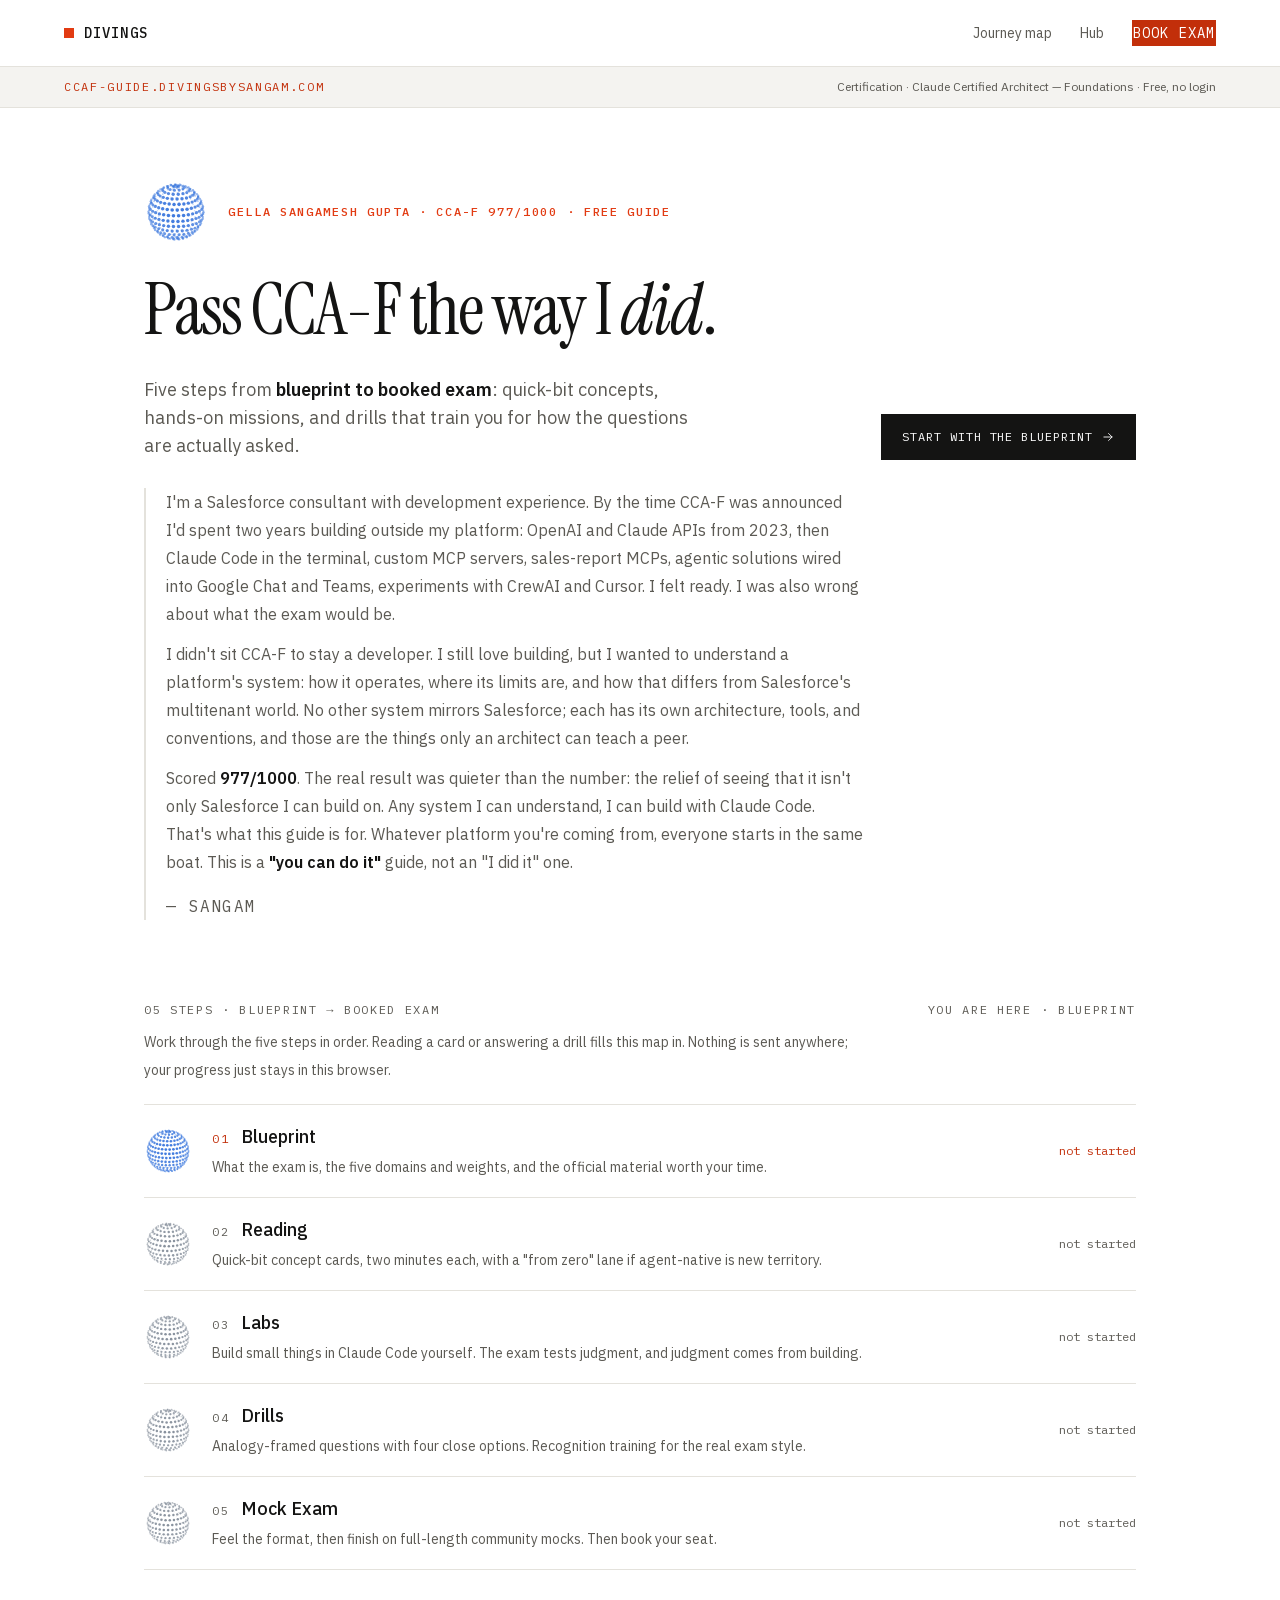
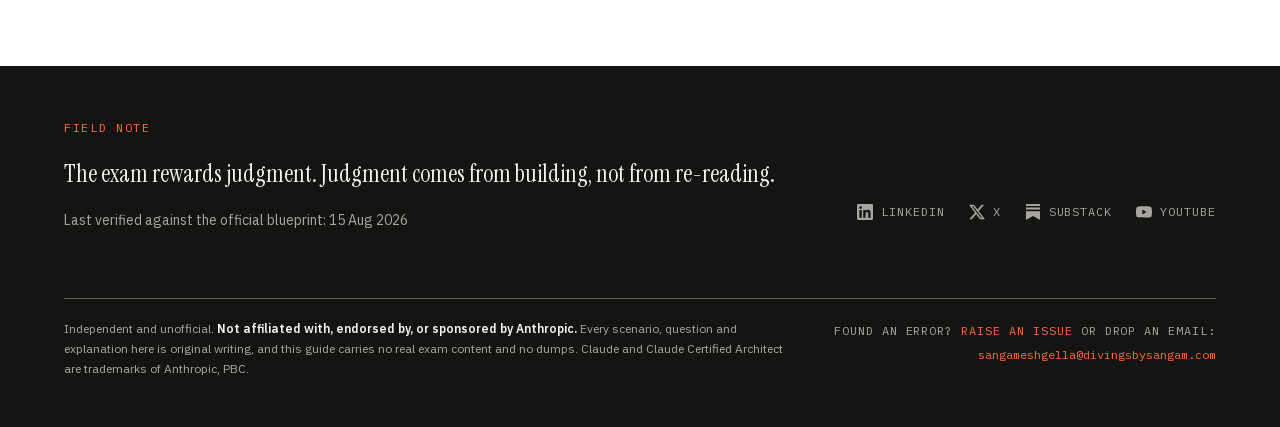
<file: index.html>
<!doctype html>
<html lang="en">
<head>
<meta charset="utf-8">
<meta name="viewport" content="width=device-width, initial-scale=1">
<title>CCA-F Interactive Guide · Divings by Sangam</title>
<meta name="description" content="A free, interactive five-step study guide for the Claude Certified Architect – Foundations exam, built from a 977/1000 pass.">
<meta name="theme-color" content="#ffffff">

<link rel="icon" href="assets/mark.svg" type="image/svg+xml">
<link rel="icon" href="assets/favicon-32.png" sizes="32x32" type="image/png">
<link rel="icon" href="assets/favicon-16.png" sizes="16x16" type="image/png">
<link rel="apple-touch-icon" href="assets/apple-touch-icon.png">

<meta property="og:type" content="website">
<meta property="og:site_name" content="Divings by Sangam">
<meta property="og:title" content="CCA-F Interactive Guide">
<meta property="og:description" content="Five steps from blueprint to booked exam: quick-bit concepts, hands-on missions, and drills that train you for how the questions are actually asked. Built from a 977/1000 pass. Free, no login.">
<meta property="og:url" content="https://ccaf-guide.divingsbysangam.com/">
<meta property="og:image" content="https://ccaf-guide.divingsbysangam.com/assets/og-image.png">
<meta property="og:image:width" content="1200">
<meta property="og:image:height" content="630">
<meta name="twitter:card" content="summary_large_image">
<meta name="twitter:title" content="CCA-F Interactive Guide">
<meta name="twitter:description" content="Five steps from blueprint to booked exam. Built from a 977/1000 pass. Free, no login.">
<meta name="twitter:image" content="https://ccaf-guide.divingsbysangam.com/assets/og-image.png">

<link rel="preload" href="assets/fonts/ibm-plex-sans-var.woff2" as="font" type="font/woff2" crossorigin>
<link rel="preload" href="assets/fonts/instrument-serif-400.woff2" as="font" type="font/woff2" crossorigin>
<link rel="stylesheet" href="css/main.css">
</head>
<body>

<a class="skip-link" href="#view">Skip to content</a>

<!-- Field System chrome: nav (template T01) -->
<header class="site-nav">
  <a class="brand" href="https://divingsbysangam.com" rel="noopener">
    <span class="brand-mark" aria-hidden="true"></span>
    <span class="brand-word">Divings</span>
  </a>
  <nav class="nav-links" aria-label="Site">
    <a href="#/">Journey map</a>
    <a href="https://divingsbysangam.com" rel="noopener">Hub</a>
    <a class="btn signal" href="https://anthropic-partners.skilljar.com/claude-certified-architect-foundations-certification" target="_blank" rel="noopener">Book exam</a>
  </nav>
</header>

<!-- Field System chrome: subdomain bar (template T02) -->
<div class="subdomain-bar">
  <span class="host">ccaf-guide.divingsbysangam.com</span>
  <span class="desc">Certification · Claude Certified Architect — Foundations · Free, no login</span>
</div>

<div class="wrap">
  <header class="hero" id="hero">
    <div class="hero-top">
      <canvas class="orb hero-orb" data-state="current" data-size="64" aria-hidden="true"></canvas>
      <p class="kicker">Gella Sangamesh Gupta · CCA-F 977/1000 · Free guide</p>
    </div>
    <h1>Pass CCA-F the way I <em>did</em>.</h1>
    <div class="hero-row">
      <p class="sub">
        Five steps from <strong>blueprint to booked exam</strong>: quick-bit concepts, hands-on
        missions, and drills that train you for how the questions are <em>actually</em> asked.
      </p>
      <p class="hero-cta" id="hero-cta"></p>
    </div>
    <div class="story" id="story">
      <!-- filled from CCAF_STORY.hero by app.js -->
    </div>
  </header>

  <main id="view" tabindex="-1">
    <!-- Journey Map or a step page renders here -->
  </main>
  <p class="sr-only" id="route-announce" role="status" aria-live="polite"></p>
</div>

<!-- Field System chrome: inverse insight band (template T01) -->
<footer class="site-foot">
  <div class="foot-main">
    <p class="foot-kicker">Field note</p>
    <p class="foot-line">The exam rewards judgment. Judgment comes from building, not from re-reading.</p>
    <p class="foot-meta">Last verified against the official blueprint: <time id="last-verified"></time></p>
  </div>
  <nav class="foot-social" id="foot-social" aria-label="Sangam elsewhere">
    <!-- filled from CCAF_SOCIALS by app.js -->
  </nav>

  <div class="foot-fine">
    <p class="foot-disclaimer">
      Independent and unofficial. <strong>Not affiliated with, endorsed by, or sponsored by Anthropic.</strong>
      Every scenario, question and explanation here is original writing, and this guide carries no
      real exam content and no dumps. Claude and Claude Certified Architect are trademarks of Anthropic, PBC.
    </p>
    <p class="foot-feedback"><span class="nb">Found an error?</span>
      <span class="nb"><a href="https://github.com/divingsbysangam/ccaf-interactive-guide/issues/new" target="_blank" rel="noopener">Raise an issue<span class="sr-only"> (opens in new tab)</span></a></span>
      <span class="nb">or drop an email:</span>
      <a href="mailto:sangameshgella@divingsbysangam.com?subject=CCA-F%20Interactive%20Guide%20feedback"><span class="addr">sangameshgella@divingsbysangam.com</span></a>
    </p>
  </div>
</footer>

<script src="js/orb.js"></script>
<script src="js/icons.js"></script>
<script src="js/content.js"></script>
<script src="js/app.js"></script>
</body>
</html>
</file>
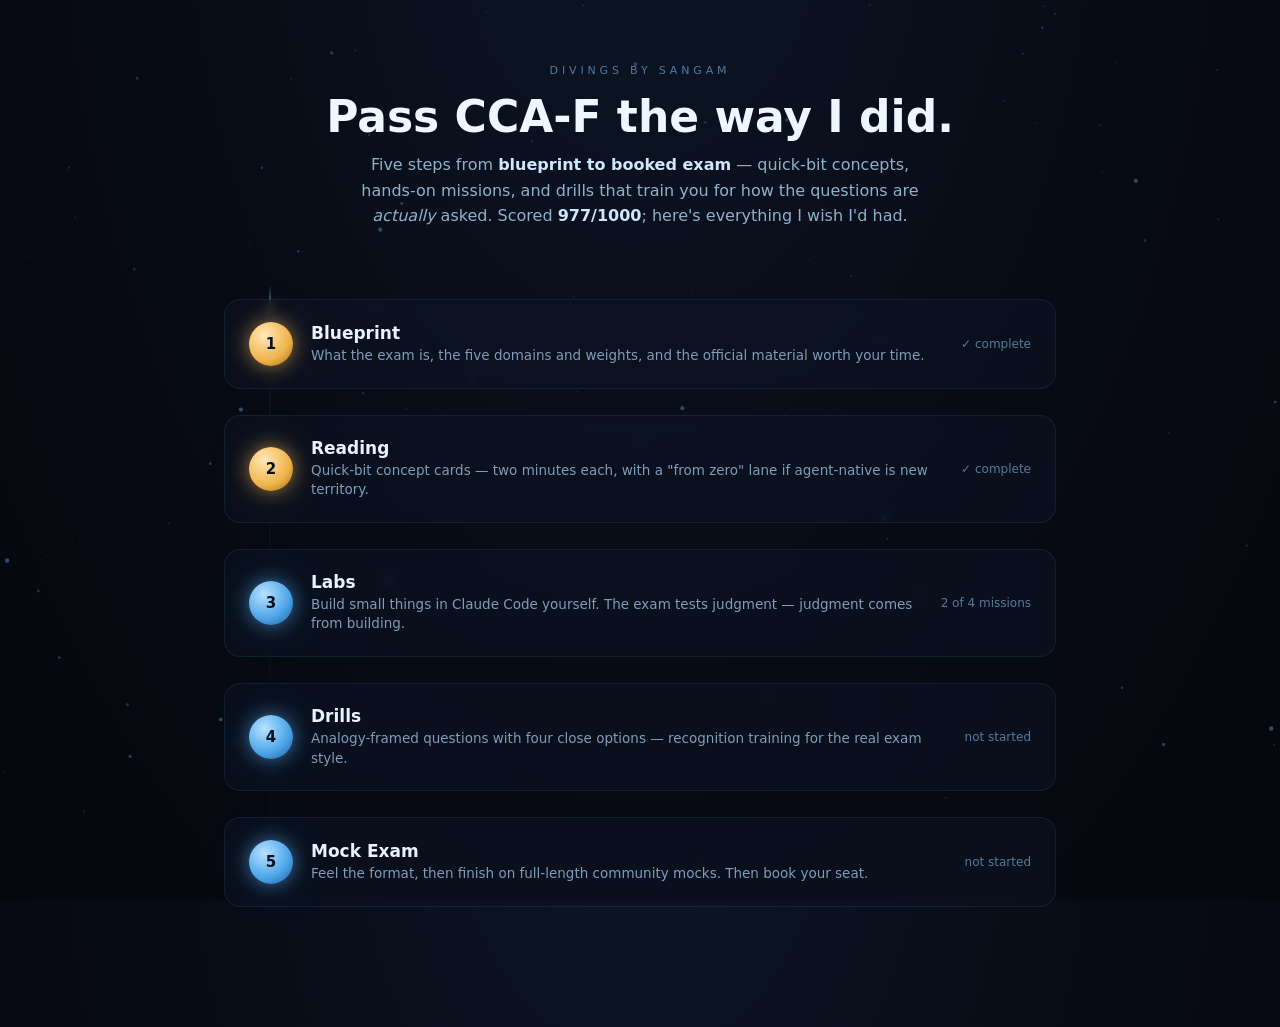
<file: demos/guide-particles-preview.html>
<!doctype html>
<html>
<head>
<meta charset="utf-8">
<title>CCA-F Guide — particle ambience preview</title>
<style>
  * { box-sizing:border-box; margin:0; padding:0; }
  html, body { height:100%; }
  body {
    background:radial-gradient(ellipse at 50% -20%, #0d1526 0%, #070b14 55%, #05070d 100%);
    color:#dce8f5; font-family:-apple-system,system-ui,'Segoe UI',sans-serif;
    overflow-x:hidden; min-height:100%;
  }
  #stars { position:fixed; inset:0; z-index:0; pointer-events:none; }
  .wrap { position:relative; z-index:1; max-width:880px; margin:0 auto; padding:64px 24px 120px; }
  .kicker { text-align:center; letter-spacing:.35em; text-transform:uppercase; font-size:11px; color:#4d7ba6; }
  h1 { text-align:center; font-size:clamp(28px,5vw,44px); font-weight:650; margin:14px 0 10px; color:#eef6ff; }
  .sub { text-align:center; color:#8fb0cc; font-size:16px; max-width:560px; margin:0 auto 70px; line-height:1.6; }
  .sub b { color:#cfe6ff; font-weight:600; }
  .map { position:relative; display:flex; flex-direction:column; gap:26px; }
  .step {
    position:relative; display:flex; gap:18px; align-items:center;
    background:rgba(13,21,38,.55); border:1px solid rgba(80,140,200,.14);
    border-radius:16px; padding:22px 24px; backdrop-filter:blur(4px);
    transition:border-color .3s, transform .3s; cursor:pointer;
  }
  .step:hover { border-color:rgba(120,190,255,.45); transform:translateY(-2px); }
  .node {
    width:44px; height:44px; border-radius:50%; flex:0 0 44px;
    display:flex; align-items:center; justify-content:center; font-weight:700; font-size:15px;
    color:#06121f; background:radial-gradient(circle at 35% 30%, #b8e2ff, #4aa3e8 60%, #1d5a94);
    box-shadow:0 0 18px rgba(90,180,255,.55), 0 0 46px rgba(90,180,255,.18);
  }
  .step.done .node { background:radial-gradient(circle at 35% 30%, #ffe9b8, #f0b34a 60%, #a06614); box-shadow:0 0 18px rgba(255,190,90,.55), 0 0 46px rgba(255,190,90,.18); }
  .step h3 { font-size:17px; color:#e8f3ff; font-weight:600; }
  .step p { color:#7f9cba; font-size:13.5px; margin-top:3px; line-height:1.45; }
  .prog { margin-left:auto; font-size:12px; color:#557a9e; white-space:nowrap; }
</style>
</head>
<body>
<canvas id="stars"></canvas>
<div class="wrap">
  <div class="kicker">Divings by Sangam</div>
  <h1>Pass CCA-F the way I did.</h1>
  <p class="sub">Five steps from <b>blueprint to booked exam</b> — quick-bit concepts, hands-on missions, and drills that train you for how the questions are <i>actually</i> asked. Scored <b>977/1000</b>; here's everything I wish I'd had.</p>

  <div class="map" id="map">
    <div class="step done" data-i="0">
      <div class="node">1</div>
      <div><h3>Blueprint</h3><p>What the exam is, the five domains and weights, and the official material worth your time.</p></div>
      <div class="prog">✓ complete</div>
    </div>
    <div class="step done" data-i="1">
      <div class="node">2</div>
      <div><h3>Reading</h3><p>Quick-bit concept cards — two minutes each, with a "from zero" lane if agent-native is new territory.</p></div>
      <div class="prog">✓ complete</div>
    </div>
    <div class="step" data-i="2">
      <div class="node">3</div>
      <div><h3>Labs</h3><p>Build small things in Claude Code yourself. The exam tests judgment — judgment comes from building.</p></div>
      <div class="prog">2 of 4 missions</div>
    </div>
    <div class="step" data-i="3">
      <div class="node">4</div>
      <div><h3>Drills</h3><p>Analogy-framed questions with four close options — recognition training for the real exam style.</p></div>
      <div class="prog">not started</div>
    </div>
    <div class="step" data-i="4">
      <div class="node">5</div>
      <div><h3>Mock Exam</h3><p>Feel the format, then finish on full-length community mocks. Then book your seat.</p></div>
      <div class="prog">not started</div>
    </div>
  </div>
</div>

<script>
const cv = document.getElementById('stars');
const ctx = cv.getContext('2d');
let W, H, DPR = Math.min(devicePixelRatio, 2);
function resize(){
  W = cv.width = innerWidth * DPR; H = cv.height = innerHeight * DPR;
  cv.style.width = innerWidth + 'px'; cv.style.height = innerHeight + 'px';
}
resize(); addEventListener('resize', resize);

// ambient field: 3 depth layers of slow drifting particles
const layers = [
  { n: 90, speed: 0.02, size: 1.0, alpha: 0.35 },
  { n: 60, speed: 0.045, size: 1.6, alpha: 0.5 },
  { n: 30, speed: 0.08, size: 2.2, alpha: 0.7 },
];
const dots = [];
for (const L of layers) for (let i = 0; i < L.n; i++) {
  dots.push({
    x: Math.random(), y: Math.random(),
    a: Math.random() * Math.PI * 2, // drift direction
    tw: Math.random() * Math.PI * 2, // twinkle phase
    L
  });
}

// flowing sparks that travel down the journey path (alongside the step cards)
const sparks = [];
function pathX(){ // x position of the path line in canvas px
  const wrap = document.querySelector('.map');
  const r = wrap.getBoundingClientRect();
  return (r.left + 46) * DPR; // through the node centers
}
function spawnSpark(){
  const map = document.querySelector('.map').getBoundingClientRect();
  sparks.push({ y: (map.top + scrollY - 10) * DPR, life: 1, v: (0.6 + Math.random()*0.8) * DPR });
  if (sparks.length > 14) sparks.shift();
}
setInterval(spawnSpark, 700);

let mouse = { x: -1e5, y: -1e5 };
addEventListener('mousemove', e => { mouse.x = e.clientX * DPR; mouse.y = e.clientY * DPR; });

function draw(t){
  requestAnimationFrame(draw);
  ctx.clearRect(0, 0, W, H);
  const time = t / 1000;

  // ambient dots
  for (const d of dots) {
    d.x += Math.cos(d.a) * d.L.speed / 1000;
    d.y += Math.sin(d.a) * d.L.speed / 1000;
    d.a += Math.sin(time * 0.1 + d.tw) * 0.002; // slow wander
    if (d.x < 0) d.x = 1; if (d.x > 1) d.x = 0;
    if (d.y < 0) d.y = 1; if (d.y > 1) d.y = 0;
    let px = d.x * W, py = d.y * H;
    // gentle repel near cursor: particles lean away, feels alive but calm
    const dx = px - mouse.x, dy = py - mouse.y;
    const dist2 = dx*dx + dy*dy, R = 120 * DPR;
    if (dist2 < R*R) {
      const f = (1 - Math.sqrt(dist2)/R) * 14 * DPR;
      px += (dx / (Math.sqrt(dist2)+1)) * f; py += (dy / (Math.sqrt(dist2)+1)) * f;
    }
    const tw = 0.6 + 0.4 * Math.sin(time * 0.8 + d.tw);
    ctx.beginPath();
    ctx.fillStyle = `rgba(140,195,255,${d.L.alpha * tw * 0.5})`;
    ctx.arc(px, py, d.L.size * DPR * tw, 0, Math.PI * 2);
    ctx.fill();
  }

  // path sparks: little comets sliding down the journey line
  const px = pathX();
  const mapR = document.querySelector('.map').getBoundingClientRect();
  const yTop = (mapR.top) * DPR, yBot = (mapR.bottom) * DPR;
  // faint path line
  const grad = ctx.createLinearGradient(0, yTop, 0, yBot);
  grad.addColorStop(0, 'rgba(120,190,255,0.10)');
  grad.addColorStop(1, 'rgba(120,190,255,0.03)');
  ctx.strokeStyle = grad; ctx.lineWidth = 1 * DPR;
  ctx.beginPath(); ctx.moveTo(px, yTop); ctx.lineTo(px, yBot); ctx.stroke();

  for (let i = sparks.length - 1; i >= 0; i--) {
    const s = sparks[i];
    s.y += s.v;
    const yv = s.y - scrollY * DPR;
    if (yv > yBot) { sparks.splice(i, 1); continue; }
    if (yv < yTop) continue;
    const tail = 26 * DPR;
    const g = ctx.createLinearGradient(px, yv - tail, px, yv);
    g.addColorStop(0, 'rgba(120,200,255,0)');
    g.addColorStop(1, 'rgba(160,215,255,0.8)');
    ctx.strokeStyle = g; ctx.lineWidth = 1.6 * DPR;
    ctx.beginPath(); ctx.moveTo(px, yv - tail); ctx.lineTo(px, yv); ctx.stroke();
    ctx.beginPath();
    ctx.fillStyle = 'rgba(200,235,255,0.9)';
    ctx.arc(px, yv, 1.8 * DPR, 0, Math.PI * 2);
    ctx.fill();
  }
}
requestAnimationFrame(draw);

// completing a step: gentle particle burst from its node (click to preview)
document.querySelectorAll('.step').forEach(el => el.addEventListener('click', () => {
  const node = el.querySelector('.node').getBoundingClientRect();
  const cx = (node.left + node.width/2) * DPR, cy = (node.top + node.height/2) * DPR;
  for (let i = 0; i < 26; i++) {
    const a = Math.random() * Math.PI * 2, sp = (0.4 + Math.random()) * 1.2;
    const d = dots[(Math.random() * dots.length) | 0];
    d.x = cx / W; d.y = cy / H; d.a = a; // recycle ambient dots as burst
  }
  el.classList.add('done');
}));
</script>
</body>
</html>
</file>
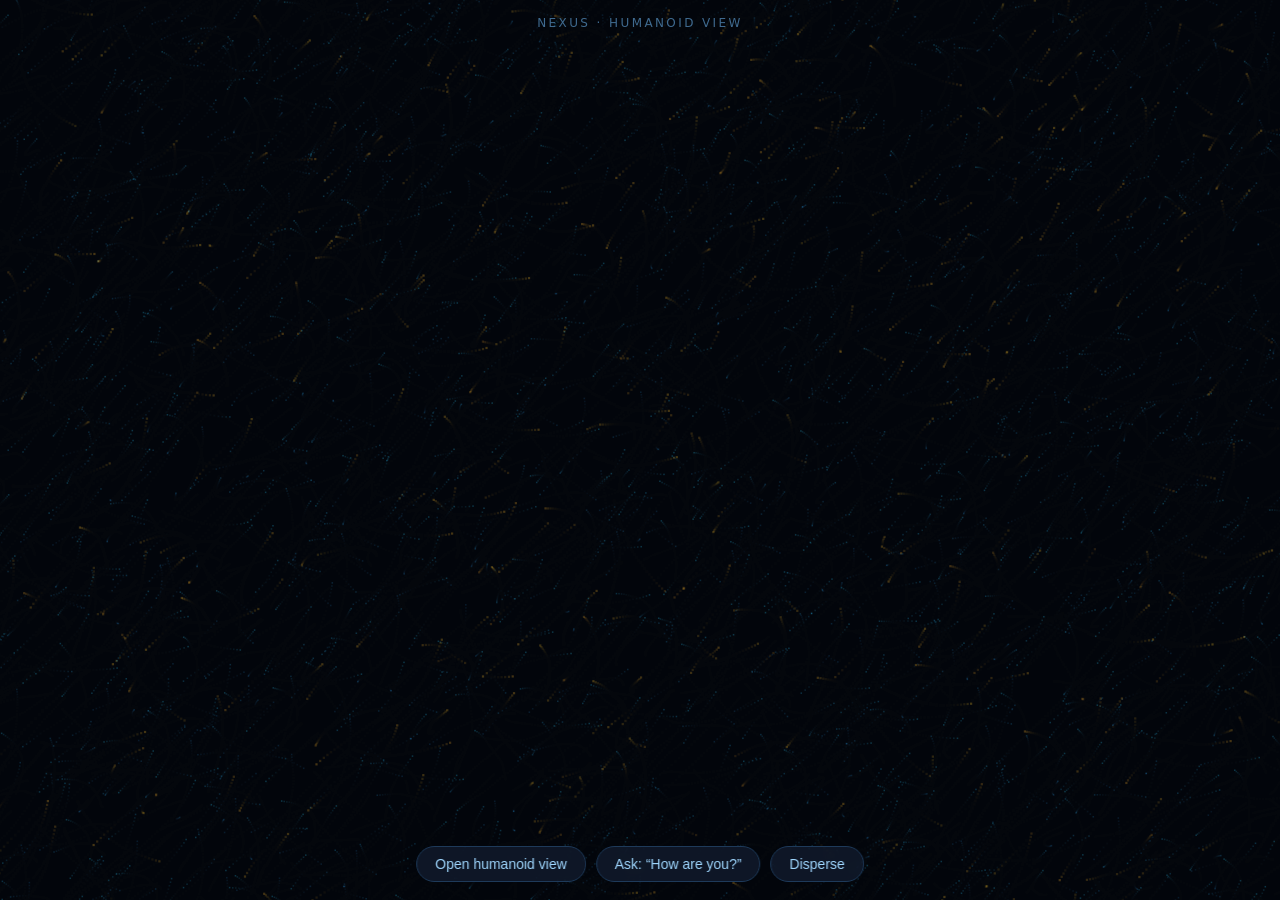
<file: demos/humanoid-avatar-demo.html>
<!doctype html>
<html>
<head>
<meta charset="utf-8">
<title>Humanoid Avatar — particle demo</title>
<style>
  html, body { margin:0; height:100%; background:#05070c; overflow:hidden; font-family:-apple-system,system-ui,sans-serif; }
  canvas { display:block; }
  .hud { position:fixed; bottom:18px; left:50%; transform:translateX(-50%); display:flex; gap:10px; z-index:2; }
  button {
    background:rgba(20,30,50,.7); color:#9fd7ff; border:1px solid #1e3a5a; border-radius:999px;
    padding:9px 18px; font-size:14px; cursor:pointer; backdrop-filter:blur(6px);
  }
  button:hover { background:rgba(30,50,80,.9); }
  .tag { position:fixed; top:16px; left:50%; transform:translateX(-50%); color:#3f6a8f; font-size:12px; letter-spacing:.2em; text-transform:uppercase; z-index:2; }
  .caption { position:fixed; bottom:70px; left:50%; transform:translateX(-50%); color:#e8f4ff; font-size:16px; z-index:2; text-shadow:0 2px 8px #000; opacity:0; transition:opacity .3s; }
</style>
</head>
<body>
<div class="tag">NEXUS · HUMANOID VIEW</div>
<div class="caption" id="caption"></div>
<canvas id="c"></canvas>
<div class="hud">
  <button onclick="assemble()">Open humanoid view</button>
  <button onclick="ask()">Ask: “How are you?”</button>
  <button onclick="disperse()">Disperse</button>
</div>
<script>
const canvas = document.getElementById('c');
const ctx = canvas.getContext('2d');
let W, H, cx, cy, scale;
function resize() {
  W = canvas.width = innerWidth * devicePixelRatio;
  H = canvas.height = innerHeight * devicePixelRatio;
  canvas.style.width = innerWidth + 'px';
  canvas.style.height = innerHeight + 'px';
  cx = W/2; cy = H*0.46; scale = Math.min(W, H) / 900;
}
resize(); addEventListener('resize', resize);

// --- Build silhouette targets by sampling an offscreen drawing ---
function silhouettePoints(n) {
  const off = document.createElement('canvas');
  const s = 400; off.width = s; off.height = s;
  const o = off.getContext('2d');
  o.fillStyle = '#fff';
  // head
  o.beginPath(); o.ellipse(s/2, s*0.30, s*0.115, s*0.15, 0, 0, Math.PI*2); o.fill();
  // neck
  o.fillRect(s*0.455, s*0.42, s*0.09, s*0.09);
  // shoulders / torso dome
  o.beginPath();
  o.moveTo(s*0.13, s*0.95);
  o.bezierCurveTo(s*0.14, s*0.62, s*0.32, s*0.50, s*0.5, s*0.50);
  o.bezierCurveTo(s*0.68, s*0.50, s*0.86, s*0.62, s*0.87, s*0.95);
  o.closePath(); o.fill();
  const img = o.getImageData(0, 0, s, s).data;
  const pts = [];
  let guard = 0;
  while (pts.length < n && guard++ < n*300) {
    const x = Math.random()*s, y = Math.random()*s;
    const a = img[(((y|0)*s) + (x|0))*4 + 3];
    if (a > 128) {
      // bias toward contour-band look: keep rows in stripes
      if (((y*0.5)|0) % 2 === 0 || Math.random() < 0.25) {
        pts.push({ x:(x - s/2)/s, y:(y - s*0.55)/s });
      }
    }
  }
  return pts;
}

const N = 4200;
const targets = silhouettePoints(N);
const parts = targets.map(t => ({
  tx:t.x, ty:t.y,
  x:(Math.random()-0.5)*2.4, y:(Math.random()-0.5)*2.4,
  vx:0, vy:0,
  seed:Math.random()*Math.PI*2,
  faceDist:Math.hypot(t.x, t.y+0.25)  // distance from face center
}));

let mode = 'dispersed';       // dispersed | assembling | idle | speaking
let speakEnv = 0;             // 0..1 amplitude envelope while speaking
let rings = [];               // ripple rings
const bootTime = Date.now();

function assemble(){ mode = 'assembling'; showCaption('Opening the humanoid view'); }
function disperse(){ mode = 'dispersed'; showCaption(''); }

function showCaption(text){
  const el = document.getElementById('caption');
  el.textContent = text; el.style.opacity = text ? 1 : 0;
  if (text) setTimeout(() => { if (el.textContent === text) el.style.opacity = 0; }, 3500);
}

function ask(){
  if (mode === 'dispersed') assemble();
  const upMin = Math.floor((Date.now() - bootTime)/60000);
  const upSec = Math.floor((Date.now() - bootTime)/1000) % 60;
  const line = `I'm running. Up ${upMin} minutes ${upSec} seconds since deploy.`;
  showCaption(line);
  const u = new SpeechSynthesisUtterance(line);
  u.rate = 0.95; u.pitch = 0.8;
  u.onstart = () => { mode = 'speaking'; };
  u.onend = () => { mode = 'idle'; speakEnv = 0; };
  speechSynthesis.cancel(); speechSynthesis.speak(u);
}

function draw(){
  requestAnimationFrame(draw);
  const t = performance.now()/1000;
  ctx.fillStyle = 'rgba(5,7,12,0.35)';
  ctx.fillRect(0, 0, W, H);
  ctx.globalCompositeOperation = 'lighter';

  // speech envelope: pseudo-random voice amplitude
  if (mode === 'speaking') {
    speakEnv += ((0.4 + 0.6*Math.abs(Math.sin(t*7.3) * Math.sin(t*3.1))) - speakEnv) * 0.2;
    if (Math.random() < 0.06) rings.push({ r: 60*scale, a: 0.5 });
  } else {
    speakEnv *= 0.94;
  }

  // ripple rings around the head
  const headY = cy - 210*scale*0.55*2*0.55; // approximate head center
  for (let i = rings.length-1; i >= 0; i--) {
    const g = rings[i];
    g.r += 2.4*scale + speakEnv*2*scale; g.a *= 0.965;
    if (g.a < 0.02) { rings.splice(i,1); continue; }
    ctx.beginPath();
    ctx.strokeStyle = `rgba(90,190,255,${g.a})`;
    ctx.lineWidth = 1.2*scale;
    ctx.arc(cx, cy - 150*scale, g.r, 0, Math.PI*2);
    ctx.stroke();
  }

  const S = 560*scale; // figure scale
  for (const p of parts) {
    let ax = 0, ay = 0;
    if (mode === 'dispersed') {
      ax = (Math.sin(p.seed + t*0.7))*0.0006 + (Math.random()-0.5)*0.0008;
      ay = (Math.cos(p.seed*1.3 + t*0.6))*0.0006 + (Math.random()-0.5)*0.0008;
    } else {
      // spring toward target with per-particle flow wobble
      const wob = 0.006*Math.sin(t*1.6 + p.seed*4) * (mode==='speaking' ? 1 + speakEnv*2.5 : 1);
      const dx = (p.tx + wob*Math.sin(p.seed)) - p.x;
      const dy = (p.ty + wob*Math.cos(p.seed)) - p.y;
      ax = dx * 0.012; ay = dy * 0.012;
    }
    p.vx = (p.vx + ax) * 0.92;
    p.vy = (p.vy + ay) * 0.92;
    p.x += p.vx; p.y += p.vy;

    const px = cx + p.x * S;
    const py = cy + p.y * S + 40*scale;

    // face glows orange, body cyan-blue; brightness pulses on speech
    const face = Math.max(0, 1 - p.faceDist*3.2);
    const pulse = 0.65 + 0.35*Math.sin(t*2 + p.seed*6) + speakEnv*0.5;
    let r, g, b;
    if (face > 0.4) { r = 255; g = 140 + face*60; b = 30; }
    else { r = 40; g = 150 + 60*pulse; b = 255; }
    const alpha = (0.25 + 0.5*pulse) * (mode==='dispersed' ? 0.35 : 1) * Math.min(1, face>0.4 ? face*1.6 : 0.9);
    ctx.fillStyle = `rgba(${r|0},${g|0},${b|0},${alpha})`;
    const size = (face > 0.4 ? 2.2 : 1.5) * scale * (1 + speakEnv*0.4);
    ctx.fillRect(px, py, size, size);
  }
  ctx.globalCompositeOperation = 'source-over';
}
draw();
</script>
</body>
</html>
</file>
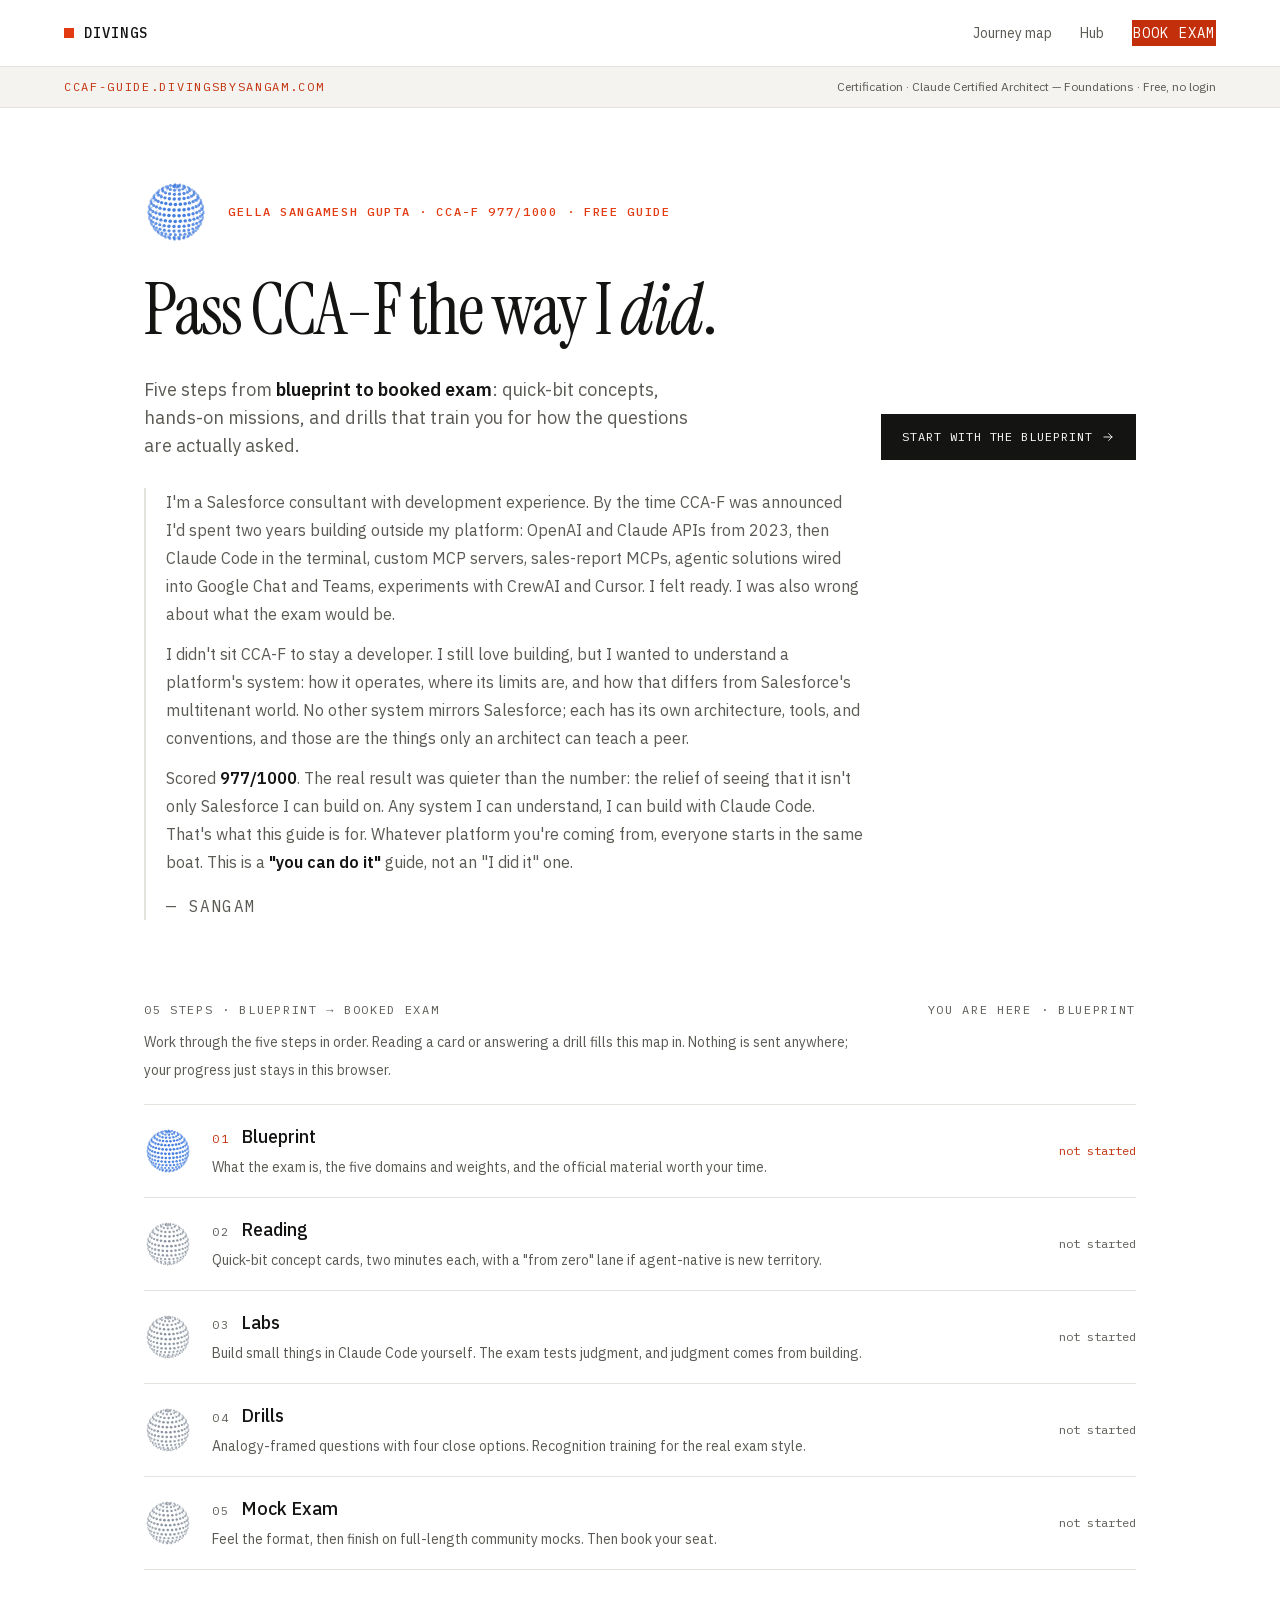
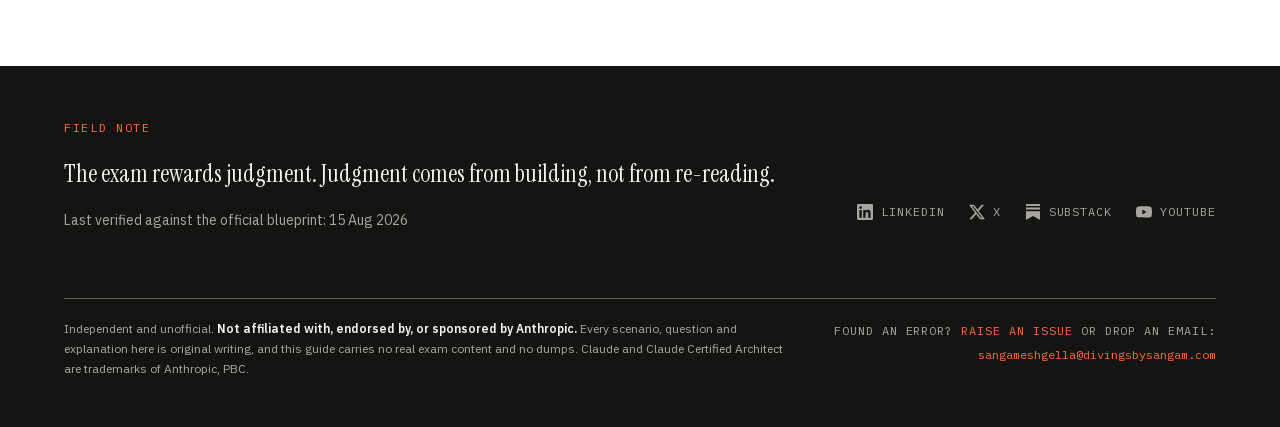
<file: demos/scaffold-preview.html>
<!doctype html>
<html lang="en">
<head>
<meta charset="utf-8">
<meta name="viewport" content="width=device-width, initial-scale=1">
<!-- GENERATED preview bundle: do not edit; run `node scripts/build-preview.js` -->
<title>[Preview] CCA-F Interactive Guide · Divings by Sangam</title>
<meta name="description" content="A free, interactive five-step study guide for the Claude Certified Architect – Foundations exam, built from a 977/1000 pass.">
<meta name="theme-color" content="#ffffff">

<link rel="icon" href="assets/mark.svg" type="image/svg+xml">
<link rel="icon" href="assets/favicon-32.png" sizes="32x32" type="image/png">
<link rel="icon" href="assets/favicon-16.png" sizes="16x16" type="image/png">
<link rel="apple-touch-icon" href="assets/apple-touch-icon.png">

<meta property="og:type" content="website">
<meta property="og:site_name" content="Divings by Sangam">
<meta property="og:title" content="CCA-F Interactive Guide">
<meta property="og:description" content="Five steps from blueprint to booked exam: quick-bit concepts, hands-on missions, and drills that train you for how the questions are actually asked. Built from a 977/1000 pass. Free, no login.">
<meta property="og:url" content="https://ccaf-guide.divingsbysangam.com/">
<meta property="og:image" content="https://ccaf-guide.divingsbysangam.com/assets/og-image.png">
<meta property="og:image:width" content="1200">
<meta property="og:image:height" content="630">
<meta name="twitter:card" content="summary_large_image">
<meta name="twitter:title" content="CCA-F Interactive Guide">
<meta name="twitter:description" content="Five steps from blueprint to booked exam. Built from a 977/1000 pass. Free, no login.">
<meta name="twitter:image" content="https://ccaf-guide.divingsbysangam.com/assets/og-image.png">


<style>
/* CCA-F Interactive Guide — Divings Field System v1.0 (DIV-49)
   ---------------------------------------------------------------------------
   Source of truth: the "Divings Design System" Paper file (Foundations —
   Field System, 02 Templates). Token names and values are copied verbatim from
   that file's token set; the chrome (nav, subdomain bar, rule-separated rows,
   inverse insight band) is copied from templates T01/T02.

   Field System rules this file obeys:
     01 STRUCTURE FIRST  — grid, type and rules before decoration
     02 ONE HOT SIGNAL   — safety orange is the only loud colour; action, not wallpaper
     03 WRITER + BUILDER — serif for thought, sans for product, mono for coordinates
     04 INHERIT, THEN FLEX — a subdomain may change density, not identity

   Deviations, all deliberate and documented:
     * --color-primary-ink / --color-primary-on-inverse: darkened / lightened
       safety orange used ONLY for small text on chalk and on the inverse band,
       where raw #E23B12 measures 4.28:1 and 3.92:1. WCAG 2.2 AA is a hard
       project requirement (see docs/ACCESSIBILITY-AUDIT-2026-08.md), so text
       roles get an AA-safe sibling; every fill, rule and large display use
       keeps the exact --color-primary.
     * --color-warning is a fill/rule colour only (2.42:1 on white).
     * The dot-lattice orbs keep their approved grey / blue / gold palette
       (js/orb.js) — carried over unchanged from demos/wireframe-orbs.html.
   --------------------------------------------------------------------------- */

/* ---------- fonts: self-hosted (OFL), so file:// and offline both work ---------- */
@font-face {
  font-family: 'Instrument Serif';
  font-style: normal; font-weight: 400; font-display: swap;
  src: url('[data-uri]') format('woff2');
}
@font-face {
  font-family: 'Instrument Serif';
  font-style: italic; font-weight: 400; font-display: swap;
  src: url('[data-uri]') format('woff2');
}
@font-face {
  font-family: 'IBM Plex Sans';
  font-style: normal; font-weight: 100 700; font-display: swap;
  src: url('[data-uri]') format('woff2');
}
@font-face {
  font-family: 'IBM Plex Mono';
  font-style: normal; font-weight: 400; font-display: swap;
  src: url('[data-uri]') format('woff2');
}
@font-face {
  font-family: 'IBM Plex Mono';
  font-style: normal; font-weight: 500; font-display: swap;
  src: url('[data-uri]') format('woff2');
}

/* ---------- tokens (verbatim from the Paper file) ---------- */
:root {
  /* colour — semantic */
  --color-background: #FFFFFF;
  --color-foreground: #141413;
  --color-muted: #5C5A54;
  --color-border: #E4E2DC;
  --color-surface: #F4F3F0;
  --color-primary: #E23B12;
  --color-primary-foreground: #FFFFFF;
  --color-inverse: #141413;
  --color-inverse-foreground: #F4F3F0;
  --color-inverse-muted: #A8A59C;
  --color-success: #2F6B3A;
  --color-warning: #C9A227;
  --color-danger: #C81E1E;

  /* colour — scene names (same values, kept for readability) */
  --color-white: #FFFFFF;
  --color-concrete: #EDECEA;
  --color-formwork: #5C5A54;
  --color-steel: #141413;
  --color-safety: #E23B12;
  --color-ink: #141413;
  --color-chalk: #F4F3F0;

  /* AA-safe text siblings of the hot signal (see header note) */
  --color-primary-ink: #C22F0A;         /* safety as small text, and as the fill behind white
                                           button labels: #FFF on raw #E23B12 is only 4.31:1 */
  --color-primary-on-inverse: #FF6A3D;  /* safety on steel — 6.48:1 */
  --color-warning-ink: #7A6112;         /* warning as text on white/chalk */
  --color-success-soft: #EFF4EF;
  --color-danger-soft: #FBEFEE;
  --color-primary-soft: #FCEEE9;

  /* type */
  --font-sans: 'IBM Plex Sans', ui-sans-serif, system-ui, -apple-system, 'Segoe UI', sans-serif;
  --font-serif: 'Instrument Serif', ui-serif, Georgia, 'Times New Roman', serif;
  --font-mono: 'IBM Plex Mono', ui-monospace, SFMono-Regular, Menlo, Consolas, monospace;

  --text-xs: 12px;  --text-sm: 14px;  --text-base: 16px; --text-lg: 18px;
  --text-xl: 20px;  --text-2xl: 24px; --text-3xl: 32px;  --text-4xl: 40px;
  --text-5xl: 56px; --text-6xl: 72px; --text-display: 88px;

  --font-weight-light: 300; --font-weight-regular: 400; --font-weight-medium: 500;
  --font-weight-semibold: 600; --font-weight-bold: 700;

  --tracking-tighter: -0.04em; --tracking-tight: -0.02em; --tracking-normal: 0em;
  --tracking-wide: 0.08em; --tracking-wider: 0.14em;

  --leading-tight: 20px; --leading-snug: 24px; --leading-normal: 28px;
  --leading-relaxed: 32px; --leading-display: 88px;

  /* layout */
  --breakpoint-sm: 640px; --breakpoint-md: 768px; --breakpoint-lg: 1024px;
  --breakpoint-xl: 1280px; --breakpoint-2xl: 1440px;
  --container-prose: 720px; --container-md: 960px; --container-lg: 1120px; --container-xl: 1280px;

  --spacing-0: 0px; --spacing-1: 4px;  --spacing-2: 8px;  --spacing-3: 12px;
  --spacing-4: 16px; --spacing-5: 20px; --spacing-6: 24px; --spacing-8: 32px;
  --spacing-10: 40px; --spacing-12: 48px; --spacing-16: 64px; --spacing-20: 80px;
  --spacing-24: 96px; --spacing-32: 128px;

  --radius-none: 0px; --radius-sm: 2px; --radius-md: 4px; --radius-lg: 8px; --radius-full: 9999px;

  /* guide-local: the page gutter, one value so every band lines up */
  --gutter: var(--spacing-16);
}

/* ---------- reset + base ---------- */
* { box-sizing: border-box; margin: 0; padding: 0; }
html { scroll-behavior: smooth; -webkit-text-size-adjust: 100%; }
html, body { min-height: 100%; }

body {
  background: var(--color-background);
  color: var(--color-foreground);
  font-family: var(--font-sans);
  font-size: var(--text-base);
  line-height: var(--leading-normal);
  font-synthesis: none;
  -webkit-font-smoothing: antialiased;
  display: flex; flex-direction: column; min-height: 100vh;
}

h1, h2, h3, h4 { font-family: var(--font-serif); font-weight: var(--font-weight-regular); }

a { color: var(--color-foreground); }

/* mono "coordinates": eyebrows, meta, labels, buttons */
.mono, .eyebrow, .coord {
  font-family: var(--font-mono);
  font-size: var(--text-xs);
  letter-spacing: var(--tracking-wider);
  text-transform: uppercase;
  line-height: var(--leading-tight);
}
.eyebrow { color: var(--color-primary); font-weight: var(--font-weight-medium); }
.coord { color: var(--color-muted); }

.sr-only {
  position: absolute; width: 1px; height: 1px; padding: 0; margin: -1px;
  overflow: hidden; clip: rect(0 0 0 0); white-space: nowrap; border: 0;
}

/* ---------- chrome: nav (template T01/T02) ---------- */
.site-nav {
  display: flex; align-items: center; justify-content: space-between;
  padding: var(--spacing-5) var(--gutter);
  border-bottom: 1px solid var(--color-border);
  gap: var(--spacing-4);
}
.brand { display: flex; align-items: center; gap: 10px; text-decoration: none; }
.brand-mark { width: 10px; height: 10px; flex: 0 0 10px; background: var(--color-primary); }
.brand-word {
  font-family: var(--font-mono); font-size: var(--text-sm);
  letter-spacing: var(--tracking-wide); text-transform: uppercase;
  font-weight: var(--font-weight-medium); line-height: 18px; color: var(--color-foreground);
}
.nav-links { display: flex; align-items: center; gap: 28px; }
.nav-links a {
  font-size: var(--text-sm); line-height: 18px; color: var(--color-muted);
  text-decoration: none; padding: 3px 0;
}
.nav-links a:hover { color: var(--color-foreground); }
.nav-links a[aria-current] { color: var(--color-foreground); }

/* ---------- chrome: subdomain bar (template T02) ---------- */
.subdomain-bar {
  display: flex; align-items: center; justify-content: space-between; gap: var(--spacing-4);
  padding: 10px var(--gutter);
  background: var(--color-surface);
  border-bottom: 1px solid var(--color-border);
}
.subdomain-bar .host {
  font-family: var(--font-mono); font-size: var(--text-xs);
  letter-spacing: var(--tracking-wider); text-transform: uppercase;
  line-height: var(--leading-tight); color: var(--color-primary-ink);
}
.subdomain-bar .desc { font-size: var(--text-xs); line-height: var(--leading-tight); color: var(--color-muted); }

/* ---------- shell ---------- */
.wrap {
  flex: 1 0 auto;
  width: 100%; max-width: var(--container-lg);
  margin: 0 auto; padding: 0 var(--gutter) var(--spacing-24);
}

.skip-link {
  position: absolute; left: var(--spacing-4); top: -60px; z-index: 50;
  background: var(--color-foreground); color: var(--color-background);
  font-family: var(--font-mono); font-size: var(--text-xs);
  letter-spacing: var(--tracking-wide); text-transform: uppercase;
  padding: var(--spacing-3) var(--spacing-4); text-decoration: none;
  transition: top .15s;
}
.skip-link:focus { top: var(--spacing-4); }

/* ---------- hero (template T01) ---------- */
.hero { display: flex; flex-direction: column; gap: 28px; padding: 72px 0 var(--spacing-12); }
.hero-top { display: flex; align-items: center; gap: var(--spacing-5); }
.hero-orb { display: block; flex: 0 0 auto; }
.kicker {
  font-family: var(--font-mono); font-size: var(--text-xs);
  letter-spacing: var(--tracking-wider); text-transform: uppercase;
  font-weight: var(--font-weight-medium); line-height: var(--leading-tight);
  color: var(--color-primary);
}
.hero h1 {
  font-family: var(--font-serif);
  font-size: clamp(40px, 7vw, var(--text-6xl));
  letter-spacing: -0.03em; line-height: 1.05;
  max-width: 1100px; color: var(--color-foreground);
}
.hero h1 em { font-style: italic; }
.hero-row { display: flex; align-items: flex-end; justify-content: space-between; gap: var(--spacing-8); flex-wrap: wrap; }
.hero .sub {
  font-size: var(--text-lg); line-height: var(--leading-normal);
  color: var(--color-muted); max-width: 560px;
}
.hero .sub strong { color: var(--color-foreground); font-weight: var(--font-weight-semibold); }
.hero-cta { display: flex; gap: var(--spacing-3); flex-wrap: wrap; }
.hero.compact { display: none; }          /* step routes show the deck, not the story */

/* hero story (DIV-25) — prose on the surface, not in a box */
.story { max-width: var(--container-prose); border-left: 2px solid var(--color-border); padding-left: var(--spacing-5); }
.story p { color: var(--color-muted); font-size: var(--text-base); line-height: var(--leading-normal); }
.story p + p { margin-top: var(--spacing-3); }
.story strong { color: var(--color-foreground); font-weight: var(--font-weight-semibold); }
.story em { font-style: italic; }
.story-sign {
  font-family: var(--font-mono); font-size: var(--text-xs);
  letter-spacing: var(--tracking-wide); text-transform: uppercase;
  color: var(--color-muted); margin-top: var(--spacing-4) !important;
}
.story-more {
  margin-top: var(--spacing-3); background: none; border: 0; cursor: pointer;
  font-family: var(--font-mono); font-size: var(--text-xs);
  letter-spacing: var(--tracking-wide); text-transform: uppercase;
  color: var(--color-primary-ink); padding: var(--spacing-2) 0;
}
.story-more:hover { color: var(--color-foreground); }

/* ---------- buttons (template T01: square, mono, no shadow) ---------- */
.btn {
  display: inline-flex; align-items: center; gap: var(--spacing-2);
  padding: var(--spacing-3) var(--spacing-5);
  font-family: var(--font-mono); font-size: var(--text-xs);
  letter-spacing: var(--tracking-wide); text-transform: uppercase;
  line-height: var(--leading-tight);
  border: 1px solid var(--color-foreground);
  background: var(--color-foreground); color: var(--color-background);
  text-decoration: none; cursor: pointer; border-radius: var(--radius-none);
  transition: background .15s, color .15s, border-color .15s;
}
.btn:hover { background: var(--color-primary-ink); border-color: var(--color-primary-ink); color: var(--color-primary-foreground); }
.btn[disabled], .btn[aria-disabled="true"] {
  border-color: var(--color-border); background: var(--color-surface);
  color: var(--color-muted); cursor: default; pointer-events: none;
}
.btn.ghost { background: none; color: var(--color-foreground); }
.btn.ghost:hover { background: var(--color-foreground); color: var(--color-background); }
.btn.signal { background: var(--color-primary-ink); border-color: var(--color-primary-ink); color: var(--color-primary-foreground); }
.btn.signal:hover { background: var(--color-foreground); border-color: var(--color-foreground); }
.btn .ico { width: 14px; height: 14px; }

/* ---------- icons: 1.5px hairline outline set (unchanged, per wireframe-components) ---------- */
.ico { width: 20px; height: 20px; fill: none; stroke: currentColor; stroke-width: 1.5; stroke-linecap: round; stroke-linejoin: round; flex: 0 0 auto; }

/* ---------- focus (DIV-47): in-palette, never lost ----------
   Scoped to operable controls. Headings and #view take focus programmatically
   on route / card changes (DIV-50, DIV-52 B3) so a screen reader lands in the
   right place — those must not paint a ring around a title. */
a:focus-visible, button:focus-visible, summary:focus-visible,
[role="tab"]:focus-visible, input:focus-visible, select:focus-visible, textarea:focus-visible {
  outline: 2px solid var(--color-primary);
  outline-offset: 2px;
}
.btn:focus-visible { outline-offset: 3px; }
[tabindex="-1"]:focus, [tabindex="-1"]:focus-visible { outline: none; }

/* ---------- journey map: rule-separated rows (template T01 "Ecosystem") ---------- */
.map-head {
  display: flex; align-items: baseline; justify-content: space-between; gap: var(--spacing-4);
  margin-top: var(--spacing-8);
}
.map-hint { font-size: var(--text-sm); color: var(--color-muted); max-width: var(--container-prose); margin-top: var(--spacing-2); }
.map { display: flex; flex-direction: column; margin-top: var(--spacing-5); }

.step {
  display: flex; align-items: center; gap: var(--spacing-5);
  padding: var(--spacing-5) 0;
  border-top: 1px solid var(--color-border);
  color: inherit; text-decoration: none;
  transition: background .15s;
}
.map .step:last-child { border-bottom: 1px solid var(--color-border); }
.step:hover { background: var(--color-surface); }
.step-title-row { display: flex; align-items: baseline; gap: var(--spacing-3); }
.step-n {
  font-family: var(--font-mono); font-size: var(--text-xs);
  letter-spacing: var(--tracking-wider); text-transform: uppercase;
  color: var(--color-muted); flex: 0 0 auto; white-space: nowrap;
}
.step.current .step-n, .step.done .step-n { color: var(--color-primary-ink); }
.node { display: flex; flex: 0 0 48px; width: 48px; height: 48px; align-items: center; justify-content: center; }
.node canvas { display: block; }
.step-body { flex: 1 1 auto; min-width: 0; }
.step h3 { font-family: var(--font-sans); font-size: var(--text-lg); font-weight: var(--font-weight-medium); line-height: 22px; color: var(--color-foreground); }
.step p { font-size: var(--text-sm); line-height: var(--leading-tight); color: var(--color-muted); margin-top: var(--spacing-1); }
.prog {
  font-family: var(--font-mono); font-size: var(--text-xs); line-height: var(--leading-tight);
  color: var(--color-muted); white-space: nowrap; flex: 0 0 auto; padding-left: var(--spacing-4);
}
.step.done .prog { color: var(--color-primary-ink); }
.step.current .prog { color: var(--color-primary-ink); }

/* ---------- step page ---------- */
.step-page { padding-top: var(--spacing-10); }
.crumb { margin-bottom: var(--spacing-6); }
.crumb a {
  display: inline-flex; align-items: center; gap: var(--spacing-2);
  font-family: var(--font-mono); font-size: var(--text-xs);
  letter-spacing: var(--tracking-wide); text-transform: uppercase;
  color: var(--color-muted); text-decoration: none;
  padding: var(--spacing-2) 0; min-height: 24px;   /* C3 target size */
}
.crumb a:hover { color: var(--color-primary-ink); }

.step-head { display: flex; align-items: center; gap: var(--spacing-4); }
.step-head .node { flex: 0 0 22px; width: 22px; height: 22px; }
.step-head h2 {
  font-family: var(--font-serif); font-size: clamp(28px, 5vw, var(--text-4xl));
  letter-spacing: var(--tracking-tight); line-height: 1.1; color: var(--color-foreground);
}
.step-prog { margin-left: auto; font-family: var(--font-mono); font-size: var(--text-xs); color: var(--color-muted); white-space: nowrap; }
.step-page .lede { margin-top: var(--spacing-4); color: var(--color-muted); font-size: var(--text-lg); max-width: var(--container-prose); }

.step-nav { display: flex; justify-content: space-between; gap: var(--spacing-3); margin-top: var(--spacing-12); border-top: 1px solid var(--color-border); padding-top: var(--spacing-5); }

.placeholder {
  margin-top: var(--spacing-8); border: 1px solid var(--color-border);
  padding: var(--spacing-8); color: var(--color-muted); font-size: var(--text-sm);
  background: var(--color-surface);
}
.placeholder b { color: var(--color-foreground); font-weight: var(--font-weight-semibold); }

/* blocker waypoints (DIV-25 / DIV-41) */
.waypoint {
  margin: var(--spacing-8) 0 0; padding: var(--spacing-5) 0 var(--spacing-5) var(--spacing-5);
  border-left: 2px solid var(--color-primary);
  max-width: var(--container-prose);
}
.wp-kicker {
  font-family: var(--font-mono); font-size: var(--text-xs);
  letter-spacing: var(--tracking-wider); text-transform: uppercase; color: var(--color-primary-ink);
}
.waypoint h3 { font-family: var(--font-sans); font-size: var(--text-base); font-weight: var(--font-weight-semibold); margin-top: var(--spacing-2); color: var(--color-foreground); }
.waypoint p:not(.wp-kicker) { margin-top: var(--spacing-2); color: var(--color-muted); font-size: var(--text-sm); line-height: var(--leading-snug); }
.waypoint strong { color: var(--color-foreground); }
.waypoint em { font-style: italic; }

/* ---------- deck (DIV-50) ---------- */
.deck { margin-top: var(--spacing-8); }
.deck-head { border-top: 1px solid var(--color-border); padding-top: var(--spacing-4); }
.deck-meta {
  display: flex; align-items: baseline; justify-content: space-between; gap: var(--spacing-4);
  font-family: var(--font-mono); font-size: var(--text-xs);
  letter-spacing: var(--tracking-wide); text-transform: uppercase; color: var(--color-muted);
}
.deck-domain { font-family: var(--font-serif); font-size: var(--text-2xl); line-height: var(--leading-relaxed); margin-top: var(--spacing-2); color: var(--color-foreground); }

.tabs { display: flex; flex-wrap: wrap; gap: 0; margin-top: var(--spacing-4); border-top: 1px solid var(--color-border); }
.tab {
  background: none; border: 0; border-top: 2px solid transparent; margin-top: -1px;
  padding: var(--spacing-3) var(--spacing-4) var(--spacing-3) 0;
  font-family: var(--font-mono); font-size: var(--text-xs);
  letter-spacing: var(--tracking-wide); text-transform: uppercase;
  color: var(--color-muted); cursor: pointer; white-space: nowrap;
}
.tab:hover { color: var(--color-foreground); }
.tab[aria-selected="true"] { color: var(--color-foreground); border-top-color: var(--color-primary); }
.tab.complete { color: var(--color-primary-ink); }
.tab .tab-count { color: var(--color-muted); }

.dots { display: flex; align-items: center; gap: 6px; margin-top: var(--spacing-4); }
.dot-i { width: 8px; height: 8px; flex: 0 0 8px; background: var(--color-border); }
.dot-i.read { background: var(--color-primary); }
.dot-i.right { background: var(--color-success); }
.dot-i.wrong { background: var(--color-danger); }
.dot-i.current { width: 22px; flex-basis: 22px; background: var(--color-foreground); }
.dots-count { font-family: var(--font-mono); font-size: var(--text-xs); color: var(--color-muted); margin-left: var(--spacing-3); }

.stage { position: relative; margin-top: var(--spacing-5); }
.stage::after {                                  /* the "peek" of the next card */
  content: ''; position: absolute; left: 8px; right: 8px; bottom: -8px; height: 8px;
  border: 1px solid var(--color-border); border-top: 0; background: var(--color-surface);
}
.stage.last::after { display: none; }

.deck-controls { display: flex; align-items: center; justify-content: space-between; gap: var(--spacing-3); margin-top: var(--spacing-6); }
.deck-controls .spacer { flex: 1 1 auto; }
.deck-list-link {
  font-family: var(--font-mono); font-size: var(--text-xs);
  letter-spacing: var(--tracking-wide); text-transform: uppercase;
  color: var(--color-muted); background: none; border: 0; cursor: pointer; padding: var(--spacing-2) 0;
}
.deck-list-link:hover { color: var(--color-primary-ink); }
.kbd-hint { font-family: var(--font-mono); font-size: var(--text-xs); color: var(--color-muted); margin-top: var(--spacing-4); }

/* ---------- cards ---------- */
.cards { display: flex; flex-direction: column; gap: var(--spacing-5); margin-top: var(--spacing-6); }

.card {
  background: var(--color-background);
  border: 1px solid var(--color-border);
  border-radius: var(--radius-none);
  padding: var(--spacing-6);
  max-width: none;
}
.card.read { border-left: 2px solid var(--color-primary); }

.card-head { display: flex; align-items: baseline; justify-content: space-between; gap: var(--spacing-4); flex-wrap: wrap; }
.card-head .title-row { display: flex; align-items: baseline; gap: var(--spacing-3); flex-wrap: wrap; min-width: 0; }
.card-head h3 { font-family: var(--font-serif); font-size: var(--text-2xl); line-height: var(--leading-relaxed); color: var(--color-foreground); }
.card-head .mins { font-family: var(--font-mono); font-size: var(--text-xs); color: var(--color-muted); white-space: nowrap; }

.mark {
  flex: 0 0 auto; white-space: nowrap; cursor: pointer;
  font-family: var(--font-mono); font-size: var(--text-xs);
  letter-spacing: var(--tracking-wide); text-transform: uppercase;
  color: var(--color-foreground); background: none;
  border: 1px solid var(--color-border); border-radius: var(--radius-none);
  padding: var(--spacing-2) var(--spacing-3);
  transition: border-color .15s, color .15s;
}
.mark:hover { border-color: var(--color-foreground); }
.mark[aria-pressed="true"] { color: var(--color-primary-ink); border-color: var(--color-primary); }

.card .quick { margin-top: var(--spacing-3); color: var(--color-foreground); font-size: var(--text-base); line-height: var(--leading-normal); max-width: var(--container-prose); }
.card .quick p + p { margin-top: var(--spacing-3); }
.card .quick strong { font-weight: var(--font-weight-semibold); }

.card ul { margin: var(--spacing-3) 0 0 var(--spacing-5); }
.card li + li { margin-top: var(--spacing-2); }
.card a { color: var(--color-primary-ink); text-decoration: underline; text-underline-offset: 2px; }
.card a:hover { color: var(--color-foreground); }

.lane { margin-top: var(--spacing-4); border-top: 1px solid var(--color-border); padding-top: var(--spacing-3); }
.lane summary {
  cursor: pointer; list-style: none;
  font-family: var(--font-mono); font-size: var(--text-xs);
  letter-spacing: var(--tracking-wide); text-transform: uppercase;
  color: var(--color-muted); padding: var(--spacing-1) 0;
}
.lane summary::-webkit-details-marker { display: none; }
.lane summary::before { content: '+ '; color: var(--color-primary); }
.lane[open] summary::before { content: '– '; }
.lane summary:hover { color: var(--color-foreground); }

.lane-body { margin-top: var(--spacing-3); color: var(--color-muted); font-size: var(--text-sm); line-height: var(--leading-snug); max-width: var(--container-prose); }
.lane-body p + p { margin-top: var(--spacing-3); }

/* ---------- drills ---------- */
.quiz .scenario { color: var(--color-foreground); font-size: var(--text-base); line-height: var(--leading-normal); max-width: var(--container-prose); }
.qnum {
  display: inline-block; margin-right: var(--spacing-3);
  font-family: var(--font-mono); font-size: var(--text-xs);
  letter-spacing: var(--tracking-wide); text-transform: uppercase; color: var(--color-primary-ink);
}
.opts { display: flex; flex-direction: column; gap: var(--spacing-2); margin-top: var(--spacing-5); }
.opt {
  display: flex; gap: var(--spacing-3); align-items: flex-start; text-align: left; width: 100%;
  cursor: pointer; font-size: var(--text-sm); line-height: var(--leading-snug); color: var(--color-foreground);
  font-family: var(--font-sans);
  background: var(--color-background); border: 1px solid var(--color-border);
  border-radius: var(--radius-none); padding: var(--spacing-3) var(--spacing-4);
  transition: border-color .15s, background .15s;
}
.opt:hover:not([disabled]) { border-color: var(--color-foreground); background: var(--color-surface); }
.opt[disabled] { cursor: default; }
.opt .letter {
  flex: 0 0 20px; width: 20px;
  font-family: var(--font-mono); font-size: var(--text-xs); font-weight: var(--font-weight-medium);
  color: var(--color-muted); line-height: var(--leading-snug);
}
.opt .opt-text { flex: 1 1 auto; }
.opt .badge {
  flex: 0 0 auto; margin-left: auto; align-self: center;
  font-family: var(--font-mono); font-size: var(--text-xs);
  letter-spacing: var(--tracking-wide); text-transform: uppercase; white-space: nowrap;
}
.opt.right { border-color: var(--color-success); background: var(--color-success-soft); }
.opt.right .letter, .opt.right .badge { color: var(--color-success); }
.opt.chosen-wrong { border-color: var(--color-danger); background: var(--color-danger-soft); }
.opt.chosen-wrong .letter, .opt.chosen-wrong .badge { color: var(--color-danger); }
.opt.faded { color: var(--color-muted); }

.explain { margin-top: var(--spacing-5); border-top: 1px solid var(--color-border); padding-top: var(--spacing-4); max-width: var(--container-prose); }
.explain h4 {
  font-family: var(--font-mono); font-size: var(--text-xs);
  letter-spacing: var(--tracking-wider); text-transform: uppercase; color: var(--color-muted);
}
.explain p { font-size: var(--text-sm); line-height: var(--leading-snug); color: var(--color-muted); margin-top: var(--spacing-2); }
.explain p b { color: var(--color-foreground); font-weight: var(--font-weight-semibold); }
.explain .exp-right { color: var(--color-foreground); }

.drill-foot { margin-top: var(--spacing-10); display: flex; gap: var(--spacing-3); align-items: center; }

/* ---------- mock: external panel + booking CTA ---------- */
.ext-panel { display: flex; flex-direction: column; margin-top: var(--spacing-4); }
.ext-mock {
  display: flex; align-items: center; gap: var(--spacing-5);
  text-decoration: none; color: inherit;
  border-top: 1px solid var(--color-border); padding: var(--spacing-4) 0;
  transition: background .15s;
}
.ext-panel .ext-mock:last-child { border-bottom: 1px solid var(--color-border); }
.ext-mock:hover { background: var(--color-surface); }
.ext-name { font-size: var(--text-lg); line-height: 22px; color: var(--color-foreground); width: 280px; flex: 0 0 280px; }
.ext-note { font-size: var(--text-sm); line-height: var(--leading-tight); color: var(--color-muted); flex: 1 1 auto; }
.ext-arrow { font-family: var(--font-mono); font-size: var(--text-xs); color: var(--color-primary-ink); flex: 0 0 auto; white-space: nowrap; }

.book-cta {
  margin-top: var(--spacing-12); padding: var(--spacing-8);
  background: var(--color-surface); border-left: 2px solid var(--color-primary);
}
.book-cta p { color: var(--color-foreground); font-size: var(--text-lg); margin-bottom: var(--spacing-4); max-width: var(--container-prose); }

/* ---------- footer: inverse insight band (template T01) ---------- */
.site-foot {
  flex: 0 0 auto;
  display: flex; align-items: flex-end; justify-content: space-between; gap: var(--spacing-8);
  padding: var(--spacing-12) var(--gutter);
  background: var(--color-inverse); flex-wrap: wrap;
}
.foot-main { display: flex; flex-direction: column; gap: var(--spacing-4); max-width: 880px; }
.foot-kicker {
  font-family: var(--font-mono); font-size: var(--text-xs);
  letter-spacing: var(--tracking-wider); text-transform: uppercase;
  color: var(--color-primary-on-inverse);
}
.foot-line { font-family: var(--font-serif); font-size: var(--text-2xl); line-height: var(--leading-relaxed); color: var(--color-inverse-foreground); }
.foot-meta { font-size: var(--text-sm); color: var(--color-inverse-muted); }
.site-foot time.stale { color: var(--color-warning); border-bottom: 1px dotted var(--color-warning); cursor: help; }

/* Sangam elsewhere. Brand marks are the one filled exception to the hairline
   icon language — a logo is a fixed shape and outlining it stops reading at
   16px — so each one is paired with a mono label and never carries the meaning
   alone. One accent still: hover goes to the on-inverse hot signal. */
.foot-social { display: flex; align-items: center; gap: var(--spacing-6); flex-wrap: wrap; }
.foot-social .soc {
  display: inline-flex; align-items: center; gap: var(--spacing-2);
  font-family: var(--font-mono); font-size: var(--text-xs);
  letter-spacing: var(--tracking-wide); text-transform: uppercase;
  color: var(--color-inverse-muted); text-decoration: none;
  padding: var(--spacing-2) 0; min-height: 24px;      /* C3 target size */
  transition: color .15s;
}
.foot-social .soc:hover { color: var(--color-primary-on-inverse); }

/* Fine print: the legal line and the one feedback route. Full width under the
   band's two columns, separated by a hairline in formwork so it reads as a
   footnote rather than as another column. */
.foot-fine {
  flex: 1 0 100%;
  display: flex; align-items: flex-start; justify-content: space-between;
  gap: var(--spacing-8); flex-wrap: wrap;
  margin-top: var(--spacing-8); padding-top: var(--spacing-5);
  border-top: 1px solid var(--color-formwork);
}
.foot-disclaimer {
  font-size: var(--text-xs); line-height: var(--leading-tight);
  color: var(--color-inverse-muted); max-width: 720px;
}
.foot-disclaimer strong { color: var(--color-inverse-foreground); font-weight: var(--font-weight-semibold); }
/* Two routes, one line: an issue for people who read code, an address for
   everyone else. The address is shown rather than hidden in the href, because
   plenty of readers have no working mailto: handler (webmail, or a browser
   registered for the scheme) and a link that silently does nothing is not a
   feedback route. Visible text can still be read and copied. */
.foot-feedback {
  font-family: var(--font-mono); font-size: var(--text-xs);
  letter-spacing: var(--tracking-wide); text-transform: uppercase;
  line-height: var(--leading-snug); color: var(--color-inverse-muted);
  max-width: 400px; text-align: right;
}
.foot-feedback a {
  color: var(--color-primary-on-inverse); text-decoration: none;
  padding: var(--spacing-1) 0;                 /* C3: keeps the hit area >= 24px */
}
.foot-feedback a:hover { color: var(--color-inverse-foreground); text-decoration: underline; text-underline-offset: 3px; }
.foot-feedback .addr { text-transform: none; letter-spacing: 0; }
/* Break between phrases, never inside one. Without this the line split at
   "or drop an / email:", which reads like a typo. */
.foot-feedback .nb { white-space: nowrap; }
.ico-brand { width: 16px; height: 16px; flex: 0 0 16px; fill: currentColor; stroke: none; }
.site-foot a:focus-visible { outline-color: var(--color-primary-on-inverse); }

/* ---------- responsive ---------- */
@media (max-width: 900px) {
  :root { --gutter: var(--spacing-6); }
  .hero { padding-top: var(--spacing-12); }
  .ext-name { width: auto; flex: 1 1 auto; }
  .ext-mock { flex-wrap: wrap; gap: var(--spacing-2); }
}
@media (max-width: 640px) {
  .nav-links { gap: var(--spacing-4); }
  .nav-links a:not(.btn) { display: none; }
  .subdomain-bar .desc { display: none; }
  .step { flex-wrap: wrap; gap: var(--spacing-3); }
  .step-n { width: auto; flex: 0 0 auto; }
  .prog { padding-left: 0; width: 100%; }
  .card { padding: var(--spacing-5) 0; border-left: 0; border-right: 0; }
  .card.read { border-left: 2px solid var(--color-primary); padding-left: var(--spacing-4); }
  .foot-line { font-size: var(--text-xl); line-height: var(--leading-normal); }
  .foot-feedback { text-align: left; max-width: none; }
  .deck-meta { flex-direction: column; align-items: flex-start; gap: var(--spacing-1); }
  .step-title-row { flex-wrap: wrap; }
  /* the two mono coordinates collided into each other on a phone */
  .map-head { flex-direction: column; align-items: flex-start; gap: var(--spacing-1); }
  .foot-fine { gap: var(--spacing-4); }
}

/* ---------- reduced motion ---------- */
@media (prefers-reduced-motion: reduce) {
  html { scroll-behavior: auto; }
  *, *::before, *::after { transition: none !important; animation: none !important; }
}

</style>
</head>
<body>

<a class="skip-link" href="#view">Skip to content</a>

<!-- Field System chrome: nav (template T01) -->
<header class="site-nav">
  <a class="brand" href="https://divingsbysangam.com" rel="noopener">
    <span class="brand-mark" aria-hidden="true"></span>
    <span class="brand-word">Divings</span>
  </a>
  <nav class="nav-links" aria-label="Site">
    <a href="#/">Journey map</a>
    <a href="https://divingsbysangam.com" rel="noopener">Hub</a>
    <a class="btn signal" href="https://anthropic-partners.skilljar.com/claude-certified-architect-foundations-certification" target="_blank" rel="noopener">Book exam</a>
  </nav>
</header>

<!-- Field System chrome: subdomain bar (template T02) -->
<div class="subdomain-bar">
  <span class="host">ccaf-guide.divingsbysangam.com</span>
  <span class="desc">Certification · Claude Certified Architect — Foundations · Free, no login</span>
</div>

<div class="wrap">
  <header class="hero" id="hero">
    <div class="hero-top">
      <canvas class="orb hero-orb" data-state="current" data-size="64" aria-hidden="true"></canvas>
      <p class="kicker">Gella Sangamesh Gupta · CCA-F 977/1000 · Free guide</p>
    </div>
    <h1>Pass CCA-F the way I <em>did</em>.</h1>
    <div class="hero-row">
      <p class="sub">
        Five steps from <strong>blueprint to booked exam</strong>: quick-bit concepts, hands-on
        missions, and drills that train you for how the questions are <em>actually</em> asked.
      </p>
      <p class="hero-cta" id="hero-cta"></p>
    </div>
    <div class="story" id="story">
      <!-- filled from CCAF_STORY.hero by app.js -->
    </div>
  </header>

  <main id="view" tabindex="-1">
    <!-- Journey Map or a step page renders here -->
  </main>
  <p class="sr-only" id="route-announce" role="status" aria-live="polite"></p>
</div>

<!-- Field System chrome: inverse insight band (template T01) -->
<footer class="site-foot">
  <div class="foot-main">
    <p class="foot-kicker">Field note</p>
    <p class="foot-line">The exam rewards judgment. Judgment comes from building, not from re-reading.</p>
    <p class="foot-meta">Last verified against the official blueprint: <time id="last-verified"></time></p>
  </div>
  <nav class="foot-social" id="foot-social" aria-label="Sangam elsewhere">
    <!-- filled from CCAF_SOCIALS by app.js -->
  </nav>

  <div class="foot-fine">
    <p class="foot-disclaimer">
      Independent and unofficial. <strong>Not affiliated with, endorsed by, or sponsored by Anthropic.</strong>
      Every scenario, question and explanation here is original writing, and this guide carries no
      real exam content and no dumps. Claude and Claude Certified Architect are trademarks of Anthropic, PBC.
    </p>
    <p class="foot-feedback"><span class="nb">Found an error?</span>
      <span class="nb"><a href="https://github.com/divingsbysangam/ccaf-interactive-guide/issues/new" target="_blank" rel="noopener">Raise an issue<span class="sr-only"> (opens in new tab)</span></a></span>
      <span class="nb">or drop an email:</span>
      <a href="mailto:sangameshgella@divingsbysangam.com?subject=CCA-F%20Interactive%20Guide%20feedback"><span class="addr">sangameshgella@divingsbysangam.com</span></a>
    </p>
  </div>
</footer>

<script>
/* CCA-F Interactive Guide — dot-lattice orbs (DIV-49)
   ---------------------------------------------------------------------------
   Ported VERBATIM from demos/wireframe-orbs.html (approved 2026-08-19). The
   lattice maths, the three state palettes, the rotation speed, the depth fade
   and the reduced-motion behaviour are unchanged — only the mounting API is
   new, so app.js can create orbs as it renders.

   In the spirit of Jakub Antalik's MIT "thinking orbs"; reimplemented from
   scratch in vanilla 2D canvas (no React, no deps). Credited in the README.

   These orbs are the site's ENTIRE motion budget: journey-map nodes, one tiny
   "you are here" in deck headers, one beside the brand in the hero.

   Palette note: grey / blue / gold are intentionally NOT Field System tokens.
   The orbs are a carried-over approved asset and stay exactly as designed.
   --------------------------------------------------------------------------- */
(function () {
  'use strict';

  const reduced = typeof matchMedia === 'function' && matchMedia('(prefers-reduced-motion: reduce)').matches;
  const DPR = Math.min((typeof devicePixelRatio === 'number' && devicePixelRatio) || 1, 2);

  /* Denser globe (closer to Antalik's dotted globe): points sit on latitude rings,
     so meridians and parallels read as structure rather than an even scatter.
     `rings` = number of latitude bands; dots per ring scale with the ring's radius. */
  const COLORS = {
    ahead:   { rgb: [125, 135, 148], rings: 13, perEq: 30, rot: 0,    dense: 1 },
    current: { rgb: [47, 111, 219],  rings: 15, perEq: 34, rot: 0.22, dense: 1.05 },
    done:    { rgb: [200, 144, 26],  rings: 15, perEq: 36, rot: 0,    dense: 1.15 },
  };

  function globe(rings, perEq) {
    const pts = [];
    for (let i = 0; i < rings; i++) {
      const lat = -Math.PI / 2 + (Math.PI * (i + 0.5)) / rings; // avoid exact poles
      const y = Math.sin(lat), r = Math.cos(lat);
      const n = Math.max(6, Math.round(perEq * r));
      const off = (i % 2) * (Math.PI / n);                      // stagger alternate rings
      for (let j = 0; j < n; j++) {
        const t = off + (j / n) * Math.PI * 2;
        pts.push([Math.cos(t) * r, y, Math.sin(t) * r]);
      }
    }
    return pts;
  }

  function draw(o, t) {
    const { ctx, size, cfg } = o, R = (size * DPR) / 2, rad = R * 0.86;
    const ang = o.a + t * cfg.rot, ca = Math.cos(ang), sa = Math.sin(ang);
    const tilt = -0.35, ct = Math.cos(tilt), st = Math.sin(tilt);
    ctx.clearRect(0, 0, size * DPR, size * DPR);
    const [r, g, b] = cfg.rgb;
    for (const [x0, y0, z0] of o.pts) {
      // rotate around Y, then tilt around X
      let x = x0 * ca + z0 * sa, z = -x0 * sa + z0 * ca, y = y0;
      const y2 = y * ct - z * st, z2 = y * st + z * ct;
      const depth = (z2 + 1) / 2;                 // 0 back … 1 front
      const alpha = 0.14 + depth * 0.78;          // back face fades further, front reads solid
      const dot = (0.5 + depth * 1.0) * (size / 56) * DPR * cfg.dense;
      ctx.beginPath();
      ctx.fillStyle = `rgba(${r},${g},${b},${alpha})`;
      ctx.arc(R + x * rad, R + y2 * rad, dot, 0, Math.PI * 2);
      ctx.fill();
    }
  }

  /* Live orbs are held weakly-ish: mount() prunes canvases that left the DOM,
     so re-rendering a route never leaks animation work. */
  let live = [];
  let looping = false;

  function loop(ts) {
    const t = ts / 1000;
    live = live.filter((o) => o.c.isConnected !== false);
    for (const o of live) if (o.cfg.rot || !o.drawn) { draw(o, t); o.drawn = true; }
    if (live.length) requestAnimationFrame(loop);
    else looping = false;
  }

  const CCAF_ORB = {
    /* mount(canvas, state, size) — state: 'ahead' | 'current' | 'done' */
    mount(canvas, state, size) {
      if (!canvas || typeof canvas.getContext !== 'function') return null;
      const cfg = COLORS[state] || COLORS.ahead;
      canvas.width = size * DPR; canvas.height = size * DPR;
      canvas.style.width = size + 'px'; canvas.style.height = size + 'px';
      canvas.setAttribute('role', 'img');
      canvas.setAttribute('aria-hidden', 'true');   // the row's text carries the state
      const o = {
        c: canvas, ctx: canvas.getContext('2d'), size, cfg,
        pts: globe(cfg.rings, cfg.perEq), a: Math.random() * 6,   // same random start phase as the wireframe
      };
      if (reduced || !cfg.rot) { draw(o, 0); o.drawn = true; if (reduced) return o; }
      live.push(o);
      if (!looping && typeof requestAnimationFrame === 'function') { looping = true; requestAnimationFrame(loop); }
      return o;
    },
    /* mountAll(root) — picks up every <canvas class="orb" data-state data-size> */
    mountAll(root) {
      const scope = root || document;
      if (!scope.querySelectorAll) return;
      scope.querySelectorAll('canvas.orb').forEach((c) => {
        if (c.dataset.mounted === '1') return;
        c.dataset.mounted = '1';
        CCAF_ORB.mount(c, c.dataset.state, +c.dataset.size || 48);
      });
    },
    reduced,
  };

  if (typeof window !== 'undefined') window.CCAF_ORB = CCAF_ORB;
})();

</script>
<script>
/* CCA-F Interactive Guide — hairline icon set (DIV-49)
   ---------------------------------------------------------------------------
   The twelve icons approved in demos/wireframe-components.html, carried over
   UNCHANGED: same path data, 1.5px stroke, rounded caps and joins, 24-unit
   box, drawn inline (no icon font, no library). Colour comes from
   `currentColor`, so an icon is ink by default and only takes the hot signal
   when the icon *is* a state.
   --------------------------------------------------------------------------- */
(function () {
  'use strict';

  const PATHS = {
    blueprint: '<path d="M4 19V5a2 2 0 0 1 2-2h12v18H6a2 2 0 0 1-2-2zm0 0a2 2 0 0 1 2-2h12"/>',
    reading:   '<path d="M4 6h16M4 12h16M4 18h10"/>',
    labs:      '<path d="M9 3h6l1 4h3v4l-2 1v6a2 2 0 0 1-2 2H9a2 2 0 0 1-2-2v-6l-2-1V7h3z"/>',
    drills:    '<circle cx="12" cy="12" r="9"/><path d="M12 8v4l3 2"/>',
    mock:      '<path d="M6 4h12v16l-6-3-6 3z"/>',
    next:      '<path d="M5 12h14M13 6l6 6-6 6"/>',
    prev:      '<path d="M19 12H5M11 18l-6-6 6-6"/>',
    done:      '<path d="M5 12l5 5L20 7"/>',
    external:  '<path d="M7 17L17 7M9 7h8v8"/>',
    expand:    '<path d="M12 5v14M5 12h14"/>',
    verified:  '<rect x="4" y="5" width="16" height="14" rx="2"/><path d="M8 3v4M16 3v4M4 11h16"/>',
    sangam:    '<path d="M12 3l2.6 5.3 5.9.9-4.3 4.1 1 5.8L12 16.4 6.8 19.1l1-5.8L3.5 9.2l5.9-.9z"/>',
    keyboard:  '<rect x="3" y="7" width="18" height="12" rx="2"/><path d="M7 11h.01M11 11h.01M15 11h.01M7 15h10"/>',
  };

  /* Brand marks. These are the one exception to the 1.5px hairline language:
     a logo is a fixed shape, and outlining it makes it unrecognisable at 16px.
     They are drawn filled from currentColor, kept small, and always paired with
     a mono text label — so the glyph never carries the meaning on its own. */
  const BRANDS = {
    linkedin: 'M20.447 20.452h-3.554v-5.569c0-1.328-.027-3.037-1.852-3.037-1.853 0-2.136 1.445-2.136 2.939v5.667H9.351V9h3.414v1.561h.046c.477-.9 1.637-1.85 3.37-1.85 3.601 0 4.267 2.37 4.267 5.455v6.286zM5.337 7.433a2.062 2.062 0 1 1 0-4.125 2.062 2.062 0 0 1 0 4.125zm1.782 13.019H3.555V9h3.564v11.452zM22.225 0H1.771C.792 0 0 .774 0 1.729v20.542C0 23.227.792 24 1.771 24h20.451C23.2 24 24 23.227 24 22.271V1.729C24 .774 23.2 0 22.222 0h.003z',
    x: 'M18.901 1.153h3.68l-8.04 9.19L24 22.846h-7.406l-5.8-7.584-6.638 7.584H.474l8.6-9.83L0 1.154h7.594l5.243 6.932zM17.61 20.644h2.039L6.486 3.24H4.298z',
    substack: 'M22.539 8.242H1.46V5.406h21.08v2.836zM1.46 10.812V24L12 18.11 22.54 24V10.812H1.46zM22.54 0H1.46v2.836h21.08V0z',
    youtube: 'M23.498 6.186a3.016 3.016 0 0 0-2.122-2.136C19.505 3.545 12 3.545 12 3.545s-7.505 0-9.377.505A3.017 3.017 0 0 0 .502 6.186C0 8.07 0 12 0 12s0 3.93.502 5.814a3.016 3.016 0 0 0 2.122 2.136c1.871.505 9.376.505 9.376.505s7.505 0 9.377-.505a3.015 3.015 0 0 0 2.122-2.136C24 15.93 24 12 24 12s0-3.93-.502-5.814zM9.545 15.568V8.432L15.818 12l-6.273 3.568z',
  };

  /* brand(name) — always decorative; the link's own text label is the name. */
  function brand(name) {
    const d = BRANDS[name];
    return d ? `<svg class="ico-brand" viewBox="0 0 24 24" aria-hidden="true" focusable="false"><path d="${d}"/></svg>` : '';
  }

  /* icon(name) — decorative by default; pass a label only when the glyph is
     the sole carrier of meaning (it never is on this site). */
  function icon(name, label) {
    const d = PATHS[name];
    if (!d) return '';
    const a11y = label ? `role="img" aria-label="${label}"` : 'aria-hidden="true" focusable="false"';
    return `<svg class="ico" viewBox="0 0 24 24" ${a11y}>${d}</svg>`;
  }

  const CCAF_ICONS = { icon, brand, names: Object.keys(PATHS), brands: Object.keys(BRANDS) };
  if (typeof window !== 'undefined') window.CCAF_ICONS = CCAF_ICONS;
})();

</script>
<script>
/* ===== LAST VERIFIED =====================================================
   Bump this date whenever the quarterly refresh pass completes
   (see docs/QUARTERLY-REFRESH.md). It renders in the site footer.
   ISO format. The plan (R15) says it should never be older than ~4 months. */
window.CCAF_LAST_VERIFIED = '2026-08-15';

/* Card content registry. Content tickets (DIV-26..30) fill this per step;
   the two Reading cards below are SAMPLES proving the card system (DIV-24)
   and will be replaced during the DIV-27 content pass.
   Shape: { stepId: [{ id, title, minutes, quick, fromZero, examTwist }] }
   All strings are first-party authored HTML — no user or third-party input. */

window.CCAF_CARDS = {
  blueprint: [
    {
      id: 'exam-at-a-glance',
      title: 'The exam at a glance',
      minutes: 2,
      quick: `
        <p>CCA-F is a <strong>proctored, 60-question multiple-choice exam</strong> taken in
        <strong>120 minutes</strong> for <strong>$125</strong>, delivered through Pearson VUE, either
        online with a webcam proctor or at a test center. Results are reported on a scaled
        score out of 1000, and <strong>720 is the pass mark</strong>. The certification is
        <strong>valid for 12 months</strong>, so diary the recert a year out. The questions are
        scenario-based: they describe a situation and ask for the best architectural judgment,
        not a definition. One right answer each; nothing asks you to select all that apply.</p>`,
      fromZero: `
        <p>Never taken a proctored cert? "Proctored" means a live invigilator checks your ID and
        watches via webcam: clear desk, no second monitor, no phone. Book through the official
        certification page (below); online slots are usually available within days. If your
        home setup is unreliable, a Pearson VUE test center removes all the tech risk.</p>`,
      examTwist: `
        <p>120 minutes for 60 questions sounds generous. It isn't, because every question is a
        paragraph-long scenario. Budget <strong>~90 seconds a question</strong>, flag anything
        that drags, and bank the saved time for the ones you flagged. Finishing the first pass
        with 20 minutes left to review beats agonizing over each question in order.</p>`,
    },
    {
      id: 'five-domains',
      title: 'The five domains and their weights',
      minutes: 2,
      quick: `
        <p>Everything on the exam maps to five weighted domains:</p>
        <ul>
          <li><strong>Agentic Architecture &amp; Orchestration: 27%</strong></li>
          <li><strong>Claude Code Configuration &amp; Workflows: 20%</strong></li>
          <li><strong>Prompt Engineering &amp; Structured Output: 20%</strong></li>
          <li><strong>Tool Design &amp; MCP Integration: 18%</strong></li>
          <li><strong>Context Management &amp; Reliability: 15%</strong></li>
        </ul>`,
      fromZero: `
        <p>In one line each: <em>agentic architecture</em> = when to use one agent, many agents,
        or none at all; <em>Claude Code</em> = configuring the CLI/agent harness (CLAUDE.md,
        hooks, skills, permissions); <em>prompt engineering</em> = getting reliable, structured
        answers; <em>tool design/MCP</em> = giving Claude well-shaped tools and integrations;
        <em>context management</em> = living within the context window without losing the plot.</p>`,
      examTwist: `
        <p>Weights are your study budget: the heaviest domain (27%) supplies roughly one in four
        questions, so a shaky day on agent orchestration costs you more than a shaky day on
        context management. Read the blueprint's task statements literally; each one is the
        seed of a scenario you'll recognize on exam day.</p>`,
    },
    {
      id: 'official-sources',
      title: 'Official material worth your time',
      minutes: 2,
      quick: `
        <p>Start from the source before any community content:</p>
        <ul>
          <li><a href="https://anthropic-partners.skilljar.com/claude-certified-architect-foundations-certification" target="_blank" rel="noopener">Official certification page</a>: registration ($125), the exam guide and blueprint PDF, and the exam policies. The blueprint's domain/task breakdown is what this whole guide is organized around.</li>
          <li><a href="https://platform.claude.com/docs" target="_blank" rel="noopener">Claude platform docs</a>. The API, tool use, MCP, structured outputs and context management all live here, and this is the primary material the exam draws on.</li>
          <li><a href="https://code.claude.com/docs" target="_blank" rel="noopener">Claude Code docs</a>: configuration, CLAUDE.md, hooks, skills and workflows. Second-heaviest domain on the exam.</li>
          <li><a href="https://www.freecodecamp.org/news/claude-certified-architect-foundations-prep-for-anthropic-s-new-certification-exam/" target="_blank" rel="noopener">freeCodeCamp prep course</a>, a free full-length video course if you'd rather have a lecture format running alongside this guide.</li>
        </ul>`,
      fromZero: `
        <p>Suggested order: skim the official exam guide PDF once, without studying it, just to
        learn the map. Then come back here and work the five steps. The PDF's task statements will
        feel abstract now and obvious by the time you finish the Drills step.</p>`,
      examTwist: `
        <p>When two study sources disagree, <strong>the blueprint wins</strong>. Community
        guides (this one included) lag behind blueprint revisions, so check the "last verified"
        date in the footer; and if the official PDF changed recently, trust it over any
        summary.</p>`,
    },
  ],
  reading: [
    {
      id: 'workflow-or-agent',
      domain: 'agentic',
      title: 'Workflow or agent? The first fork',
      minutes: 2,
      quick: `
        <p>The first architectural question is never "which model". It's <strong>how much
        autonomy the problem needs</strong>. If the steps are known in advance (classify, then
        extract, then format), build a <em>workflow</em>: fixed steps with LLM calls inside.
        If the model has to decide its own path (which tools, how many
        steps, when it's finished), that's an <em>agent</em>. Workflows are cheaper, faster, and easier to debug; agents
        buy flexibility at the cost of predictability.</p>`,
      fromZero: `
        <p>Salesforce lens: a workflow is a <em>Flow</em>, every branch drawn in advance. An agent
        is closer to handing a case to a senior rep, where you set the goal and the tools they
        may use and they pick the path. You'd never hire a rep to do what a Flow already does
        reliably for free. Same rule here.</p>`,
      examTwist: `
        <p>Scenarios describing a <strong>repeatable, well-defined pipeline</strong> are bait
        for over-engineering: the "build an autonomous agent" option sounds impressive and is
        wrong. Pick the fixed workflow or chained-calls answer whenever the steps are knowable in
        advance. The reverse trap is there too: truly open-ended tasks where a rigid pipeline
        falls over.</p>`,
    },
    {
      id: 'single-vs-multi',
      domain: 'agentic',
      title: 'One agent beats five, until it doesn\'t',
      minutes: 2,
      quick: `
        <p>Default to <strong>one agent with good tools</strong>. Add more agents only when a
        real constraint forces it: context that won't fit one window, truly parallel workstreams,
        or subtasks that need different instructions or permissions. Every agent you add brings
        coordination cost, because handoffs lose information and failures multiply.</p>`,
      fromZero: `
        <p>Think of one admin with the right permission sets versus a committee. The committee
        wins only when the work truly splits into separate territories and separate skills.
        Otherwise the meetings, which here are agent handoffs, eat every gain you hoped for.</p>`,
      examTwist: `
        <p>Multi-agent options glitter on the exam. The correct answer is usually the
        <strong>simplest architecture that satisfies the stated constraint</strong>, and the
        constraint is sitting in the scenario's wording. "Research spans dozens of documents in
        parallel" justifies subagents. "Handle a support ticket" doesn't.</p>`,
    },
    {
      id: 'orchestrator-workers',
      domain: 'agentic',
      title: 'Orchestrator and subagents',
      minutes: 2,
      quick: `
        <p>The workhorse multi-agent pattern: a <strong>lead agent decomposes the task</strong>
        and dispatches scoped subagents, each with its <em>own clean context window</em> and a
        narrow brief. Subagents return summaries rather than transcripts, so the orchestrator keeps
        the big picture and integrates what comes back. Use it for parallel research, wide codebase sweeps,
        or specialist review passes.</p>`,
      fromZero: `
        <p>It's case swarming: a triage lead breaks a messy escalation into work items and
        routes each to a specialist queue. No specialist reads the whole case history; each one gets
        exactly the slice they need, and the lead assembles the resolution.</p>`,
      examTwist: `
        <p>Cue phrases that point here: "context window fills up," "independent
        investigations," "parallel exploration," "specialist reviewers." When the scenario
        stresses <strong>isolation of contexts</strong> or <strong>fan-out</strong>, reach for the
        orchestrator and subagents. One bigger prompt won't do it, and neither will
        fine-tuning.</p>`,
    },
    {
      id: 'api-sdk-code',
      domain: 'agentic',
      title: 'Messages API, Agent SDK, or Claude Code?',
      minutes: 2,
      quick: `
        <p>Three ways to build, in rising order of built-in machinery: the <strong>Messages
        API</strong> gives you raw model access, which means you own the loop, the tool execution
        and the state. The
        <strong>Agent SDK</strong> ships the agentic harness (tool loop, file access, subagents,
        hooks) as a library for production apps. <strong>Claude Code</strong> is the same
        harness as an interactive developer tool. Rule of thumb: API for custom control,
        SDK for shipping agents, Claude Code for building software with an agent.</p>`,
      fromZero: `
        <p>Rough analogy: the Messages API is raw Apex, total control, you write everything. The
        Agent SDK is closer to the platform's standard objects and automation, proven machinery
        you configure instead of rebuild. Claude Code is the setup UI sitting on top of it all.
        Choose by how much of the machine you actually want to own.</p>`,
      examTwist: `
        <p>Scenario says "team needs a production agent with tool use and file access,
        <em>minimal harness code</em>" → Agent SDK. "Fine-grained control over every token and
        a custom execution loop" → Messages API. "Developers automating their own workflow" →
        Claude Code. The wrong options are those same three names shuffled, so match on the
        <strong>ownership level</strong> rather than the buzzword.</p>`,
    },
    {
      id: 'autonomy-brakes',
      domain: 'agentic',
      title: 'Autonomy needs brakes',
      minutes: 2,
      quick: `
        <p>Agent safety is an <strong>architecture property, not a prompt property</strong>.
        Instructions steer probabilistically, so for anything irreversible or expensive (deletes,
        payments, sending messages) you gate with mechanisms: permission allowlists,
        human approval on specific tools, sandboxed execution, and least-privilege credentials.
        The prompt says "be careful"; the harness makes careless impossible.</p>`,
      fromZero: `
        <p>Exactly like an approval process on a high-value opportunity: the rep (agent) can
        draft anything, but the discount doesn't ship until a manager clicks approve. Profiles
        and field-level security exist because "please don't touch that" isn't a control.</p>`,
      examTwist: `
        <p>When a scenario involves a destructive or customer-visible action, the answer
        involving <strong>deterministic gating</strong> (approval step, permission rule, scoped
        credentials) beats every "improve the system prompt" option. Prompts are probabilistic while
        hooks and permissions are deterministic, and the exam is testing whether you know which
        layer to reach for.</p>`,
    },
    {
      id: 'measure-agents',
      domain: 'agentic',
      title: 'You can\'t improve what you don\'t measure',
      minutes: 2,
      quick: `
        <p>Production agents need <strong>evals</strong>: a fixed set of representative tasks,
        scored automatically (exact checks, rubric graders, or LLM-as-judge), run on every
        change. Without them you're editing prompts on vibes, and a fix for one case quietly breaks
        three others. Start small. A dozen real cases beats a hundred synthetic ones.</p>`,
      fromZero: `
        <p>This is your regression suite and UAT rolled into one. You'd never deploy an Apex
        change without tests green; don't ship a prompt or tool change without the eval set
        green either.</p>`,
      examTwist: `
        <p>Cue: "quality dropped after we changed the prompt, what should the team have done?" The
        answer is <strong>establish evals and baselines before iterating</strong>. It isn't "use
        a bigger model" and it isn't "add more instructions." Whichever option amounts to
        measure first is usually the intended one.</p>`,
    },
    {
      id: 'claude-md-brief',
      domain: 'claude-code',
      title: 'CLAUDE.md is your standing brief',
      minutes: 2,
      quick: `
        <p><strong>CLAUDE.md</strong> is a file at your project root that Claude Code loads
        into every session: conventions, commands, architecture notes, rules. It's how a team
        gets consistent behavior without re-explaining the project each time. Keep it short and
        binding. A page of load-bearing rules beats ten pages of description, because every line
        of it spends context budget on every single request.</p>`,
      fromZero: `
        <p>Think of the onboarding doc you wish every new admin read before touching your org,
        except this one really does get read, every session, automatically. What goes in it:
        "tests run with X," "never edit generated files," "deploys work like Y."</p>`,
      examTwist: `
        <p>Cue: "the team keeps getting inconsistent behavior across sessions" or "how do we
        make the agent follow project conventions?" The answer is a checked-in CLAUDE.md. Longer
        per-request prompts won't fix it and a bigger model certainly won't. If the scenario
        leans on <em>persistence across sessions</em>, it's this.</p>`,
    },
    {
      id: 'hooks-deterministic',
      domain: 'claude-code',
      title: 'Hooks are rules that can\'t be ignored',
      minutes: 2,
      quick: `
        <p>Instructions in prompts are <em>probabilistic</em>, usually followed and never
        guaranteed. <strong>Hooks</strong> are shell commands that run automatically on events
        (before a tool call, after an edit, on session start) and can block, modify, or react
        deterministically. Policy that has to hold 100% of the time, like "never touch prod config"
        or "always run the formatter," belongs in a hook rather than in a sentence.</p>`,
      fromZero: `
        <p>Salesforce lens: a prompt instruction is a help-text asking users to be careful; a
        hook is the validation rule that simply won't let the record save. You already know
        which one auditors trust.</p>`,
      examTwist: `
        <p>The word <strong>"must"</strong> or <strong>"never"</strong> in a scenario is the
        tell. Options offering "add it to the system prompt" are the trap, because enforcement
        questions want the deterministic mechanism: a hook, a permission rule, or both.</p>`,
    },
    {
      id: 'skills-package-workflows',
      domain: 'claude-code',
      title: 'Skills package the prompt that worked',
      minutes: 2,
      quick: `
        <p>A <strong>skill</strong> is a folder of instructions (plus optional scripts and
        resources) that Claude loads on demand for one kind of task, whether that's a release
        checklist, a review playbook or a house writing style. Slash commands invoke them
        explicitly. Skills turn "the prompt that worked" into a versioned, shareable asset
        instead of something living in one person's chat history.</p>`,
      fromZero: `
        <p>Like a Flow template or a macro for your best procedure: written once by the person
        who knows it best, then run consistently by everyone else. If you find yourself pasting
        the same instructions twice, that's a skill asking to exist.</p>`,
      examTwist: `
        <p>Cue: "a multi-step process the team performs repeatedly" or "how do we standardize
        this workflow across the team?" → package it as a skill. Don't confuse it with CLAUDE.md,
        which carries always-on project rules; skills are <em>on-demand procedures</em>.</p>`,
    },
    {
      id: 'permissions-least-privilege',
      domain: 'claude-code',
      title: 'Least privilege, but for agents',
      minutes: 2,
      quick: `
        <p>Claude Code asks before running tools; <strong>permission settings and
        allowlists</strong> decide what runs without asking, what always asks, and what's
        denied outright. Production posture is least privilege: pre-approve the safe and
        routine (read files, run tests), gate the dangerous (network, deletes, credentials),
        and scope access to the directories the task actually needs.</p>`,
      fromZero: `
        <p>Profiles and permission sets, but for an agent: nobody gives every user Modify All
        Data just to close cases. Same instinct applies: grant the minimum that lets the work
        happen, then widen deliberately rather than by default.</p>`,
      examTwist: `
        <p>Scenarios about <strong>unattended or CI-based</strong> agent runs turn on this:
        with no human at the prompt, the answer is a pre-configured allowlist plus denied dangerous
        actions. "The agent will ask" is wrong, because it can't, and full autonomy is worse.</p>`,
    },
    {
      id: 'headless-ci',
      domain: 'claude-code',
      title: 'It also runs headless, inside CI',
      minutes: 2,
      quick: `
        <p>Claude Code isn't only interactive. It also runs <strong>headless</strong>, meaning
        scripted invocations with a prompt, pre-set permissions and structured output, and
        that's how you wire it into CI pipelines, scheduled jobs and automation such as
        reviewing every PR, triaging new issues or refreshing docs. The same configuration surface (CLAUDE.md, hooks, skills,
        allowlists) governs both modes, so behavior stays consistent.</p>`,
      fromZero: `
        <p>Interactive mode is you working the org by hand; headless is the scheduled batch job.
        The permissions model underneath is identical, which is exactly why the permissions card
        comes before this one.</p>`,
      examTwist: `
        <p>Cue: "automatically on every pull request" or "nightly." The intended answer runs
        Claude Code non-interactively inside the pipeline with explicit permissions. Watch for the
        wrong options, which quietly assume a human is there approving each step.</p>`,
    },
    {
      id: 'system-prompt-contract',
      domain: 'prompting',
      title: 'The system prompt is a contract',
      minutes: 2,
      quick: `
        <p>Stable behavior lives in the <strong>system prompt</strong>: role, tone, hard
        constraints, output format, what to do when unsure. Per-message prompts carry the variable
        part, which is the task at hand. Specific beats vague ("cite the section number for
        every claim" vs "be accurate"), and positive instruction beats prohibition ("answer
        only from the provided document" vs "don't make things up").</p>`,
      fromZero: `
        <p>It's the job description versus the daily task list. You don't renegotiate someone's role
        in every meeting, and when an assistant keeps making the same mistake you fix the job
        description once instead of patching every conversation.</p>`,
      examTwist: `
        <p>Cue: "the assistant repeatedly does X across many conversations." Recurring-behavior
        problems are <strong>system-prompt problems</strong>; one-off task problems are user-prompt
        problems. Options that patch a systemic issue with a per-message tweak are the trap.</p>`,
    },
    {
      id: 'structured-output-json',
      domain: 'prompting',
      title: 'JSON you can actually parse',
      minutes: 2,
      quick: `
        <p>When the output feeds code, don't ask nicely. <strong>Enforce the structure</strong>. The
        reliable ladder: use the API's structured-output / schema features where available;
        otherwise define a tool whose input schema <em>is</em> your desired shape; validate
        the result and retry on failure. Free-text JSON requests ("respond only in JSON,
        please") are the fragile bottom rung.</p>`,
      fromZero: `
        <p>It's the difference between a required field with a data type and a free-text box
        with a pleading label. Integrations get built on the first kind. Schema = field
        definitions; validation = your required-field rules.</p>`,
      examTwist: `
        <p>Cue: "a downstream system consumes the response" or "parsing fails intermittently."
        The intended answer enforces a schema (structured outputs or tool definitions +
        validation), never "improve the prompt wording" on its own. All four options will mention
        JSON, so pick the <em>enforced</em> one.</p>`,
    },
    {
      id: 'few-shot-examples',
      domain: 'prompting',
      title: 'Two examples beat ten adjectives',
      minutes: 2,
      quick: `
        <p>Two or three well-chosen <strong>examples</strong> in the prompt beat paragraphs of
        adjectives. They nail down format and tone, and most valuably they nail down <em>edge-case
        handling</em>. Include one example of a tricky input done right, whether that's empty
        input, mixed language or a borderline judgment call, and the model generalizes it. Update the
        examples when you see a new failure class.</p>`,
      fromZero: `
        <p>Training a new teammate, you don't hand over ten pages of style guidance. You show them
        three strong past cases and one nightmare handled well. Prompts work the same way.</p>`,
      examTwist: `
        <p>Cue: "output format is inconsistent" or "handles unusual inputs badly." Adding
        few-shot exemplars, especially of the case that's failing, is usually the intended fix. It's
        cheaper than fine-tuning and more reliable than piling on adjectives. "Fine-tune a custom
        model" for a formatting problem is the classic over-reach distractor.</p>`,
    },
    {
      id: 'let-it-think',
      domain: 'prompting',
      title: 'Let the model think before it answers',
      minutes: 2,
      quick: `
        <p>For multi-constraint reasoning, whether that's planning, math or a tricky tradeoff, give
        the model room to <strong>work before answering</strong>: extended thinking where the API offers
        it, or prompts that request explicit reasoning steps first. Decomposing one giant ask
        into stages (analyze → plan → produce) buys the same effect. The tradeoff is real:
        thinking costs tokens and latency, so switch it on for hard problems, not everything.</p>`,
      fromZero: `
        <p>You wouldn't ask an architect to blurt a final design in one breath; you'd expect
        working notes first. Same principle here, and much like billable hours, you spend the
        deliberation where the decision is expensive rather than on routine lookups.</p>`,
      examTwist: `
        <p>Cue: "fails on complex multi-step reasoning but simple queries are fine." Intended
        answer: turn on extended thinking or step-wise reasoning, or decompose the task. Raising
        temperature adds randomness rather than rigor, and a bigger context won't help either.</p>`,
    },
    {
      id: 'mcp-in-90s',
      domain: 'tools-mcp',
      title: 'MCP in 90 seconds',
      minutes: 2,
      quick: `
        <p>The <strong>Model Context Protocol (MCP)</strong> is an open standard for connecting
        Claude to outside tools and data. An <em>MCP server</em> wraps a system (a database, an
        API, your email) and exposes three things: <strong>tools</strong> Claude can call,
        <strong>resources</strong> it can read, and <strong>prompts</strong> it can reuse.
        Claude discovers what a server offers at runtime, with nothing hardcoded.</p>`,
      fromZero: `
        <p>Coming from Salesforce? Think of an MCP server like a <em>Named Credential plus an
        Apex callout wrapper</em> rolled into one reusable integration: it hides the messy
        connection details and presents a clean, discoverable interface. Instead of Salesforce
        calling out, though, it's Claude deciding <em>when</em> to use the integration based on
        your request.</p>`,
      examTwist: `
        <p>The exam rarely says "MCP." It describes a scenario instead, something like <em>"an agent
        needs live access to an internal inventory system through a standardized interface"</em>,
        and then the options blur MCP with function calling, RAG and fine-tuning. Cue to watch for:
        <strong>standardized/reusable interface to external systems</strong> → MCP. One-off
        function the model calls → tool use. Injecting documents into context → RAG.</p>`,
    },
    {
      id: 'tool-design-junior',
      domain: 'tools-mcp',
      title: 'Design tools for a bright junior colleague',
      minutes: 2,
      quick: `
        <p>The model only knows what your tool tells it. Good tools have a <strong>name that
        says what they do</strong>, a description that says <em>when to use them</em> (and when
        not to), few and unambiguous parameters, and outputs trimmed to what the next decision
        needs. One well-scoped tool beats three overlapping ones, because overlap is exactly where
        agents pick wrong.</p>`,
      fromZero: `
        <p>Write the tool description the way you'd brief a sharp new hire on a system they've
        never seen: what it's for, when to reach for it, what the fields mean. If two systems
        do nearly the same thing, you'd tell the hire which one wins; your descriptions have to do
        the same.</p>`,
      examTwist: `
        <p>Cue: "the agent calls the wrong tool" or "passes bad parameters." The intended fix
        is almost always <strong>improve the tool interface</strong>: clearer descriptions, merged
        overlapping tools, tighter schemas. Scolding the model in the system prompt won't do it,
        and nor will more examples.</p>`,
    },
    {
      id: 'tool-errors-teach',
      domain: 'tools-mcp',
      title: 'Error messages are prompts too',
      minutes: 2,
      quick: `
        <p>Whatever a tool returns, success or failure alike, becomes <strong>text the model reads
        and reasons over</strong>. "Error 400" teaches nothing; "date must be YYYY-MM-DD; you
        sent 14/08/2026" lets the agent fix itself on the next call. Design errors as
        instructions: say what went wrong, what valid looks like, and what to try instead.
        Make destructive operations idempotent so a confused retry can't double-fire.</p>`,
      fromZero: `
        <p>Same philosophy as a good validation rule message: "Close date must be in the
        current fiscal quarter" fixes the record; "FIELD_CUSTOM_VALIDATION_EXCEPTION" creates a
        support ticket. Agents are your fastest and most literal users; they act on exactly what the
        error says.</p>`,
      examTwist: `
        <p>Cue: "the agent gets stuck retrying a failing call." Look for the answer that
        <strong>improves the error surface</strong> (actionable message, recoverable design)
        over adding retries, raising limits or nagging in the prompt. The exam loves testing whether
        you treat tool output as part of the conversation.</p>`,
    },
    {
      id: 'retrieve-dont-stuff',
      domain: 'context',
      title: 'Retrieve, don\'t stuff',
      minutes: 2,
      quick: `
        <p>When the knowledge base outgrows the context window, the answer is
        <strong>retrieval</strong>: index the documents (typically as embeddings in a vector
        store), fetch only the passages relevant to the current question, and put those in
        context with citations. Stuffing everything in is slower, costlier, and buries the
        signal; retrieval scales with your corpus while the context stays lean.</p>`,
      fromZero: `
        <p>You don't attach the entire knowledge base to every case. You search it and quote the two
        articles that match. RAG (retrieval-augmented generation) is that reflex,
        automated: search first, then answer from what you found.</p>`,
      examTwist: `
        <p>Cue: "documentation is far larger than the context window" or "answers must cite
        current internal docs." Intended answer: retrieval/RAG. Classic distractors:
        fine-tuning, which bakes in stale knowledge and cites nothing, and "use the model with the
        biggest window," which delays the problem instead of solving it.</p>`,
    },
    {
      id: 'compact-on-purpose',
      domain: 'context',
      title: 'Compaction is forgetting on purpose',
      minutes: 2,
      quick: `
        <p>Long sessions degrade because the window fills with stale turns and bulky tool
        output. <strong>Compaction</strong> fixes it: summarize the conversation so far, keep
        the goal, decisions, and recent state verbatim, and drop the rest. Do it proactively
        at boundaries, when a subtask finishes, rather than waiting for the hard limit. What survives
        compaction is a design decision rather than luck.</p>`,
      fromZero: `
        <p>It's the shift-change handoff. The outgoing nurse doesn't recite eight hours of events;
        they hand over a tight summary plus the current chart. The next shift works
        fine because the <em>right</em> things survived.</p>`,
      examTwist: `
        <p>Cue: "quality degrades as the conversation grows." Intended answer: summarize or
        compact the history, or hand off to a fresh context with a summary. The distractors are a
        bigger model, a higher temperature and more instructions, and not one of them touches
        the filling window.</p>`,
    },
    {
      id: 'context-budget',
      domain: 'context',
      title: 'The context window is a budget',
      minutes: 2,
      quick: `
        <p>Everything Claude "sees" in a conversation, from the system prompt and history to tool
        results and your files, has to fit one <strong>context window</strong>. It's a hard budget: when it
        runs low, something must be dropped, summarized, or compacted. Good agent design treats
        context as a resource to <em>spend deliberately</em>, not a bottomless log.</p>`,
      fromZero: `
        <p>Salesforce analogy: <em>governor limits</em>. You never design an Apex job assuming
        unlimited SOQL calls; you design around the ceiling. Same instinct applies here, because long
        agent sessions need summarization, scoped retrieval or sub-agents the way batch jobs need
        chunking.</p>`,
      examTwist: `
        <p>Watch for scenarios like <em>"the assistant's answers degrade in long support
        conversations."</em> All four options will sound plausible, because a bigger model and more
        instructions always do. The exam wants the <strong>context-management</strong> move:
        summarize/compact the history, or fetch only what's relevant instead of carrying
        everything forward.</p>`,
    },
  ],
};

/* Hero story + blocker waypoints (DIV-25) — Sangam's words, edited for length.
   Waypoints render inside the step they belong to (stepId), above the cards. */
window.CCAF_STORY = {
  hero: {
    lead: `I'm a Salesforce consultant with development experience. By the time CCA-F was
      announced I'd spent two years building outside my platform: OpenAI and Claude APIs
      from 2023, then Claude Code in the terminal, custom MCP servers, sales-report MCPs,
      agentic solutions wired into Google Chat and Teams, experiments with CrewAI and
      Cursor. I felt ready. I was also wrong about what the exam would be.`,
    why: `I didn't sit CCA-F to stay a developer. I still love building, but I wanted to
      understand a platform's <em>system</em>: how it operates, where its limits are, and
      how that differs from Salesforce's multitenant world. No other system mirrors
      Salesforce; each has its own architecture, tools, and conventions, and those are the
      things only an architect can teach a peer.`,
    result: `Scored <strong>977/1000</strong>. The real result was quieter than the number:
      the relief of seeing that it isn't <em>only</em> Salesforce I can build on. Any system
      I can understand, I can build with Claude Code. That's what this guide is for. Whatever
      platform you're coming from, everyone starts in the same boat. This is a
      <strong>"you can do it"</strong> guide, not an "I did it" one.`,
  },
  waypoints: [
    {
      stepId: 'blueprint',
      title: 'Blocker 1: "Are there enough good sources?"',
      body: `Less of a wall than I expected: the official courses were more than enough for the
        basics, and I ran a peer-group prep in two phases (Claude Code for building, then Claude
        Code for agentic work), teaching MCP sessions internally along the way. What no course
        gave me was the <strong>hands-on</strong>: build something real before you sit the exam.
        The blueprint tells you <em>what</em>; only building tells you <em>how it actually
        behaves</em>. That's why this guide has a Labs step and not just reading.`,
    },
    {
      stepId: 'reading',
      title: 'Blocker 2: the mindset shift, and the day the questions changed',
      body: `Crossing from CRM thinking to agent-native architecture was the hardest part,
        and I hadn't been "prepping" at all; there was never a moment I thought "I'll take the
        exam." I'd just been building since 2023. That accidental practice was what made the
        concepts click. Then the exam itself moved the goalposts: <strong>the scenarios were
        framed nothing like where I'd come from</strong>. Every question was a situation, never
        a definition. The "how the exam twists this" lane on every card below exists because
        of that day.`,
    },
    {
      stepId: 'drills',
      title: 'Blocker 3: the terminology and limitations wall',
      body: `Salesforce has one glossary; you memorize it once. Here you're not learning one
        system, you're building across many (MCP, the Agent SDK, context engineering, context
        loading, skills), and each brings its own vocabulary and its own limits that matter in
        practice. What made it stick was building with all of them: <em>Lumi</em>, my family
        co-pilot; <em>Nexus</em>, my chief of staff; <em>Sift</em>, an MCP server for my email;
        and <em>Sotto</em>, voice-AI dictation. I'm working to open-source all of them, with
        the learnings from building agentic AI along the way. That's my confession and my
        whole method: <strong>build, learn, and then you can crack CCA-F.</strong>`,
    },
  ],
};

/* Labs: build-it-yourself missions (DIV-28). Same card mechanics, different lanes:
   quick = the mission brief, lane 1 = outline, lane 2 = self-check.
   minutes here = rough build effort, not reading time. */
const MISSION_LANES = {
  zeroLabel: 'Mission outline',
  twistLabel: 'Self-check: can you answer these?',
  markLabels: ['Mark mission complete', '✓ Mission complete'],
};

/* Drills (DIV-29): original analogy-style questions written for this guide from
   the public blueprint's concepts. Scenario never names the concept; four close
   options; every option's explanation teaches the recognition cue.
   Shape: { id, domain, scenario, options: [{ text, explain }], correct } */
window.CCAF_DRILLS = [
  {
    id: 'q-loan-pipeline',
    domain: 'agentic',
    scenario: `A lending company processes thousands of applications daily. Every application goes through the same three stages: pull key fields from uploaded documents, check them against eligibility rules, and produce a draft decision letter. The team wants to add Claude to speed this up. What should they build?`,
    correct: 1,
    options: [
      { text: 'An autonomous agent with document, rules, and drafting tools that decides how to handle each application', explain: 'Tempting because "agent" sounds like the modern answer — but autonomy buys nothing here and costs predictability. The steps never vary.' },
      { text: 'A fixed three-stage pipeline of model calls with validation checks between stages', explain: 'Correct. When the steps are known in advance and repeated at volume, a deterministic workflow with gates is cheaper, faster, auditable, and easier to debug.' },
      { text: 'An orchestrator that spawns a subagent per application section', explain: 'Subagents solve context isolation and parallel exploration — neither is the bottleneck in a short, linear, per-document flow.' },
      { text: 'A single comprehensive prompt asking the model to do all three stages at once', explain: 'Loses the between-stage validation the business needs; one bad extraction silently corrupts the decision letter.' },
    ],
  },
  {
    id: 'q-forty-contracts',
    domain: 'agentic',
    scenario: `A compliance team must review 40 vendor contracts against a new data-privacy policy by Friday. Each contract can be reviewed independently, and leadership wants a one-page summary per contract plus an overall risk roll-up. Which architecture fits best?`,
    correct: 2,
    options: [
      { text: 'One long session reviewing contracts sequentially to maintain full awareness across all documents', explain: 'The context window fills long before contract 40; early findings degrade and the session slows. Cross-contract awareness isn\'t needed — reviews are independent.' },
      { text: 'A model with the largest available context window, loading all 40 contracts at once', explain: 'Even when everything technically fits, relevant details compete for attention and per-contract quality drops. Big windows delay the problem; they don\'t decompose it.' },
      { text: 'A lead agent dispatching one scoped review per contract, each returning a structured summary it rolls up', explain: 'Correct. Independent subtasks + parallel deadline + summaries-not-transcripts is the orchestrator/subagent signature.' },
      { text: 'Fine-tuning a model on the company\'s past contract reviews first', explain: 'Weeks of work for a Friday deadline, and it doesn\'t address the volume problem at all — a classic over-investment distractor.' },
    ],
  },
  {
    id: 'q-refund-gate',
    domain: 'agentic',
    scenario: `A support agent built on Claude can issue refunds through a tool. Company policy: refunds over $500 require manager sign-off. The compliance officer asks how the team will guarantee the policy holds. What's the right answer?`,
    correct: 0,
    options: [
      { text: 'An approval gate in the refund tool itself: amounts over $500 create a pending request a manager must confirm', explain: 'Correct. Policy that must hold 100% of the time belongs in a deterministic mechanism, not in model behavior. The tool boundary is where guarantees live.' },
      { text: 'A system-prompt rule: "Always ask for manager approval before refunds over $500"', explain: 'The instruction will usually be followed — and "usually" is exactly what a compliance officer cannot accept. Prompts are probabilistic.' },
      { text: 'Setting temperature to zero so the agent behaves consistently', explain: 'Temperature reduces randomness in wording, not judgment; a deterministic-sounding knob that guarantees nothing about policy.' },
      { text: 'Logging every refund to a dashboard reviewed weekly', explain: 'Detection after the fact, not prevention. Useful as a complement, never as the guarantee.' },
    ],
  },
  {
    id: 'q-convention-drift',
    domain: 'claude-code',
    scenario: `Developers on a team each use Claude Code on the same repository. Code style, test commands, and "never touch these generated files" rules keep getting applied inconsistently — each developer re-explains the project in their own words every session. What fixes this?`,
    correct: 3,
    options: [
      { text: 'A shared prompt template developers paste at the start of each session', explain: 'Closer — but paste-discipline decays, templates drift apart, and new hires don\'t know the template exists. It reinvents, badly, a built-in mechanism.' },
      { text: 'A wiki page documenting the conventions for developers to reference', explain: 'Documentation for humans that the agent never sees. The inconsistency is in what the agent is told, not what developers know.' },
      { text: 'Switching the team to a more capable model that infers conventions from the codebase', explain: 'Capability doesn\'t substitute for missing information — conventions like "which test command" are facts, not inferences.' },
      { text: 'A CLAUDE.md checked into the repository root with the commands, conventions, and hard rules', explain: 'Correct. Cross-session, cross-developer consistency is exactly what checked-in project memory is for: written once, loaded automatically for everyone.' },
    ],
  },
  {
    id: 'q-formatter-always',
    domain: 'claude-code',
    scenario: `A team requires that the code formatter runs after every file edit Claude Code makes — no exceptions, including when a session gets long and instructions fade. How should this be implemented?`,
    correct: 1,
    options: [
      { text: 'Add "always run the formatter after editing" to CLAUDE.md', explain: 'Right place for conventions, wrong tool for guarantees — instructions are followed probabilistically, and long-session fade is named in the scenario as the enemy.' },
      { text: 'A PostToolUse hook that runs the formatter automatically after edit operations', explain: 'Correct. Hooks execute deterministically on events regardless of conversation state. "No exceptions" is the cue for a mechanism, not a request.' },
      { text: 'A skill the developer invokes to format the codebase on demand', explain: 'Skills are on-demand procedures — this need is automatic and per-edit. Wrong invocation model.' },
      { text: 'Rely on code review to catch unformatted files before merge', explain: 'Human backstop, not enforcement — it catches the failure after the fact and burns reviewer time on what a machine guarantees for free.' },
    ],
  },
  {
    id: 'q-inventory-json',
    domain: 'prompting',
    scenario: `Claude's responses feed directly into an inventory system that expects a specific JSON shape. In production, roughly one response in fifty fails to parse — an apology sentence before the JSON, a missing field, a stray trailing comma. What's the robust fix?`,
    correct: 2,
    options: [
      { text: 'Strengthen the prompt: "Respond ONLY with valid JSON, no other text"', explain: 'Improves the odds, guarantees nothing — you\'d be tuning the failure rate, not eliminating the failure class.' },
      { text: 'Add few-shot examples of correctly formatted responses', explain: 'The strongest distractor — examples genuinely help format adherence, but "help" isn\'t "enforce," and the downstream system needs enforcement.' },
      { text: 'Enforce the shape with the API\'s structured-output/schema mechanism and validate before consuming', explain: 'Correct. When output feeds code, the schema is a contract to enforce at the API layer, with validation as the safety net — not a style preference to request.' },
      { text: 'Post-process responses with a regex that strips non-JSON text', explain: 'A brittle patch that fights symptoms one at a time; the missing-field case sails right through.' },
    ],
  },
  {
    id: 'q-disclaimer-habit',
    domain: 'prompting',
    scenario: `Across hundreds of separate conversations, an internal assistant keeps opening answers with a long legal-style disclaimer that users find annoying. Individual users tell it to stop and it does — until the next conversation starts. Where is the actual problem?`,
    correct: 0,
    options: [
      { text: 'In the system prompt — the recurring behavior should be corrected once, at the level every conversation inherits', explain: 'Correct. A behavior that repeats across conversations is systemic; per-conversation correction can\'t stick because each conversation starts from the same contract.' },
      { text: 'In user training — teach users to set preferences at the start of each conversation', explain: 'Pushes the cost of a one-line fix onto every user, forever. If everyone must say it, it belongs upstream.' },
      { text: 'In sampling parameters — lower the temperature for less verbose behavior', explain: 'Temperature shapes variability, not policy. The disclaimer isn\'t randomness; it\'s instruction-driven behavior.' },
      { text: 'In the model choice — a more advanced model would judge tone better', explain: 'The model is doing what its standing instructions produce. Swapping models without fixing the contract carries the problem along.' },
    ],
  },
  {
    id: 'q-two-tools',
    domain: 'tools-mcp',
    scenario: `An order-support agent has two tools: search_orders and get_order_details. It frequently calls search_orders with an order ID it already has, gets a clumsy result, then calls get_order_details anyway. What should the team fix first?`,
    correct: 1,
    options: [
      { text: 'Add a system-prompt rule listing when to use each tool', explain: 'Works around the real defect and adds standing context cost. Tool-selection knowledge belongs on the tools, where every future prompt benefits.' },
      { text: 'Rewrite the tool descriptions to state exactly when each applies — "use when you already have an order ID" vs "use to find orders by customer or date"', explain: 'Correct. The model selects tools by reading their interfaces; overlapping or vague descriptions are an interface bug. Fix the tools, not the scolding.' },
      { text: 'Remove search_orders so the agent can\'t pick wrong', explain: 'Destroys a capability that\'s needed when there is no ID yet. Amputation isn\'t disambiguation.' },
      { text: 'Add few-shot examples of correct tool-call sequences', explain: 'Patches common paths while leaving the ambiguity for every uncovered case — and spends prompt budget on what a one-line description fixes.' },
    ],
  },
  {
    id: 'q-org-integrations',
    domain: 'tools-mcp',
    scenario: `A company runs several Claude-based applications on different teams. Each needs access to the same internal systems — the wiki, the customer database, the ticket tracker. Today every team hand-writes its own integration code for each system. Engineering leadership wants this rationalized. What's the intended approach?`,
    correct: 3,
    options: [
      { text: 'A shared library of function-calling definitions each app imports', explain: 'Better than copy-paste, but still couples every app to one codebase and language, and offers no runtime discovery — a half-step toward the real answer.' },
      { text: 'A retrieval pipeline embedding all three systems\' content into one vector store', explain: 'Retrieval serves knowledge lookup; it can\'t create tickets or update records. The scenario needs actions, not just answers.' },
      { text: 'Fine-tuning a shared model on each internal system\'s API documentation', explain: 'Bakes stale API knowledge into weights and still doesn\'t give the model a way to actually call anything.' },
      { text: 'Standing up one MCP server per internal system, which every team\'s app connects to', explain: 'Correct. "Many apps × shared systems × standardized, discoverable interface" is the MCP signature — integrations written once, discovered at runtime by any client.' },
    ],
  },
  {
    id: 'q-forgotten-constraints',
    domain: 'context',
    scenario: `A troubleshooting assistant handles long support sessions. Around turn 60, users notice it re-suggests steps that already failed and forgets constraints stated early on ("customer is on the legacy plan"). What's the intended remedy?`,
    correct: 2,
    options: [
      { text: 'Move to the model with the largest context window available', explain: 'Postpones the cliff and doesn\'t fix attention dilution — the failed-steps list still drowns in accumulated transcript.' },
      { text: 'Add a system-prompt instruction: "Remember all constraints mentioned earlier in the conversation"', explain: 'Instructions can\'t recover signal buried under sixty turns of noise; this treats a budget problem as an obedience problem.' },
      { text: 'Periodically compact the conversation: summarize history, carrying forward constraints, failed steps, and current state', explain: 'Correct. Long-session degradation is a context-budget problem; deliberate summarization keeps the load-bearing facts in view and drops the noise.' },
      { text: 'Restart the conversation fresh whenever quality drops', explain: 'Fixes degradation by destroying the very constraints and history the user needs kept — the summary-less version of the right answer.' },
    ],
  },
  {
    id: 'q-policy-corpus',
    domain: 'context',
    scenario: `An HR assistant must answer questions from a 10,000-page, frequently-updated policy library, and every answer must cite the current policy section it came from. What's the right architecture?`,
    correct: 1,
    options: [
      { text: 'Load the complete policy library into the context window with each question', explain: 'Far beyond any window — and even if it fit, cost and attention dilution make it the wrong scaling story. Size cues retrieval.' },
      { text: 'Index the library for retrieval and fetch the relevant sections into context per question, citing what was fetched', explain: 'Correct. Corpus ≫ window + freshness + citations is the retrieval signature: fetch only what\'s relevant, from the current version, with provenance built in.' },
      { text: 'Fine-tune a model on the policy library so it answers from learned knowledge', explain: 'Frozen at training time (the library updates constantly) and can\'t cite sections — it fails both stated requirements at once.' },
      { text: 'Split the library across several parallel sessions and route questions to the right one', explain: 'A hand-rolled, coarser retrieval system with routing as a new failure mode — recognizable as effort spent avoiding the standard answer.' },
    ],
  },
];

/* Mock step (DIV-30): three original sample questions to set expectations —
   deliberately on concepts the Drills step did NOT cover (batch processing,
   prompt caching, model selection), so learners feel the exam's breadth —
   plus a curated panel of external full-length mocks (linked, never copied). */
window.CCAF_MOCK_SAMPLES = [
  {
    id: 'm-nightly-tickets',
    domain: 'context',
    scenario: `An operations team wants Claude to summarize all ~10,000 support tickets from the previous day, every night, for a morning report. Nobody reads results in real time, and finance is watching API spend closely. Which approach fits?`,
    correct: 2,
    options: [
      { text: 'Stream each summary as tickets arrive during the day for immediate availability', explain: 'Real-time machinery for a report nobody reads until morning — you\'d pay latency-optimized prices for zero benefit.' },
      { text: 'A loop calling the standard API for each ticket overnight with retry logic', explain: 'Works, but you\'re hand-building queueing, retries, and rate-limit management that the platform already offers — at a higher per-token price.' },
      { text: 'Submit the day\'s tickets as one batch-processing job and collect results when it completes', explain: 'Correct. Large volume + no latency requirement + cost pressure is the batch API signature: managed processing at a significant discount, results within the batch window.' },
      { text: 'Cache a summarization prompt so each ticket call reuses the cached prefix', explain: 'The strongest distractor — caching does cut cost on the shared prefix, but it optimizes each call rather than matching the workload\'s shape; it also combines with, not substitutes for, batching.' },
    ],
  },
  {
    id: 'm-shared-prefix',
    domain: 'prompting',
    scenario: `A customer-facing assistant sends the same 30-page product manual and instruction block with every single request — thousands of times an hour. Answer quality is good, but token costs are painful and time-to-first-token feels slow. What should the team reach for first?`,
    correct: 0,
    options: [
      { text: 'Prompt caching, so the unchanging manual-plus-instructions prefix is processed once and reused across requests', explain: 'Correct. A large, stable prefix repeated at high frequency is the caching signature — big cost and latency savings with zero quality change.' },
      { text: 'Trim the manual down to a short summary to shrink every request', explain: 'Saves tokens by sacrificing the very context that makes answers good — the scenario says quality is fine; don\'t trade it away first.' },
      { text: 'Fine-tune a model on the manual so it doesn\'t need to be sent at all', explain: 'Expensive, slow to update when the manual changes, and unnecessary when the repeated-prefix problem has a purpose-built solution.' },
      { text: 'Move the manual into a vector store and retrieve relevant sections per question', explain: 'Plausible for a huge corpus — but 30 pages fits comfortably, retrieval adds a failure mode, and the pain named is cost/latency, not relevance.' },
    ],
  },
  {
    id: 'm-triage-model',
    domain: 'agentic',
    scenario: `A team is building a router that labels incoming messages with one of six categories before passing them on. Volume is very high, latency must stay low, and the labels are simple. Separately, a second system writes in-depth architecture reviews. How should models be assigned?`,
    correct: 1,
    options: [
      { text: 'Use the most capable model for both — quality is always worth it', explain: 'Overpays massively on the high-volume simple task and adds latency where it hurts most. Capability should follow task difficulty, not brand loyalty.' },
      { text: 'A fast, small model for the classification router; a highly capable model for the architecture reviews', explain: 'Correct. Match model tier to task complexity: simple high-volume labeling wants speed and cost-efficiency; deep reasoning earns the premium model.' },
      { text: 'A small model for both, with better prompts closing the quality gap on reviews', explain: 'Prompting lifts a model within its class, but complex multi-constraint reasoning is exactly where tier differences are real.' },
      { text: 'Fine-tune one mid-tier model to handle both workloads', explain: 'One more fine-tuning-as-hammer distractor: cost and maintenance without matching either workload\'s actual need.' },
    ],
  },
];

window.CCAF_MOCK_LINKS = [
  {
    name: 'hamzafarooq — interactive practice exam',
    url: 'https://github.com/hamzafarooq/claude-certified-architect',
    note: '64 questions in your browser with instant explanations — closest feel to the drills here, at full length. (Open practice-exam.html from the repo.)',
  },
  {
    name: 'mominurr — timed mock exam',
    url: 'https://github.com/mominurr/cca-f-mock-exam',
    note: 'The full dress rehearsal: 60 questions on a 120-minute timer, mirroring the real format and pressure.',
  },
  {
    name: 'claudecertificationguide.com',
    url: 'https://claudecertificationguide.com/',
    note: 'The biggest free question volume — 250+ practice questions plus a full mock; good for grinding weak domains.',
  },
  {
    name: 'kamiimeteor — CCA-F dojo',
    url: 'https://github.com/kamiimeteor/cca-f-dojo',
    note: '163 questions, works offline — drill volume for commutes and flights.',
  },
];

window.CCAF_CARDS.labs = [
  {
    id: 'mission-mcp-server',
    minutes: 60,
    title: 'Mission 1: Ship a minimal MCP server',
    quick: `
      <p><strong>Build the thing the exam keeps describing.</strong> Create a tiny MCP server
      that exposes one or two tools over your own data (a notes lookup, a "today's schedule"
      reader, anything that's real to you) and connect it to Claude Code. The moment you watch
      Claude discover your tools at runtime and choose when to call them, the MCP questions
      stop being abstract.</p>`,
    fromZero: `
      <p>1. Scaffold with an official MCP SDK (Python or TypeScript quickstart from the MCP
      docs).<br>
      2. Define one tool with a <em>deliberately good</em> name, description, and 1–2 typed
      parameters.<br>
      3. Register the server in Claude Code's MCP configuration and restart the session.<br>
      4. Ask a question that should trigger your tool, then one that shouldn't. Watch the
      choice happen.<br>
      5. Break it on purpose: blur the description ("does stuff with data") and see how tool
      selection degrades.</p>`,
    examTwist: `
      <p>What are the three things an MCP server can expose, and which did you use? Why does
      the tool <em>description</em> matter more than its implementation? What changed in
      Claude's behavior when you blurred it? If two servers exposed overlapping tools, how
      would you fix the ambiguity?</p>`,
    ...MISSION_LANES,
  },
  {
    id: 'mission-configure-project',
    minutes: 45,
    title: 'Mission 2: Configure a project like you mean it',
    quick: `
      <p><strong>Turn a bare repo into a governed workspace.</strong> Take any project you own
      and give it the full Claude Code treatment: a CLAUDE.md with binding rules, one hook
      that deterministically blocks something, and one skill for a workflow you repeat. This
      is the 20% "Claude Code configuration" domain made muscle memory.</p>`,
    fromZero: `
      <p>1. Write a CLAUDE.md under one page: commands, conventions, two or three hard
      rules.<br>
      2. Add a PreToolUse hook that blocks an action you never want, say editing a generated
      folder, then try to make Claude do it anyway.<br>
      3. Package a repeated instruction set as a skill and invoke it.<br>
      4. Compare: which of your CLAUDE.md rules got followed <em>probabilistically</em>, and
      which did the hook enforce <em>absolutely</em>?</p>`,
    examTwist: `
      <p>Which layer would you use for "prefer small functions" versus "never commit to
      main"? Why is a one-page CLAUDE.md better than a ten-page one? When Claude ignored a soft
      rule, what was your fix: louder prose, or a mechanism?</p>`,
    ...MISSION_LANES,
  },
  {
    id: 'mission-subagent-fanout',
    minutes: 45,
    title: 'Mission 3: Fan out with subagents',
    quick: `
      <p><strong>Feel why context isolation matters.</strong> Give Claude Code a properly
      wide task over a codebase, something like "audit every module for X" or "research these
      five questions," and have it dispatch subagents. Then run the same task in one single
      context and compare quality, speed and what got forgotten.</p>`,
    fromZero: `
      <p>1. Pick a task that fans out naturally (multi-file audit, multi-question
      research).<br>
      2. Run it with subagents; note how each returns a <em>summary</em>, not a
      transcript.<br>
      3. Re-run single-context; watch for drift, truncation, or forgotten early findings.<br>
      4. Over-split on purpose once, ten subagents for a two-file job, and feel the
      coordination tax.</p>`,
    examTwist: `
      <p>What information died at each handoff, and did it matter? At what task width did
      fan-out start beating one context? Why do orchestrators want summaries instead of full
      transcripts back? When was the over-split slower than no split?</p>`,
    ...MISSION_LANES,
  },
  {
    id: 'mission-context-cliff',
    minutes: 40,
    title: 'Mission 4: Find the context cliff',
    quick: `
      <p><strong>Degrade a session on purpose, then rescue it.</strong> Work one long Claude
      Code session until answers get vague or early decisions go missing, then practice the
      rescue: compact the conversation into a tight summary and hand off to a fresh session
      that picks up exactly where you left off. Long sessions stop being frightening once
      you've done one clean handoff.</p>`,
    fromZero: `
      <p>1. Start a feature conversation and keep piling on: big file reads, verbose tool
      output, topic shifts.<br>
      2. Note the first symptom of degradation. What went missing first?<br>
      3. Ask for a handoff summary: goal, decisions made, current state, next steps.<br>
      4. Open a fresh session seeded only with that summary; continue the work.<br>
      5. Compare what survived your summary versus what you wish had.</p>`,
    examTwist: `
      <p>Which degraded first: instructions, early facts, or recent detail? What belongs
      verbatim in a compaction summary and what can be lossy? Why is compacting at a task
      boundary better than at the hard limit?</p>`,
    ...MISSION_LANES,
  },
  {
    id: 'mission-great-restructure',
    minutes: 90,
    title: 'Mission 5: The great restructure',
    quick: `
      <p><strong>The judgment the exam actually tests.</strong> Take a messy small project
      (or deliberately mess one up) and have Claude Code plan and execute a structural
      revamp: reorganize files, extract modules, update imports. Your job isn't typing, it's
      <em>reviewing the plan, constraining the blast radius, and deciding what needs a
      gate</em>. This is architecture taste, practiced.</p>`,
    fromZero: `
      <p>1. Choose a project where restructuring is safe (or make a copy).<br>
      2. Ask for a restructure <em>plan first</em>, so Claude proposes before it touches
      anything.<br>
      3. Challenge one choice in the plan; make it defend or revise.<br>
      4. Execute in stages, reviewing diffs between stages; keep tests (or a smoke script)
      as your tripwire.<br>
      5. Afterward, write down which single constraint you'd gate with a hook in a team
      setting.</p>`,
    examTwist: `
      <p>What made you trust or reject the proposed plan? Which step would have been
      dangerous unstaged? If this ran unattended in CI, what permission boundaries and
      checks would you insist on? What's your personal tell now for "plan first" versus
      "just let it edit"?</p>`,
    ...MISSION_LANES,
  },
];

</script>
<script>
/* CCA-F Interactive Guide — app shell + flashcard deck engine
   ---------------------------------------------------------------------------
   DIV-49  Divings Field System theme; dot-lattice orbs replace the particles
   DIV-50  Flashcard decks — one card / one question at a time in every step
   DIV-51  Accessible drill feedback + focus management (audit P1)
   DIV-52  Skip link, heading outline, route titles, announcements (audit P2)
   DIV-42  Hero story auto-collapses once the learner has progress
   DIV-45  First-visit hint on the Journey Map
   DIV-41  Lighter waypoint story blocks on small screens

   Single-page hash routing (#/ and #/step/<id>[?card=<id>]) so localStorage
   behaves identically on file:// and on Vercel. Progress is DERIVED from cards
   read / questions answered — nothing stores a step state that could drift.
   --------------------------------------------------------------------------- */

(function () {
  'use strict';

  const icon = (n, l) => (window.CCAF_ICONS ? window.CCAF_ICONS.icon(n, l) : '');
  const brand = (n) => (window.CCAF_ICONS ? window.CCAF_ICONS.brand(n) : '');
  const NEW_TAB = ' <span class="sr-only">(opens in new tab)</span>';

  /* DIV-52 B6: every new-tab link says so to a screen reader. Content in
     js/content.js is authored as plain HTML, so the hint is stitched in here
     rather than asking every author to remember it. Idempotent. */
  function newTabHints(html) {
    return String(html == null ? '' : html).replace(/<a\b[^>]*target="_blank"[^>]*>([\s\S]*?)<\/a>/g,
      (m) => (m.includes('opens in new tab') ? m : m.replace(/<\/a>$/, `${NEW_TAB}</a>`)));
  }

  /* Sangam elsewhere — rendered rather than hard-coded in index.html so the
     brand marks have one source (js/icons.js) and the new-tab hint is applied
     the same way it is everywhere else (DIV-52 B6). */
  const SOCIALS = [
    { id: 'linkedin', name: 'LinkedIn', url: 'https://www.linkedin.com/in/gella-sangamesh-gupta-a35b5b1b8/' },
    { id: 'x',        name: 'X',        url: 'https://x.com/sangamesh_gupta' },
    { id: 'substack', name: 'Substack', url: 'https://gellasangameshgupta.substack.com/' },
    { id: 'youtube',  name: 'YouTube',  url: 'https://www.youtube.com/@divingsbysangam' },
  ];

  function renderSocial() {
    const el = document.getElementById('foot-social');
    if (!el) return;
    el.innerHTML = SOCIALS.map((s) => `
      <a class="soc" href="${s.url}" target="_blank" rel="noopener me">${brand(s.id)}<span>${s.name}</span>${NEW_TAB}</a>`).join('');
  }

  // ---------- step definitions ----------
  const STEPS = [
    {
      id: 'blueprint', n: 1, title: 'Blueprint', ico: 'blueprint',
      blurb: 'What the exam is, the five domains and weights, and the official material worth your time.',
      lede: 'Orient before you study: how the exam works, what it costs, what it covers, and where the official sources live.',
    },
    {
      id: 'reading', n: 2, title: 'Reading', ico: 'reading',
      blurb: 'Quick-bit concept cards, two minutes each, with a "from zero" lane if agent-native is new territory.',
      lede: 'Bite-sized concepts across all five domains. Each card is a two-minute read with optional depth when you need it.',
    },
    {
      id: 'labs', n: 3, title: 'Labs', ico: 'labs',
      blurb: 'Build small things in Claude Code yourself. The exam tests judgment, and judgment comes from building.',
      lede: 'Guided missions you build yourself in Claude Code. The exam rewards implementation taste, and taste comes from reps.',
    },
    {
      id: 'drills', n: 4, title: 'Drills', ico: 'drills',
      blurb: 'Analogy-framed questions with four close options. Recognition training for the real exam style.',
      lede: 'The questions never name the concept they test. These drills train you to recognize it anyway.',
    },
    {
      id: 'mock', n: 5, title: 'Mock Exam', ico: 'mock',
      blurb: 'Feel the format, then finish on full-length community mocks. Then book your seat.',
      lede: 'Sample the real feel here, then take full-length community mock exams, and book your seat.',
    },
  ];

  function cardsOf(stepId) {
    return (window.CCAF_CARDS && window.CCAF_CARDS[stepId]) || [];
  }

  // exam domains (weights from the official blueprint) — used to group cards and drills
  const DOMAINS = [
    { id: 'agentic', name: 'Agentic Architecture & Orchestration', weight: '27%', short: 'Agentic' },
    { id: 'claude-code', name: 'Claude Code Configuration & Workflows', weight: '20%', short: 'Claude Code' },
    { id: 'prompting', name: 'Prompt Engineering & Structured Output', weight: '20%', short: 'Prompting' },
    { id: 'tools-mcp', name: 'Tool Design & MCP Integration', weight: '18%', short: 'Tools & MCP' },
    { id: 'context', name: 'Context Management & Reliability', weight: '15%', short: 'Context' },
  ];

  // ---------- progress storage ----------
  const KEY = 'ccaf.v1.progress';
  let mem = null; // in-memory fallback when localStorage is unavailable (sandboxed previews, strict private modes)
  const storage = {
    read() {
      try {
        const raw = localStorage.getItem(KEY);
        return raw ? JSON.parse(raw) : (mem || { steps: {} });
      } catch { return mem || { steps: {} }; }
    },
    write(data) {
      mem = data;
      try { localStorage.setItem(KEY, JSON.stringify(data)); } catch { /* keep mem only */ }
    },
    /* map of cardId -> true; only literal `true` survives, so corrupted or
       hostile values can never reach rendering */
    cardsRead(stepId) {
      const steps = this.read().steps;
      const cards = steps && steps[stepId] && steps[stepId].cards;
      const out = {};
      if (cards && typeof cards === 'object') {
        for (const k of Object.keys(cards)) if (cards[k] === true) out[k] = true;
      }
      return out;
    },
    setCardRead(stepId, cardId, isRead) {
      const data = this.read();
      data.steps = (data.steps && typeof data.steps === 'object') ? data.steps : {};
      const s = (data.steps[stepId] = data.steps[stepId] || {});
      s.cards = (s.cards && typeof s.cards === 'object') ? s.cards : {};
      if (isRead) s.cards[cardId] = true; else delete s.cards[cardId];
      this.write(data);
    },
  };

  // question sets per step (drills + mock samples share the quiz machinery)
  function questionsFor(stepId) {
    if (stepId === 'drills') return window.CCAF_DRILLS || [];
    if (stepId === 'mock') return window.CCAF_MOCK_SAMPLES || [];
    return [];
  }

  // answers: per-step map of questionId -> selected option index (validated integer)
  storage.answers = function (stepId) {
    const steps = this.read().steps;
    const raw = steps && steps[stepId] && steps[stepId].answers;
    const out = {};
    if (raw && typeof raw === 'object') {
      for (const k of Object.keys(raw)) {
        const v = Number(raw[k]);
        if (Number.isInteger(v) && v >= 0 && v <= 3) out[k] = v;
      }
    }
    return out;
  };
  storage.setAnswer = function (stepId, qid, idx) {
    const data = this.read();
    data.steps = (data.steps && typeof data.steps === 'object') ? data.steps : {};
    const s = (data.steps[stepId] = data.steps[stepId] || {});
    s.answers = (s.answers && typeof s.answers === 'object') ? s.answers : {};
    s.answers[qid] = idx;
    this.write(data);
  };
  storage.resetAnswers = function (stepId) {
    const data = this.read();
    if (data.steps && data.steps[stepId]) delete data.steps[stepId].answers;
    this.write(data);
  };

  /* deck position + view mode per step (DIV-50): returning to a step lands the
     learner where they left off, and the list/deck choice sticks. */
  storage.deckPos = function (stepId) {
    const steps = this.read().steps;
    const v = Number(steps && steps[stepId] && steps[stepId].pos);
    return Number.isInteger(v) && v >= 0 ? v : 0;
  };
  storage.setDeckPos = function (stepId, pos) {
    const data = this.read();
    data.steps = (data.steps && typeof data.steps === 'object') ? data.steps : {};
    const s = (data.steps[stepId] = data.steps[stepId] || {});
    s.pos = pos;
    this.write(data);
  };
  storage.listMode = function (stepId) {
    const steps = this.read().steps;
    return !!(steps && steps[stepId] && steps[stepId].list === true);
  };
  storage.setListMode = function (stepId, on) {
    const data = this.read();
    data.steps = (data.steps && typeof data.steps === 'object') ? data.steps : {};
    const s = (data.steps[stepId] = data.steps[stepId] || {});
    if (on) s.list = true; else delete s.list;
    this.write(data);
  };

  function scoreFor(stepId) {
    const answers = storage.answers(stepId);
    const qs = questionsFor(stepId);
    const answered = qs.filter((q) => q.id in answers);
    const correct = answered.filter((q) => answers[q.id] === q.correct);
    return { answered: answered.length, correct: correct.length, total: qs.length };
  }

  function progressOf(stepId) {
    if (questionsFor(stepId).length) {
      const s = scoreFor(stepId);
      const state = s.total > 0 && s.answered === s.total ? 'done' : s.answered > 0 ? 'started' : 'new';
      return { state, done: s.answered, total: s.total, correct: s.correct };
    }
    const cards = cardsOf(stepId);
    const read = storage.cardsRead(stepId);
    const done = cards.filter((c) => read[c.id]).length;
    const total = cards.length;
    const state = total > 0 && done === total ? 'done' : done > 0 ? 'started' : 'new';
    return { state, done, total };
  }

  function progressLabel(p) {
    if (typeof p.correct === 'number' && p.done > 0) {
      return p.state === 'done' ? `✓ complete · ${p.correct}/${p.total} correct` : `${p.done} of ${p.total} · ${p.correct} correct`;
    }
    if (p.state === 'done') return '✓ complete';
    if (p.state === 'started') return `${p.done} of ${p.total}`;
    return 'not started';
  }

  const anyProgress = () => STEPS.some((s) => progressOf(s.id).state !== 'new');

  /* first step that isn't finished — drives the map's "current" orb and the CTA */
  function nextUp() {
    for (const s of STEPS) if (progressOf(s.id).state !== 'done') return s;
    return null;
  }

  function stepState(stepId) {
    const p = progressOf(stepId);
    if (p.state === 'done') return 'done';
    const up = nextUp();
    return up && up.id === stepId ? 'current' : 'ahead';
  }

  // ---------- deck model (DIV-50) ----------
  /* One flat, domain-ordered list per step; the tabs and the dot strip are both
     views onto it, so "card 3 of 6 in this domain" and "12 of 24 overall" can
     never disagree. */
  function deckOf(stepId) {
    const qs = questionsFor(stepId);
    const kind = qs.length ? 'question' : 'card';
    const items = qs.length ? qs : cardsOf(stepId);
    const grouped = items.some((it) => it.domain);
    const groups = [];
    if (grouped) {
      for (const d of DOMAINS) {
        const list = items.filter((it) => it.domain === d.id);
        if (list.length) groups.push({ domain: d, items: list });
      }
      const orphans = items.filter((it) => !DOMAINS.some((d) => d.id === it.domain));
      if (orphans.length) groups.push({ domain: null, items: orphans });
    } else if (items.length) {
      groups.push({ domain: null, items });
    }
    const flat = [];
    groups.forEach((g, gi) => g.items.forEach((it, ii) => flat.push({ item: it, group: g, gi, ii })));
    return { kind, groups, flat, total: flat.length, grouped };
  }

  function deckStatus(stepId, kind, item) {
    if (kind === 'card') return storage.cardsRead(stepId)[item.id] ? 'read' : '';
    const a = storage.answers(stepId);
    if (!(item.id in a)) return '';
    return a[item.id] === item.correct ? 'right' : 'wrong';
  }

  // ---------- small helpers ----------
  const stripTags = (s) => String(s == null ? '' : s).replace(/<[^>]*>/g, '');
  const attr = (s) => stripTags(s).replace(/&/g, '&amp;').replace(/"/g, '&quot;').replace(/</g, '&lt;');
  const clamp = (n, lo, hi) => Math.max(lo, Math.min(hi, n));

  // ---------- rendering ----------
  const view = document.getElementById('view');
  const hero = document.getElementById('hero');
  const announcer = document.getElementById('route-announce');
  const story = window.CCAF_STORY || { hero: null, waypoints: [] };

  function announce(msg) { if (announcer) announcer.textContent = msg; }

  function setTitle(suffix) {
    try { document.title = suffix ? `${suffix} · CCA-F Interactive Guide` : 'CCA-F Interactive Guide · Divings by Sangam'; } catch { /* stubbed DOM */ }
  }

  /* DIV-42: first visit shows the whole story; once any progress exists it
     collapses to the first paragraph behind a plain-language expander.
     On a phone it starts collapsed either way — three paragraphs of prose push
     the Journey Map about three screens down, and a first-time mobile visitor
     is exactly who bounces before reaching it (same reasoning as DIV-41). */
  function renderStory() {
    const el = document.getElementById('story');
    if (!el || !story.hero) return;
    const narrow = typeof innerWidth === 'number' && innerWidth <= 640;
    const rest = `<p>${story.hero.why}</p><p>${story.hero.result}</p><p class="story-sign">— Sangam</p>`;
    if (!anyProgress() && !narrow) {
      el.innerHTML = `<p>${story.hero.lead}</p>${rest}`;
    } else {
      el.innerHTML = `<p>${story.hero.lead}</p>
        <details class="story-rest"><summary class="story-more">Read the rest of the story</summary>${rest}</details>`;
    }
  }

  function renderHeroCTA() {
    const el = document.getElementById('hero-cta');
    if (!el) return;
    const next = nextUp();
    if (!anyProgress()) {
      el.innerHTML = `<a class="btn" href="#/step/blueprint">Start with the Blueprint ${icon('next')}</a>`;
    } else if (next) {
      el.innerHTML = `<a class="btn" href="#/step/${next.id}">Continue → ${next.title} ${icon('next')}</a>`;
    } else {
      el.innerHTML = `<a class="btn" href="#/step/mock">All five steps done, book your exam ${icon('next')}</a>`;
    }
  }

  /* DIV-41: on a phone the waypoint shows kicker + title + first sentence with
     the rest behind an expander; on a wide screen it opens by default. */
  function waypointHTML(stepId) {
    const w = story.waypoints.find((x) => x.stepId === stepId);
    if (!w) return '';
    const wide = typeof innerWidth !== 'number' || innerWidth > 640;
    const m = String(w.body).match(/^([\s\S]*?[.!?])(\s+)([\s\S]+)$/);
    const first = m ? m[1] : w.body;
    const rest = m ? m[3] : '';
    const id = `wp-${stepId}`;
    const body = !rest ? `<p>${first}</p>`
      : wide ? `<p>${first}</p><p>${rest}</p>`
      : `<p>${first}</p><details class="wp-more"><summary class="story-more">Read more</summary><p>${rest}</p></details>`;
    return `
    <aside class="waypoint" aria-labelledby="${id}">
      <p class="wp-kicker">${icon('sangam')} From Sangam's journey</p>
      <h3 id="${id}">${w.title}</h3>
      ${body}
    </aside>`;
  }

  function renderMap() {
    hero.classList.remove('compact');
    renderStory();
    renderHeroCTA();
    setTitle('');
    const up = nextUp();
    const items = STEPS.map((s) => {
      const p = progressOf(s.id);
      const st = stepState(s.id);
      return `
      <a class="step ${st}" href="#/step/${s.id}" aria-label="Step ${s.n}: ${s.title}. ${progressLabel(p)}">
        <span class="node"><canvas class="orb" data-state="${st}" data-size="48"></canvas></span>
        <span class="step-body">
          <span class="step-title-row"><span class="step-n">${String(s.n).padStart(2, '0')}</span><h3>${s.title}</h3></span>
          <p>${s.blurb}</p>
        </span>
        <span class="prog">${progressLabel(p)}</span>
      </a>`;
    }).join('');
    /* DIV-45: one quiet line, only while there is nothing to lose */
    const hint = anyProgress() ? '' :
      `<p class="map-hint">Work through the five steps in order. Reading a card or answering a drill fills this map in. Nothing is sent anywhere; your progress just stays in this browser.</p>`;
    view.innerHTML = `
      <h2 class="sr-only">Your journey</h2>
      <div class="map-head"><p class="coord">05 steps · blueprint → booked exam</p>${up ? `<p class="coord">You are here · ${up.title}</p>` : `<p class="coord">Complete</p>`}</div>
      ${hint}
      <nav class="map" aria-label="Journey map">${items}</nav>`;
    if (window.CCAF_ORB) CCAF_ORB.mountAll(view);
  }

  // ---------- card + question markup ----------
  function cardHTML(c, read, opts) {
    const o = opts || {};
    const zeroLabel = c.zeroLabel || 'From zero: plain language and a familiar-platform analogy';
    const twistLabel = c.twistLabel || 'How the exam twists this';
    const markLabels = c.markLabels || ['Mark as read', '✓ Read'];
    const flashAttrs = o.flash
      ? ` aria-roledescription="flashcard" aria-label="Card ${o.pos} of ${o.of}: ${attr(c.title)}"`
      : '';
    return `
    <article class="card${read ? ' read' : ''}" data-card="${c.id}"${flashAttrs}>
      <header class="card-head">
        <div class="title-row"><h3 tabindex="-1" class="card-title">${c.title}</h3><span class="mins">~${c.minutes} min</span></div>
        <button class="mark" type="button" data-labels="${markLabels.join('|')}" aria-pressed="${read}">${read ? markLabels[1] : markLabels[0]}</button>
      </header>
      <div class="quick">${newTabHints(c.quick)}</div>
      <details class="lane"><summary><h4 class="sr-only">${stripTags(zeroLabel)}</h4>${zeroLabel}</summary><div class="lane-body">${newTabHints(c.fromZero)}</div></details>
      <details class="lane twist"><summary><h4 class="sr-only">${stripTags(twistLabel)}</h4>${twistLabel}</summary><div class="lane-body">${newTabHints(c.examTwist)}</div></details>
    </article>`;
  }

  /* DIV-51: feedback is never colour-only — every option carries a text badge
     and an aria-label saying what it is, and the explanation is announced. */
  function drillHTML(q, num, selected, opts) {
    const o = opts || {};
    const answered = Number.isInteger(selected);
    const sid = `sc-${q.id}`;
    const opts_ = q.options.map((o2, i) => {
      let cls = 'opt', badge = '', state = '';
      if (answered) {
        if (i === q.correct) { cls += ' right'; badge = '✓ Correct'; state = ', correct'; }
        else if (i === selected) { cls += ' chosen-wrong'; badge = '✗ Your answer'; state = ', your answer, incorrect'; }
        else { cls += ' faded'; state = ', not selected'; }
      }
      return `<button type="button" class="${cls}" data-i="${i}" ${answered ? 'disabled' : ''}
        aria-label="Option ${'ABCD'[i]}: ${attr(o2.text)}${state}">
        <span class="letter" aria-hidden="true">${'ABCD'[i]}</span><span class="opt-text">${o2.text}</span>${badge ? `<span class="badge" aria-hidden="true">${badge}</span>` : ''}
      </button>`;
    }).join('');
    const explain = answered
      ? `<div class="explain" role="region" aria-live="polite" aria-label="Why">
          <h4 tabindex="-1" class="explain-head">Why</h4>
          ${q.options.map((o2, i) => `
          <p class="${i === q.correct ? 'exp-right' : ''}"><b>${'ABCD'[i]}${i === q.correct ? ' ✓' : ''}.</b> ${o2.explain}</p>`).join('')}
        </div>`
      : '';
    const flashAttrs = o.flash
      ? ` aria-roledescription="flashcard" aria-label="Question ${o.pos} of ${o.of}"`
      : '';
    return `
    <article class="card quiz" data-q="${q.id}"${flashAttrs}>
      <h3 class="sr-only card-title" tabindex="-1">Question ${num}${o.of ? ` of ${o.of}` : ''}</h3>
      <p class="scenario" id="${sid}"><span class="qnum">Q${num}</span>${q.scenario}</p>
      <div class="opts" role="group" aria-labelledby="${sid}">${opts_}</div>
      ${explain}
    </article>`;
  }

  // ---------- deck rendering (DIV-50) ----------
  function deckHTML(step, deck, pos) {
    const entry = deck.flat[pos];
    const g = entry.group;
    const domainName = g.domain ? g.domain.name : step.title;
    const inDomain = g.items.length;
    const isCard = deck.kind === 'card';
    const status = deckStatus(step.id, deck.kind, entry.item);

    const tabs = deck.grouped ? `
      <div class="tabs" role="tablist" aria-label="Exam domains">
        ${deck.groups.map((gr, gi) => {
          const done = gr.items.filter((it) => deckStatus(step.id, deck.kind, it)).length;
          const first = deck.flat.findIndex((f) => f.gi === gi);
          const complete = done === gr.items.length;
          return `<button type="button" role="tab" class="tab${complete ? ' complete' : ''}" data-goto="${first}"
            aria-selected="${gi === entry.gi}">${gr.domain ? gr.domain.short : 'More'} <span class="tab-count">${done}/${gr.items.length}</span></button>`;
        }).join('')}
      </div>` : '';

    const dots = g.items.map((it, i) => {
      const s = deckStatus(step.id, deck.kind, it);
      const cur = i === entry.ii ? ' current' : '';
      return `<span class="dot-i ${s}${cur}"></span>`;
    }).join('');

    const body = isCard
      ? cardHTML(entry.item, !!storage.cardsRead(step.id)[entry.item.id], { flash: true, pos: entry.ii + 1, of: inDomain })
      : drillHTML(entry.item, pos + 1, storage.answers(step.id)[entry.item.id], { flash: true, pos: pos + 1, of: deck.total });

    const atStart = pos === 0;
    const atEnd = pos === deck.total - 1;
    const nextDone = atEnd && !!status;
    const nextLabel = isCard
      ? (atEnd ? 'Mark read · finish' : 'Next')
      : (atEnd ? 'Last question' : 'Next question');

    const complete = progressOf(step.id).state === 'done';
    const nextStep = STEPS[step.n];
    const completePanel = complete ? `
      <p class="deck-done coord">${icon('done')} ${step.title} complete${nextStep ? `. <a href="#/step/${nextStep.id}">On to ${nextStep.title}</a>` : ". You've finished the whole guide"}.</p>` : '';

    return `
      <section class="deck" data-step="${step.id}">
        <div class="deck-head">
          <div class="deck-meta">
            <span>${g.domain ? `${g.domain.weight} of the exam` : `${step.title}`}</span>
            <span>${entry.ii + 1} / ${inDomain} in this ${g.domain ? 'domain' : 'step'} · ${pos + 1} of ${deck.total} overall</span>
          </div>
          <h3 class="deck-domain">${domainName}</h3>
          ${tabs}
          <div class="dots" aria-hidden="true">${dots}</div>
        </div>
        <div class="stage${atEnd ? ' last' : ''}" aria-live="polite">${body}</div>
        <div class="deck-controls">
          <button type="button" class="btn ghost" data-deck="prev" ${atStart ? 'disabled' : ''}>${icon('prev')} Previous</button>
          <span class="spacer"></span>
          <button type="button" class="btn" data-deck="next" ${nextDone ? 'disabled' : ''}>${nextLabel} ${icon('next')}</button>
        </div>
        ${completePanel}
        <p class="kbd-hint">${icon('keyboard')} Keyboard: ← → move · Space marks read · A–D answer · N next</p>
        <button type="button" class="deck-list-link" data-list="on">Show all ${isCard ? 'cards' : 'questions'} in this ${g.domain ? 'domain' : 'step'} as a list</button>
      </section>`;
  }

  function listHTML(step, deck) {
    const isCard = deck.kind === 'card';
    const read = storage.cardsRead(step.id);
    const answers = storage.answers(step.id);
    let num = 0;
    const sections = deck.groups.map((g) => {
      const done = g.items.filter((it) => deckStatus(step.id, deck.kind, it)).length;
      const head = g.domain ? `
        <header class="domain-head deck-meta">
          <h3 class="deck-domain">${g.domain.name}</h3>
          <span>${g.domain.weight} of the exam · ${done} of ${g.items.length} ${isCard ? 'read' : 'answered'}</span>
        </header>` : '';
      const body = g.items.map((it) => isCard
        ? cardHTML(it, !!read[it.id])
        : drillHTML(it, ++num, answers[it.id], { of: deck.total })).join('');
      return `<section class="domain">${head}<div class="cards">${body}</div></section>`;
    }).join('');
    return `
      <section class="deck list-mode" data-step="${step.id}">
        <button type="button" class="deck-list-link" data-list="off">Back to one ${isCard ? 'card' : 'question'} at a time</button>
        ${sections}
      </section>`;
  }

  function mockExtraHTML() {
    const links = (window.CCAF_MOCK_LINKS || []).map((l) => `
      <a class="ext-mock" href="${l.url}" target="_blank" rel="noopener">
        <span class="ext-name">${l.name}${NEW_TAB}</span>
        <span class="ext-note">${l.note}</span>
        <span class="ext-arrow">${icon('external')} Open</span>
      </a>`).join('');
    return `
      <section class="domain">
        <header class="domain-head deck-meta">
          <h3 class="deck-domain">Full-length mock exams (community)</h3>
          <span>each opens in a new tab; your progress here is untouched</span>
        </header>
        <div class="ext-panel">${links}</div>
      </section>
      <div class="book-cta">
        <p>Scoring comfortably on the mocks? You're ready.</p>
        <a class="btn signal" href="https://anthropic-partners.skilljar.com/claude-certified-architect-foundations-certification" target="_blank" rel="noopener">Book your exam on the official page${NEW_TAB} ${icon('external')}</a>
      </div>`;
  }

  /* DIV-51 (B5): reset is two-step and keeps focus on the control. */
  function resetHTML(stepId, label, armed) {
    return armed
      ? `<div class="drill-foot" data-reset-zone="${stepId}">
           <button type="button" class="btn" data-reset-confirm="${stepId}">Confirm reset</button>
           <button type="button" class="btn ghost" data-reset-cancel="${stepId}">Cancel</button>
         </div>`
      : `<div class="drill-foot" data-reset-zone="${stepId}">
           <button type="button" class="btn ghost" data-reset-arm="${stepId}">${label}</button>
         </div>`;
  }

  let resetArmed = null;

  function renderStep(step, focusTarget) {
    hero.classList.add('compact');
    setTitle(step.title);
    const prev = STEPS[step.n - 2], next = STEPS[step.n];
    const deck = deckOf(step.id);
    const p = progressOf(step.id);

    let body;
    if (!deck.total) {
      body = `<div class="placeholder">
           <b>${step.title} content is being written.</b><br>
           Quick-bit cards land here, each a two-minute read with optional "from zero" and
           "how the exam twists this" layers.
         </div>`;
    } else if (storage.listMode(step.id)) {
      body = listHTML(step, deck);
    } else {
      body = deckHTML(step, deck, clamp(storage.deckPos(step.id), 0, deck.total - 1));
    }

    if (step.id === 'mock') body += mockExtraHTML();
    if (deck.kind === 'question' && deck.total) {
      body += resetHTML(step.id, step.id === 'mock' ? 'Reset sample answers' : 'Reset all answers', resetArmed === step.id);
    }

    view.innerHTML = `
      <article class="step-page">
        <h1 class="sr-only">CCA-F Interactive Guide</h1>
        <p class="crumb"><a href="#/">${icon('prev')} Journey map</a></p>
        <div class="step-head">
          <span class="node"><canvas class="orb" data-state="${stepState(step.id)}" data-size="22"></canvas></span>
          <h2 tabindex="-1" id="step-title">${String(step.n).padStart(2, '0')} ${step.title}</h2>
          <span class="step-prog" id="step-prog" role="status" aria-live="polite">${deck.total ? progressLabel(p) : ''}</span>
        </div>
        <p class="lede">${step.lede}</p>
        ${waypointHTML(step.id)}
        ${body}
        <div class="step-nav">
          ${prev ? `<a class="btn ghost" href="#/step/${prev.id}">${icon('prev')} ${prev.title}</a>` : `<a class="btn ghost" href="#/">${icon('prev')} Journey map</a>`}
          ${next ? `<a class="btn ghost" href="#/step/${next.id}">${next.title} ${icon('next')}</a>` : ''}
        </div>
      </article>`;
    if (window.CCAF_ORB) CCAF_ORB.mountAll(view);

    /* DIV-52 B3 / DIV-50: focus never falls back to <body>. On a route change we
       land on the step heading; on a deck move we land on the new card's title. */
    const target = focusTarget === 'card'
      ? view.querySelector('.stage .card-title')
      : view.querySelector('#step-title');
    if (target && target.focus) { try { target.focus({ preventScroll: focusTarget === 'card' }); } catch { target.focus(); } }
    if (focusTarget !== 'card') scrollTo({ top: 0, behavior: 'auto' });
  }

  /* Route state lives in a variable, mirrored to location.hash when the
     environment allows it, so navigation works in sandboxed previews too. */
  let routeHash = (typeof location !== 'undefined' && location.hash) || '';

  function currentStep() {
    const m = routeHash.match(/^#\/step\/([a-z]+)(?:\?card=([\w-]+))?$/);
    if (!m) return null;
    const step = STEPS.find((s) => s.id === m[1]);
    if (step && m[2]) {
      const deck = deckOf(step.id);
      const i = deck.flat.findIndex((f) => f.item.id === m[2]);
      if (i >= 0) storage.setDeckPos(step.id, i);
    }
    return step || null;
  }

  function render(focusTarget) {
    const step = currentStep();
    if (step) renderStep(step, focusTarget);
    else renderMap();
  }

  // ---------- deck navigation ----------
  function deckMove(step, delta) {
    const deck = deckOf(step.id);
    if (!deck.total) return;
    const pos = clamp(storage.deckPos(step.id), 0, deck.total - 1);
    const nextPos = clamp(pos + delta, 0, deck.total - 1);
    if (nextPos === pos) return;
    storage.setDeckPos(step.id, nextPos);
    render('card');
    const e = deck.flat[nextPos];
    announce(`${deck.kind === 'card' ? 'Card' : 'Question'} ${nextPos + 1} of ${deck.total}. ${deck.kind === 'card' ? stripTags(e.item.title) : ''}`);
  }

  function deckGoto(step, pos) {
    const deck = deckOf(step.id);
    storage.setDeckPos(step.id, clamp(pos, 0, Math.max(0, deck.total - 1)));
    render('card');
  }

  /* Decision (Sangam, DIV-50): "Next" marks the current card read AND advances. */
  function deckNext(step) {
    const deck = deckOf(step.id);
    if (!deck.total) return;
    const pos = clamp(storage.deckPos(step.id), 0, deck.total - 1);
    const entry = deck.flat[pos];
    if (deck.kind === 'card' && !storage.cardsRead(step.id)[entry.item.id]) {
      storage.setCardRead(step.id, entry.item.id, true);
      announce(`Marked read. ${progressLabel(progressOf(step.id))}`);
    }
    if (pos === deck.total - 1) { renderStory(); render('card'); return; }
    deckMove(step, 1);
  }

  function toggleCard(stepId, cardId, btn) {
    const nowRead = !storage.cardsRead(stepId)[cardId];
    storage.setCardRead(stepId, cardId, nowRead);
    const p = progressOf(stepId);

    // update in place so open expanders stay open
    if (btn) {
      const card = btn.closest && btn.closest('.card');
      const labels = (btn.getAttribute('data-labels') || 'Mark as read|✓ Read').split('|');
      btn.setAttribute('aria-pressed', String(nowRead));
      btn.textContent = nowRead ? labels[1] : labels[0];
      if (card) card.classList.toggle('read', nowRead);
      const chip = document.getElementById('step-prog');
      if (chip) chip.textContent = progressLabel(p);
      const dots = document.querySelector('.deck .dots');
      if (dots) {
        const deck = deckOf(stepId);
        const pos = clamp(storage.deckPos(stepId), 0, Math.max(0, deck.total - 1));
        const entry = deck.flat[pos];
        if (entry && entry.item.id === cardId) {
          const dot = dots.children[entry.ii];
          if (dot) dot.classList.toggle('read', nowRead);
        }
      }
      announce(nowRead ? `Marked read. ${progressLabel(p)}` : `Marked unread. ${progressLabel(p)}`);
    }
    return p;
  }

  function answer(step, q, idx) {
    storage.setAnswer(step.id, q.id, idx);
    render('card');
    const exp = view.querySelector('.explain-head');
    if (exp && exp.focus) { try { exp.focus({ preventScroll: true }); } catch { exp.focus(); } }
    announce(idx === q.correct ? 'Correct.' : 'Incorrect. The correct answer is now marked.');
  }

  // ---------- interaction (delegated; survives re-renders) ----------
  view.addEventListener('click', (e) => {
    const t = e.target;
    const closest = (sel) => t && t.closest && t.closest(sel);
    const step = currentStep();

    const list = closest('[data-list]');
    if (list && step) {
      storage.setListMode(step.id, list.getAttribute('data-list') === 'on');
      render();
      return;
    }
    const deckBtn = closest('[data-deck]');
    if (deckBtn && step) {
      if (deckBtn.getAttribute('data-deck') === 'next') deckNext(step);
      else deckMove(step, -1);
      return;
    }
    const tab = closest('[data-goto]');
    if (tab && step) { deckGoto(step, Number(tab.getAttribute('data-goto'))); return; }

    const mark = closest('.mark');
    if (mark) {
      const card = mark.closest('.card');
      if (step && card) toggleCard(step.id, card.dataset.card, mark);
      return;
    }
    const opt = closest('.opt:not([disabled])');
    if (opt && step) {
      const quiz = opt.closest('.quiz');
      const q = questionsFor(step.id).find((x) => x.id === quiz.dataset.q);
      if (!q) return;
      answer(step, q, Number(opt.dataset.i));
      return;
    }
    const arm = closest('[data-reset-arm]');
    if (arm) { resetArmed = arm.getAttribute('data-reset-arm'); render(); focusReset(); return; }
    const cancel = closest('[data-reset-cancel]');
    if (cancel) { resetArmed = null; render(); focusReset(); return; }
    const confirm = closest('[data-reset-confirm]');
    if (confirm) {
      const id = confirm.getAttribute('data-reset-confirm');
      storage.resetAnswers(id);
      storage.setDeckPos(id, 0);
      resetArmed = null;
      render();
      focusReset();
      announce('Answers reset.');
    }
  });

  function focusReset() {
    const b = view.querySelector('[data-reset-zone] button');
    if (b && b.focus) { try { b.focus({ preventScroll: true }); } catch { b.focus(); } }
  }

  /* Keyboard (DIV-50 / absorbed DIV-48). Ignored while focus is in a form field. */
  function inField(el) {
    if (!el || !el.tagName) return false;
    const tag = el.tagName.toUpperCase();
    return tag === 'INPUT' || tag === 'TEXTAREA' || tag === 'SELECT' || el.isContentEditable === true;
  }
  if (document.addEventListener) {
    document.addEventListener('keydown', (e) => {
      const step = currentStep();
      if (!step || e.metaKey || e.ctrlKey || e.altKey) return;
      if (inField(document.activeElement)) return;
      if (storage.listMode(step.id)) return;
      const deck = deckOf(step.id);
      if (!deck.total) return;
      const key = e.key;
      if (key === 'ArrowRight') { e.preventDefault(); deckMove(step, 1); return; }
      if (key === 'ArrowLeft') { e.preventDefault(); deckMove(step, -1); return; }
      if (key === 'n' || key === 'N') { e.preventDefault(); deckNext(step); return; }
      const pos = clamp(storage.deckPos(step.id), 0, deck.total - 1);
      const entry = deck.flat[pos];
      if (deck.kind === 'card') {
        if (key === ' ' || key === 'Spacebar') {
          e.preventDefault();
          toggleCard(step.id, entry.item.id, view.querySelector('.stage .mark'));
          return;
        }
        if (key === '1' || key === '2') {
          e.preventDefault();
          const lane = view.querySelectorAll('.stage .lane')[Number(key) - 1];
          if (lane) lane.open = !lane.open;
        }
        return;
      }
      const letter = 'ABCD'.indexOf(String(key).toUpperCase());
      if (letter >= 0 && !(entry.item.id in storage.answers(step.id))) {
        e.preventDefault();
        answer(step, entry.item, letter);
      }
    });
  }

  /* Touch: swipe left / right on the stage. Pointer events, ~40px threshold, no library. */
  let swipeX = null;
  view.addEventListener('pointerdown', (e) => {
    const stage = e.target && e.target.closest && e.target.closest('.stage');
    swipeX = stage ? e.clientX : null;
  });
  view.addEventListener('pointerup', (e) => {
    if (swipeX == null) return;
    const dx = e.clientX - swipeX;
    swipeX = null;
    const step = currentStep();
    if (!step || Math.abs(dx) < 40) return;
    deckMove(step, dx < 0 ? 1 : -1);
  });

  // internal navigation: render directly on click, mirror to the hash when possible
  function navigateTo(hash) {
    routeHash = hash === '#/' ? '' : hash;
    try { if (location.hash !== routeHash) location.hash = routeHash || '#/'; } catch { /* data:/sandbox */ }
    resetArmed = null;
    render();
    const step = currentStep();
    announce(step ? `${step.title}. ${progressLabel(progressOf(step.id))}` : 'Journey map.');
  }
  if (document.addEventListener) {
    document.addEventListener('click', (e) => {
      const a = e.target && e.target.closest && e.target.closest('a[href^="#/"]');
      if (!a) return;
      e.preventDefault();
      navigateTo(a.getAttribute('href'));
    });
  }

  /* "last verified" footer date, from the single source in js/content.js (R15).
     Flags visibly when the date is stale (>4 months). */
  function renderLastVerified() {
    const el = document.getElementById('last-verified');
    const iso = window.CCAF_LAST_VERIFIED;
    if (!el || !/^\d{4}-\d{2}-\d{2}$/.test(iso || '')) return;
    const d = new Date(iso + 'T00:00:00Z');
    el.setAttribute('datetime', iso);
    el.textContent = d.toLocaleDateString('en-GB', { day: 'numeric', month: 'short', year: 'numeric', timeZone: 'UTC' });
    const ageDays = (Date.now() - d.getTime()) / 86400000;
    if (ageDays > 120) {
      el.classList.add('stale');
      el.title = 'This guide is overdue for its quarterly check against the official blueprint. Verify facts against the official exam guide.';
    }
  }

  addEventListener('hashchange', () => { routeHash = location.hash; resetArmed = null; render(); });
  renderStory();
  renderSocial();
  renderLastVerified();
  if (window.CCAF_ORB) CCAF_ORB.mountAll(document);
  render();

  // public surface for later tickets and the smoke harness
  window.CCAF = {
    steps: STEPS, storage, progressOf, progressLabel, toggleCard,
    deckOf, deckNext, deckMove, deckGoto, stepState,
  };
})();

</script>
</body>
</html>
</file>
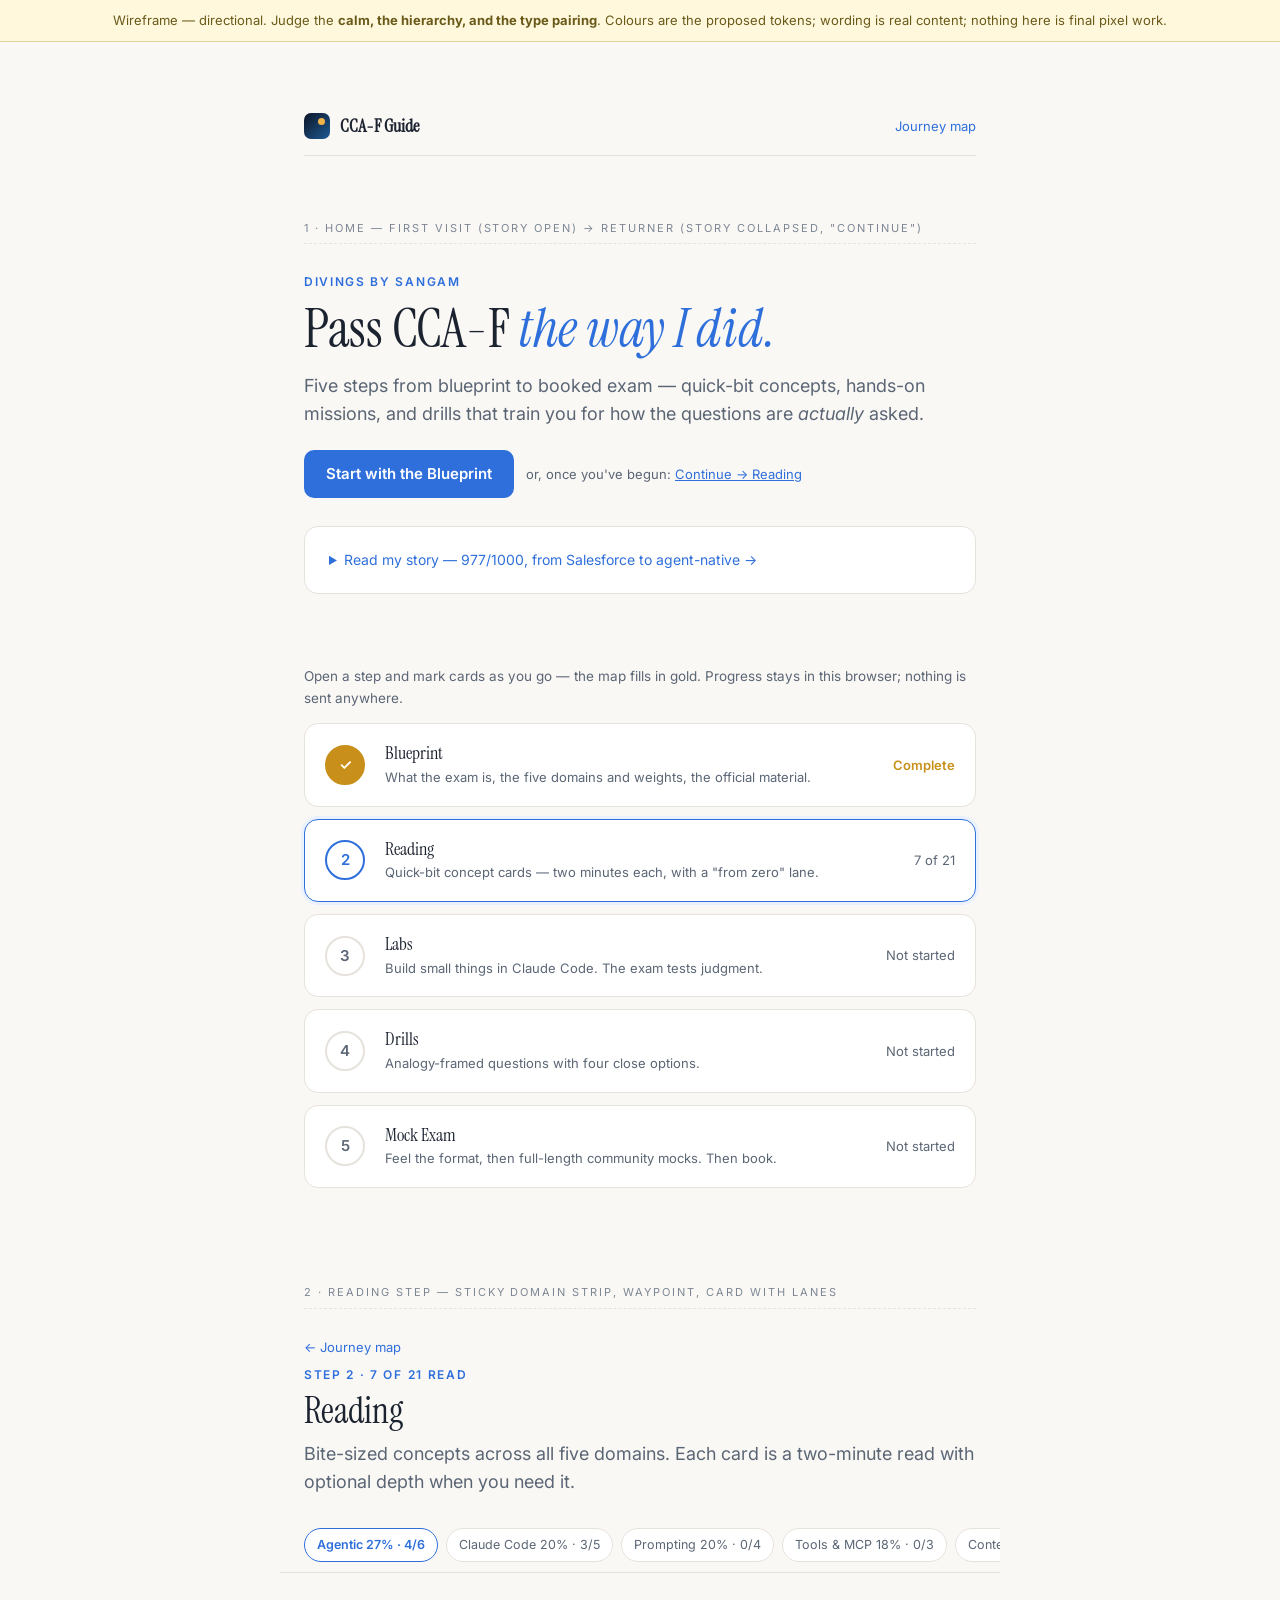
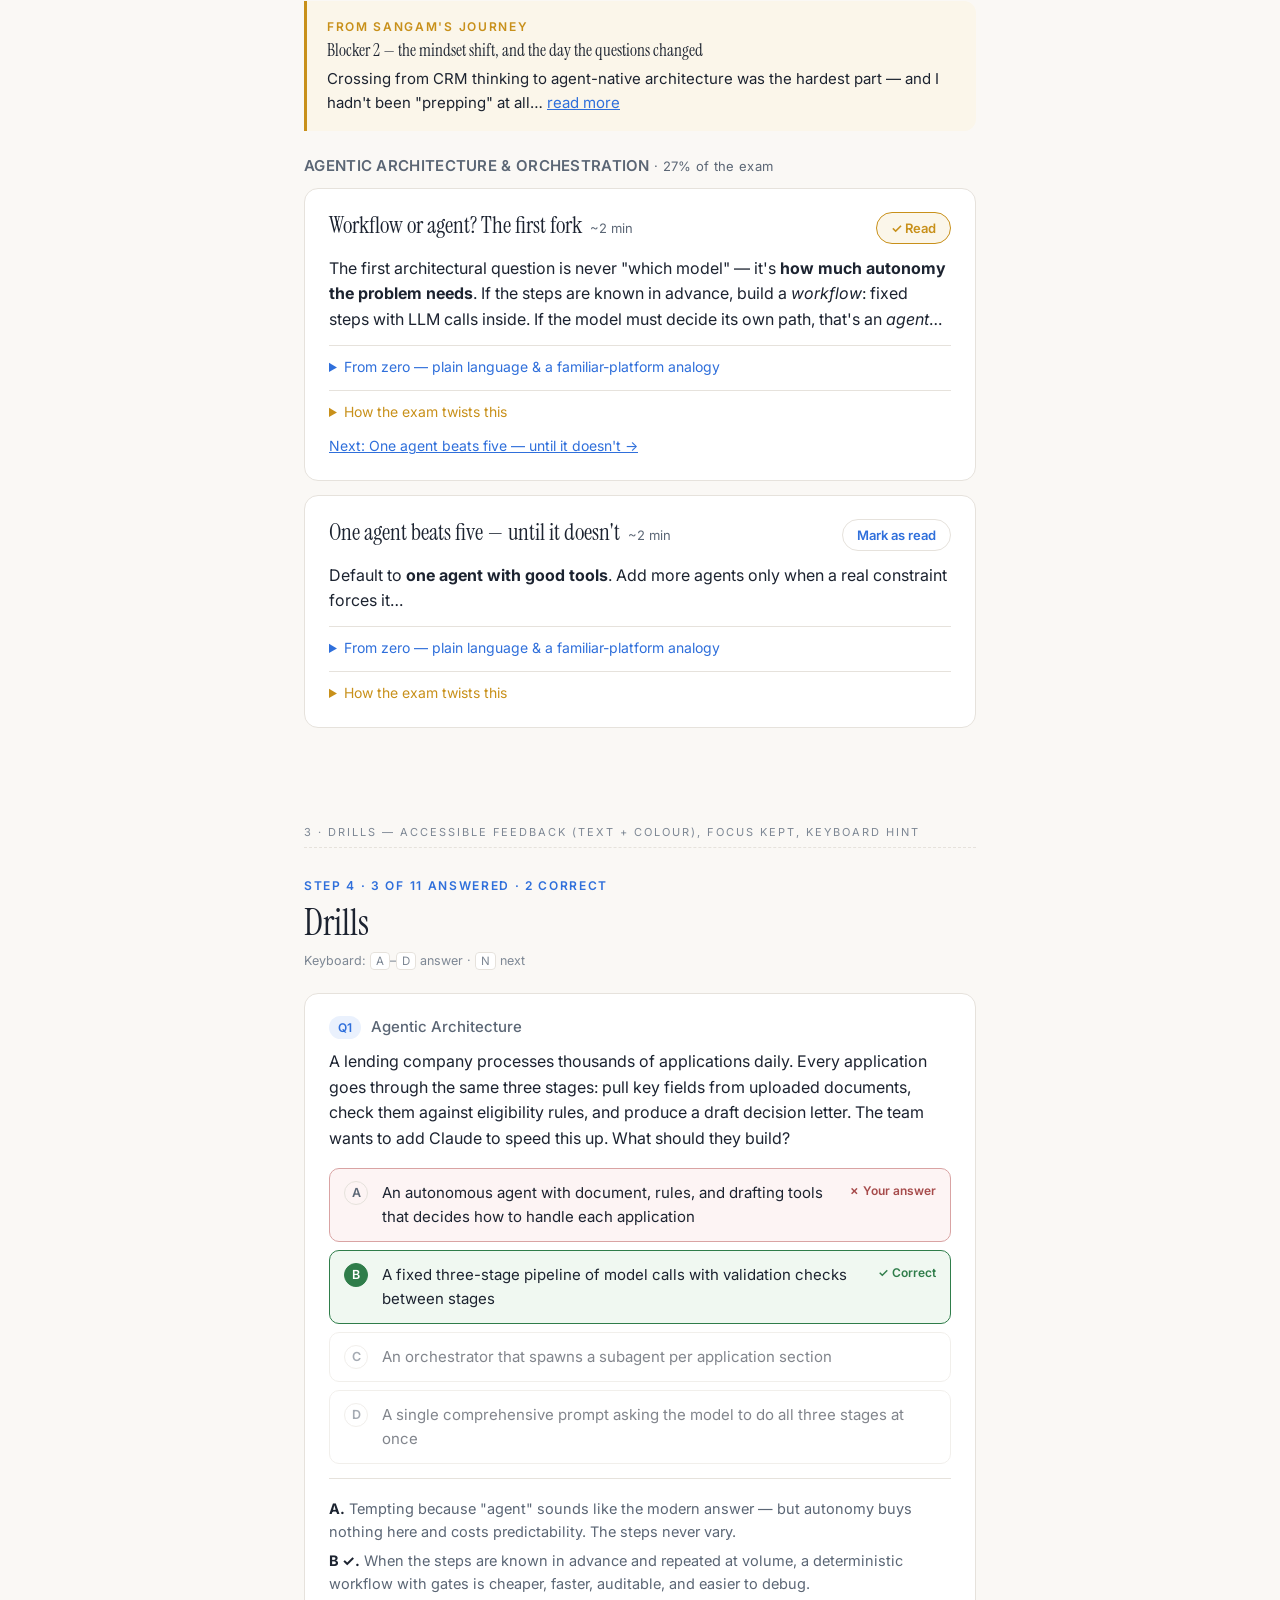
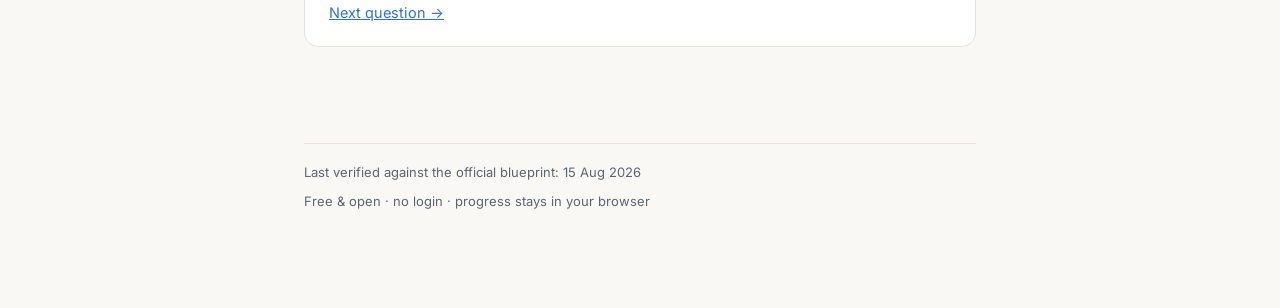
<file: demos/wireframe-brilliant-light.html>
<!doctype html>
<html lang="en">
<head>
<meta charset="utf-8">
<meta name="viewport" content="width=device-width, initial-scale=1">
<title>Wireframe — CCA-F Guide, "clean &amp; Brilliant" light direction</title>
<!-- Type (all open-license / OFL):
     Instrument Serif — the DISTINCT display face for headings: sharp, editorial, high-contrast; nothing like default web type
     Inter            — quiet humanist sans for body and UI (the Styrene-B role) -->
<link rel="preconnect" href="https://fonts.googleapis.com">
<link href="https://fonts.googleapis.com/css2?family=Instrument+Serif:ital@0;1&family=Inter:wght@400;500;600&display=swap" rel="stylesheet">
<style>
  :root {
    --paper: #faf8f5; --card: #ffffff; --ink: #1c2330; --muted: #5b6675; --faint: #7d8794;
    --line: #e6e2dc; --accent: #2f6fdb; --accent-soft: #eaf1fd; --gold: #c8901a; --gold-soft: #fbf6ea;
    --ok: #2f7d4a; --ok-soft: #f0f8f1;
    --serif: 'Instrument Serif', Georgia, serif; --sans: 'Inter', -apple-system, system-ui, sans-serif;
  }
  * { box-sizing: border-box; margin: 0; padding: 0; }
  body { background: var(--paper); color: var(--ink); font-family: var(--sans); font-size: 16px; line-height: 1.6; }
  .banner { background: #fff8dc; border-bottom: 1px solid #e3d59a; padding: 10px 16px; font-size: 13px; color: #6a5a1a; text-align: center; }
  .wrap { max-width: 720px; margin: 0 auto; padding: 56px 24px 96px; }
  section.wf { margin-bottom: 96px; }
  .wf-label { font-family: var(--sans); font-size: 11px; letter-spacing: .18em; text-transform: uppercase; color: var(--faint); border-bottom: 1px dashed var(--line); padding-bottom: 6px; margin-bottom: 28px; }

  /* type scale — the hierarchy you asked for */
  /* Instrument Serif is a single-weight display face — size and italics carry the hierarchy */
  h1 { font-family: var(--serif); font-weight: 400; font-size: 54px; line-height: 1.05; letter-spacing: -0.005em; }
  h1 em { font-style: italic; color: var(--accent); }
  h2 { font-family: var(--serif); font-weight: 400; font-size: 36px; line-height: 1.15; }
  h3 { font-family: var(--serif); font-weight: 400; font-size: 23px; line-height: 1.25; }
  .eyebrow { font-family: var(--sans); font-size: 12px; font-weight: 600; letter-spacing: .14em; text-transform: uppercase; color: var(--accent); }
  .meta { font-family: var(--sans); font-size: 13px; color: var(--muted); }
  p.lede { font-size: 18px; color: var(--muted); line-height: 1.55; }
  a { color: var(--accent); }

  /* nav */
  .nav { display: flex; align-items: center; justify-content: space-between; padding: 14px 0; border-bottom: 1px solid var(--line); margin-bottom: 64px; }
  .brand { display: flex; align-items: center; gap: 10px; font-family: var(--serif); font-weight: 600; font-size: 18px; }
  .brand .m { width: 26px; height: 26px; border-radius: 7px; background: linear-gradient(135deg,#0d1526,#1d5a94); position: relative; }
  .brand .m::after { content: ""; position: absolute; right: 5px; top: 5px; width: 7px; height: 7px; border-radius: 50%; background: #f0b34a; }
  .nav .meta a { text-decoration: none; }

  /* hero */
  .hero { margin-bottom: 72px; }
  .hero h1 { margin: 10px 0 14px; }
  .btn { display: inline-block; font-family: var(--sans); font-weight: 600; font-size: 15px; padding: 12px 22px; border-radius: 10px; background: var(--accent); color: #fff; text-decoration: none; }
  .btn.ghost { background: transparent; color: var(--accent); border: 1px solid var(--line); }
  .story { margin-top: 28px; padding: 22px 24px; background: var(--card); border: 1px solid var(--line); border-radius: 14px; }
  .story p { font-size: 15.5px; color: var(--ink); }
  .story p + p { margin-top: 10px; }
  .story summary { cursor: pointer; font-family: var(--sans); font-size: 14px; color: var(--accent); margin-top: 10px; }

  /* journey map */
  .steps { display: flex; flex-direction: column; gap: 12px; }
  .step { display: grid; grid-template-columns: 44px 1fr auto; gap: 16px; align-items: center; padding: 18px 20px; background: var(--card); border: 1px solid var(--line); border-radius: 14px; text-decoration: none; color: inherit; }
  .step:hover { border-color: #cfd6e0; }
  .n { width: 40px; height: 40px; border-radius: 50%; display: grid; place-items: center; font-family: var(--sans); font-weight: 600; font-size: 15px; border: 2px solid var(--line); color: var(--muted); }
  .step.done .n { background: var(--gold); border-color: var(--gold); color: #fff; }
  .step.current .n { border-color: var(--accent); color: var(--accent); }
  .step.current { border-color: var(--accent); box-shadow: 0 0 0 3px var(--accent-soft); }
  .step h3 { font-size: 18px; }
  .step .meta { margin-top: 2px; }
  .status { font-family: var(--sans); font-size: 13px; color: var(--muted); white-space: nowrap; }
  .step.done .status { color: var(--gold); font-weight: 600; }
  .hint { margin: 0 0 14px; font-size: 13.5px; color: var(--muted); }

  /* domain strip (DIV-43) */
  .strip { position: sticky; top: 0; z-index: 2; background: rgba(250,248,245,.92); backdrop-filter: blur(6px); border-bottom: 1px solid var(--line); margin: 0 -24px 28px; padding: 10px 24px; display: flex; gap: 8px; overflow-x: auto; }
  .chip { font-family: var(--sans); font-size: 12.5px; padding: 6px 12px; border-radius: 999px; border: 1px solid var(--line); background: var(--card); color: var(--muted); white-space: nowrap; }
  .chip.on { border-color: var(--accent); color: var(--accent); font-weight: 600; }
  .chip.done { border-color: var(--gold); color: var(--gold); }

  /* card */
  .card { background: var(--card); border: 1px solid var(--line); border-radius: 14px; padding: 22px 24px; margin-bottom: 14px; }
  .card-head { display: flex; align-items: baseline; justify-content: space-between; gap: 14px; flex-wrap: wrap; }
  .card .mins { margin-left: 8px; }
  .mark { font-family: var(--sans); font-size: 13px; font-weight: 600; padding: 7px 14px; border-radius: 999px; border: 1px solid var(--line); background: var(--card); color: var(--accent); white-space: nowrap; cursor: pointer; }
  .mark.on { border-color: var(--gold); color: var(--gold); background: var(--gold-soft); }
  .card .quick { margin-top: 12px; }
  .lane { margin-top: 12px; border-top: 1px solid var(--line); padding-top: 10px; }
  .lane summary { cursor: pointer; font-family: var(--sans); font-size: 14px; color: var(--accent); }
  .lane.twist summary { color: var(--gold); }
  .lane p { margin-top: 8px; color: var(--muted); font-size: 15px; }
  .next { margin-top: 12px; font-family: var(--sans); font-size: 14px; }
  .waypoint { margin: 0 0 22px; padding: 16px 20px; background: var(--gold-soft); border-left: 3px solid var(--gold); border-radius: 0 12px 12px 0; }
  .waypoint .eyebrow { color: var(--gold); }
  .waypoint h3 { font-size: 17px; margin-top: 4px; }
  .waypoint p { font-size: 15px; color: var(--ink); margin-top: 6px; }

  /* drill */
  .quiz .qh { display: flex; align-items: baseline; gap: 10px; }
  .qnum { font-family: var(--sans); font-size: 12px; font-weight: 600; color: var(--accent); background: var(--accent-soft); padding: 2px 9px; border-radius: 999px; }
  .scenario { margin-top: 10px; font-size: 16px; }
  .opts { display: grid; gap: 8px; margin-top: 16px; }
  .opt { display: grid; grid-template-columns: 26px 1fr auto; gap: 12px; align-items: start; text-align: left; padding: 12px 14px; border-radius: 10px; border: 1px solid var(--line); background: var(--card); font: inherit; font-size: 15px; color: var(--ink); cursor: pointer; }
  .opt .l { font-family: var(--sans); font-weight: 600; font-size: 12.5px; width: 24px; height: 24px; border-radius: 50%; border: 1px solid var(--line); display: grid; place-items: center; color: var(--muted); }
  .opt.right { border-color: var(--ok); background: var(--ok-soft); }
  .opt.right .l { background: var(--ok); border-color: var(--ok); color: #fff; }
  .opt.wrong { border-color: #d9a3a3; background: #fdf4f4; }
  .badge { font-family: var(--sans); font-size: 12px; font-weight: 600; white-space: nowrap; }
  .opt.right .badge { color: var(--ok); }
  .opt.wrong .badge { color: #a64b4b; }
  .opt.faded { opacity: .55; }
  .explain { margin-top: 14px; border-top: 1px solid var(--line); padding-top: 12px; }
  .explain p { font-size: 14.5px; color: var(--muted); margin-top: 6px; }
  .explain b { color: var(--ink); font-family: var(--sans); }
  .kbd-hint { font-family: var(--sans); font-size: 12.5px; color: var(--faint); margin-top: 6px; }
  kbd { font: 11.5px var(--sans); border: 1px solid var(--line); border-radius: 4px; padding: 1px 5px; background: var(--card); }

  footer { border-top: 1px solid var(--line); padding-top: 18px; font-size: 13px; color: var(--muted); display: flex; justify-content: space-between; flex-wrap: wrap; gap: 8px; }
  @media (max-width: 560px) { h1 { font-size: 34px; } .step { grid-template-columns: 40px 1fr; } .status { grid-column: 2; } }
</style>
</head>
<body>
<div class="banner">Wireframe — directional. Judge the <b>calm, the hierarchy, and the type pairing</b>. Colours are the proposed tokens; wording is real content; nothing here is final pixel work.</div>
<div class="wrap">

  <nav class="nav">
    <div class="brand"><span class="m"></span> CCA-F Guide</div>
    <span class="meta"><a href="#">Journey map</a></span>
  </nav>

  <!-- ===================== 1. HOME ===================== -->
  <section class="wf">
    <div class="wf-label">1 · Home — first visit (story open) → returner (story collapsed, "Continue")</div>
    <div class="hero">
      <div class="eyebrow">Divings by Sangam</div>
      <h1>Pass CCA-F <em>the way I did.</em></h1>
      <p class="lede">Five steps from blueprint to booked exam — quick-bit concepts, hands-on missions, and drills that train you for how the questions are <em>actually</em> asked.</p>
      <p style="margin-top:22px"><a class="btn" href="#">Start with the Blueprint</a> &nbsp; <span class="meta">or, once you've begun: <a href="#">Continue → Reading</a></span></p>
      <details class="story">
        <summary style="margin-top:0">Read my story — 977/1000, from Salesforce to agent-native →</summary>
        <p style="margin-top:12px">I'm a Salesforce consultant with development experience. By the time CCA-F was announced I'd spent two years building outside my platform — OpenAI and Claude APIs from 2023, then Claude Code in the terminal, custom MCP servers…</p>
        <p>Scored <b>977/1000</b>. The real result was quieter than the number… This is a <b>"you can do it"</b> guide, not an "I did it" one. <span class="meta">— Sangam</span></p>
      </details>
    </div>

    <p class="hint">Open a step and mark cards as you go — the map fills in gold. Progress stays in this browser; nothing is sent anywhere.</p>
    <div class="steps">
      <a class="step done" href="#"><span class="n">✓</span><span><h3>Blueprint</h3><div class="meta">What the exam is, the five domains and weights, the official material.</div></span><span class="status">Complete</span></a>
      <a class="step current" href="#"><span class="n">2</span><span><h3>Reading</h3><div class="meta">Quick-bit concept cards — two minutes each, with a "from zero" lane.</div></span><span class="status">7 of 21</span></a>
      <a class="step" href="#"><span class="n">3</span><span><h3>Labs</h3><div class="meta">Build small things in Claude Code. The exam tests judgment.</div></span><span class="status">Not started</span></a>
      <a class="step" href="#"><span class="n">4</span><span><h3>Drills</h3><div class="meta">Analogy-framed questions with four close options.</div></span><span class="status">Not started</span></a>
      <a class="step" href="#"><span class="n">5</span><span><h3>Mock Exam</h3><div class="meta">Feel the format, then full-length community mocks. Then book.</div></span><span class="status">Not started</span></a>
    </div>
  </section>

  <!-- ===================== 2. READING ===================== -->
  <section class="wf">
    <div class="wf-label">2 · Reading step — sticky domain strip, waypoint, card with lanes</div>
    <p class="meta" style="margin-bottom:8px"><a href="#" style="text-decoration:none">← Journey map</a></p>
    <div class="eyebrow">Step 2 · 7 of 21 read</div>
    <h2 style="margin:6px 0 8px">Reading</h2>
    <p class="lede">Bite-sized concepts across all five domains. Each card is a two-minute read with optional depth when you need it.</p>

    <div class="strip" style="margin-top:22px">
      <span class="chip on">Agentic 27% · 4/6</span><span class="chip">Claude Code 20% · 3/5</span><span class="chip">Prompting 20% · 0/4</span><span class="chip">Tools &amp; MCP 18% · 0/3</span><span class="chip">Context 15% · 0/3</span>
    </div>

    <aside class="waypoint">
      <div class="eyebrow">From Sangam's journey</div>
      <h3>Blocker 2 — the mindset shift, and the day the questions changed</h3>
      <p>Crossing from CRM thinking to agent-native architecture was the hardest part — and I hadn't been "prepping" at all… <a href="#">read more</a></p>
    </aside>

    <h3 style="margin:26px 0 12px; font-size:15px; font-family:var(--sans); font-weight:600; color:var(--muted); letter-spacing:.02em">AGENTIC ARCHITECTURE &amp; ORCHESTRATION <span class="meta" style="font-weight:400">· 27% of the exam</span></h3>

    <article class="card">
      <div class="card-head"><div><h3 style="display:inline">Workflow or agent? The first fork</h3><span class="meta mins">~2 min</span></div><button class="mark on">✓ Read</button></div>
      <p class="quick">The first architectural question is never "which model" — it's <b>how much autonomy the problem needs</b>. If the steps are known in advance, build a <em>workflow</em>: fixed steps with LLM calls inside. If the model must decide its own path, that's an <em>agent</em>…</p>
      <details class="lane"><summary>From zero — plain language &amp; a familiar-platform analogy</summary><p>Salesforce lens: a workflow is a Flow — every branch drawn in advance. An agent is like handing a case to a senior rep…</p></details>
      <details class="lane twist"><summary>How the exam twists this</summary><p>Scenarios describing a repeatable, well-defined pipeline are bait for over-engineering…</p></details>
      <p class="next"><a href="#">Next: One agent beats five — until it doesn't →</a></p>
    </article>
    <article class="card">
      <div class="card-head"><div><h3 style="display:inline">One agent beats five — until it doesn't</h3><span class="meta mins">~2 min</span></div><button class="mark">Mark as read</button></div>
      <p class="quick">Default to <b>one agent with good tools</b>. Add more agents only when a real constraint forces it…</p>
      <details class="lane"><summary>From zero — plain language &amp; a familiar-platform analogy</summary></details>
      <details class="lane twist"><summary>How the exam twists this</summary></details>
    </article>
  </section>

  <!-- ===================== 3. DRILLS ===================== -->
  <section class="wf">
    <div class="wf-label">3 · Drills — accessible feedback (text + colour), focus kept, keyboard hint</div>
    <div class="eyebrow">Step 4 · 3 of 11 answered · 2 correct</div>
    <h2 style="margin:6px 0 8px">Drills</h2>
    <p class="kbd-hint">Keyboard: <kbd>A</kbd>–<kbd>D</kbd> answer · <kbd>N</kbd> next</p>

    <article class="card quiz" style="margin-top:22px">
      <div class="qh"><span class="qnum">Q1</span><h3 style="font-size:15px; font-family:var(--sans); color:var(--muted); font-weight:500">Agentic Architecture</h3></div>
      <p class="scenario">A lending company processes thousands of applications daily. Every application goes through the same three stages: pull key fields from uploaded documents, check them against eligibility rules, and produce a draft decision letter. The team wants to add Claude to speed this up. What should they build?</p>
      <div class="opts">
        <button class="opt wrong"><span class="l">A</span><span>An autonomous agent with document, rules, and drafting tools that decides how to handle each application</span><span class="badge">✗ Your answer</span></button>
        <button class="opt right"><span class="l">B</span><span>A fixed three-stage pipeline of model calls with validation checks between stages</span><span class="badge">✓ Correct</span></button>
        <button class="opt faded"><span class="l">C</span><span>An orchestrator that spawns a subagent per application section</span><span></span></button>
        <button class="opt faded"><span class="l">D</span><span>A single comprehensive prompt asking the model to do all three stages at once</span><span></span></button>
      </div>
      <div class="explain">
        <p><b>A.</b> Tempting because "agent" sounds like the modern answer — but autonomy buys nothing here and costs predictability. The steps never vary.</p>
        <p><b>B ✓.</b> When the steps are known in advance and repeated at volume, a deterministic workflow with gates is cheaper, faster, auditable, and easier to debug.</p>
        <p class="next"><a href="#">Next question →</a></p>
      </div>
    </article>
  </section>

  <footer><span>Last verified against the official blueprint: 15 Aug 2026</span><span>Free &amp; open · no login · progress stays in your browser</span></footer>
</div>
</body>
</html>
</file>
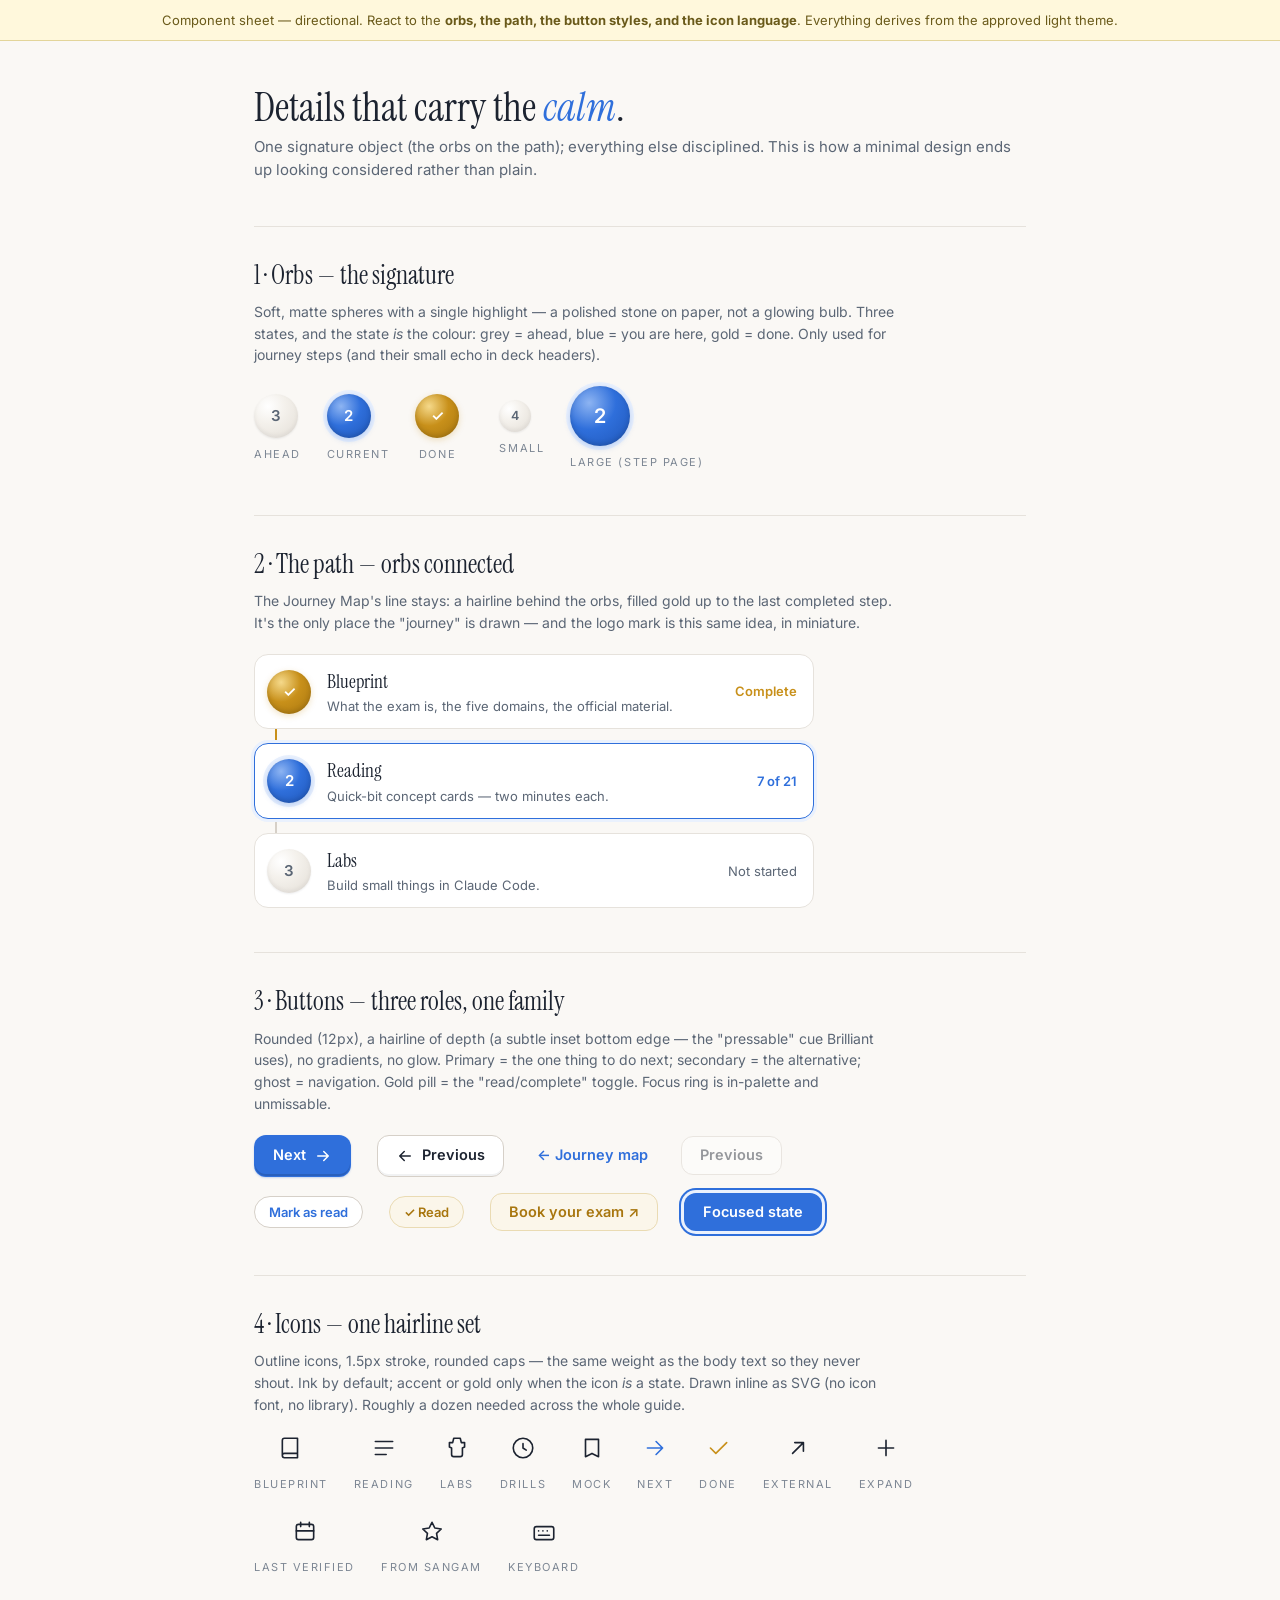
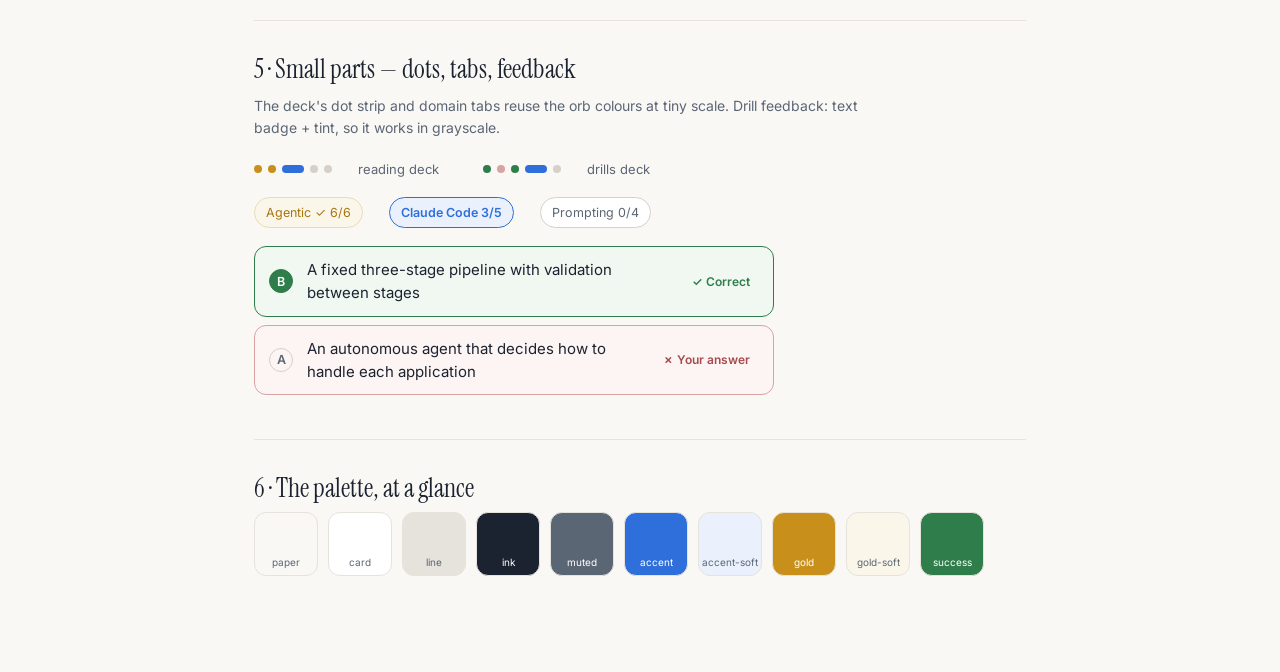
<file: demos/wireframe-components.html>
<!doctype html>
<html lang="en">
<head>
<meta charset="utf-8">
<meta name="viewport" content="width=device-width, initial-scale=1">
<title>Component sheet — orbs, buttons, path, icons (light theme)</title>
<link rel="preconnect" href="https://fonts.googleapis.com">
<link href="https://fonts.googleapis.com/css2?family=Instrument+Serif:ital@0;1&family=Inter:wght@400;500;600&display=swap" rel="stylesheet">
<style>
  :root{
    --paper:#faf8f5;--card:#fff;--ink:#1c2330;--muted:#5b6675;--faint:#7d8794;--line:#e6e2dc;--line-2:#d6d0c8;
    --accent:#2f6fdb;--accent-2:#1f56b8;--accent-soft:#eaf1fd;--gold:#c8901a;--gold-2:#a8760f;--gold-soft:#fbf6ea;
    --ok:#2f7d4a;--ok-soft:#f0f8f1;--bad:#a64b4b;--bad-soft:#fdf4f4;
    --serif:'Instrument Serif',Georgia,serif;--sans:'Inter',-apple-system,system-ui,sans-serif;
  }
  *{box-sizing:border-box;margin:0;padding:0}
  body{background:var(--paper);color:var(--ink);font-family:var(--sans);font-size:15px;line-height:1.55}
  .banner{background:#fff8dc;border-bottom:1px solid #e3d59a;padding:10px 16px;font-size:13px;color:#6a5a1a;text-align:center}
  .wrap{max-width:820px;margin:0 auto;padding:44px 24px 96px}
  h1{font-family:var(--serif);font-weight:400;font-size:40px;line-height:1.1;margin-bottom:6px}
  h2{font-family:var(--serif);font-weight:400;font-size:26px;margin:0 0 4px}
  .lead{color:var(--muted);margin-bottom:34px}
  section{margin:44px 0 0;padding-top:28px;border-top:1px solid var(--line)}
  .why{color:var(--muted);font-size:14px;margin:6px 0 20px;max-width:640px}
  .row{display:flex;gap:26px;align-items:center;flex-wrap:wrap}
  .lbl{font-size:11px;letter-spacing:.14em;text-transform:uppercase;color:var(--faint);display:block;margin-top:8px;text-align:center}
  .cell{text-align:center}

  /* ===== ORBS — the one signature object ===== */
  .orb{width:44px;height:44px;border-radius:50%;display:grid;place-items:center;font-weight:600;font-size:15px;position:relative;
       background:radial-gradient(circle at 32% 28%,#ffffff 0%,#f4f1ec 38%,#e3ded6 100%);color:var(--muted);
       box-shadow:inset 0 -2px 4px rgba(28,35,48,.06),0 1px 2px rgba(28,35,48,.08)}
  .orb.current{background:radial-gradient(circle at 32% 28%,#8db4f2 0%,var(--accent) 45%,var(--accent-2) 100%);color:#fff;
       box-shadow:inset 0 -2px 5px rgba(0,0,0,.15),0 2px 6px rgba(47,111,219,.28),0 0 0 4px var(--accent-soft)}
  .orb.done{background:radial-gradient(circle at 32% 28%,#f5d98a 0%,var(--gold) 45%,var(--gold-2) 100%);color:#fff;
       box-shadow:inset 0 -2px 5px rgba(0,0,0,.15),0 2px 6px rgba(200,144,26,.25)}
  .orb.sm{width:32px;height:32px;font-size:12.5px}
  .orb.lg{width:60px;height:60px;font-size:20px}

  /* ===== PATH — orbs connected on the journey map ===== */
  .path{position:relative;display:flex;flex-direction:column;gap:14px;max-width:560px}
  .path::before{content:"";position:absolute;left:21px;top:22px;bottom:22px;width:2px;background:var(--line-2);border-radius:2px}
  .path .seg{position:absolute;left:21px;top:22px;width:2px;background:var(--gold);border-radius:2px;height:calc(50% - 40px)}
  .stop{display:grid;grid-template-columns:44px 1fr auto;gap:16px;align-items:center;background:var(--card);border:1px solid var(--line);border-radius:14px;padding:12px 16px 12px 12px;position:relative;z-index:1}
  .stop.current{border-color:var(--accent);box-shadow:0 0 0 3px var(--accent-soft)}
  .stop h3{font-family:var(--serif);font-weight:400;font-size:19px}
  .stop .m{font-size:13px;color:var(--muted)}
  .stop .s{font-size:13px;color:var(--muted);white-space:nowrap}
  .stop.done .s{color:var(--gold);font-weight:600}
  .stop.current .s{color:var(--accent);font-weight:600}

  /* ===== BUTTONS ===== */
  .btn{font:600 14.5px var(--sans);padding:11px 18px;border-radius:12px;border:1px solid transparent;cursor:pointer;display:inline-flex;align-items:center;gap:8px;text-decoration:none;line-height:1}
  .btn.primary{background:var(--accent);color:#fff;box-shadow:inset 0 -2px 0 rgba(0,0,0,.14),0 1px 2px rgba(47,111,219,.25)}
  .btn.primary:hover{background:var(--accent-2)}
  .btn.primary:active{box-shadow:inset 0 2px 0 rgba(0,0,0,.14);transform:translateY(1px)}
  .btn.secondary{background:var(--card);color:var(--ink);border-color:var(--line-2);box-shadow:inset 0 -2px 0 rgba(28,35,48,.06)}
  .btn.secondary:hover{border-color:#bfb8ae}
  .btn.ghost{background:transparent;color:var(--accent);border-color:transparent;padding-left:6px;padding-right:6px}
  .btn.ghost:hover{background:var(--accent-soft)}
  .btn.gold{background:var(--gold-soft);color:var(--gold-2);border-color:#eadbb3}
  .btn[disabled]{opacity:.45;cursor:default;box-shadow:none}
  .btn:focus-visible{outline:none;box-shadow:0 0 0 3px var(--accent-soft),0 0 0 5px var(--accent)}
  .pill{font:600 13px var(--sans);padding:7px 14px;border-radius:999px;border:1px solid var(--line-2);background:var(--card);color:var(--accent);cursor:pointer}
  .pill.on{background:var(--gold-soft);border-color:#eadbb3;color:var(--gold-2)}
  .ico{width:18px;height:18px;flex:none}

  /* ===== ICONS — hairline outline set ===== */
  .icons{display:flex;gap:26px;flex-wrap:wrap}
  .icons svg{width:26px;height:26px;stroke:var(--ink);fill:none;stroke-width:1.5;stroke-linecap:round;stroke-linejoin:round}
  .icons .cell.accent svg{stroke:var(--accent)} .icons .cell.gold svg{stroke:var(--gold)}

  /* ===== DOTS + TABS + FEEDBACK ===== */
  .dots{display:flex;gap:6px;align-items:center}
  .dot{width:8px;height:8px;border-radius:50%;background:var(--line-2)}
  .dot.read{background:var(--gold)} .dot.now{width:22px;border-radius:999px;background:var(--accent)}
  .dot.ok{background:var(--ok)} .dot.bad{background:#d9a3a3}
  .tab{font-size:12.5px;padding:5px 11px;border-radius:999px;border:1px solid var(--line-2);background:var(--card);color:var(--muted)}
  .tab.on{border-color:var(--accent);color:var(--accent);font-weight:600;background:var(--accent-soft)}
  .tab.done{border-color:#eadbb3;color:var(--gold-2);background:var(--gold-soft)}
  .badge{font:600 12px var(--sans);padding:3px 9px;border-radius:999px}
  .badge.ok{color:var(--ok);background:var(--ok-soft)} .badge.bad{color:var(--bad);background:var(--bad-soft)}
  .opt{display:grid;grid-template-columns:26px 1fr auto;gap:12px;align-items:center;padding:11px 14px;border-radius:12px;border:1px solid var(--line);background:var(--card);max-width:520px}
  .opt .l{width:24px;height:24px;border-radius:50%;border:1px solid var(--line-2);display:grid;place-items:center;font-weight:600;font-size:12.5px;color:var(--muted)}
  .opt.right{border-color:var(--ok);background:var(--ok-soft)} .opt.right .l{background:var(--ok);border-color:var(--ok);color:#fff}
  .opt.wrong{border-color:#d9a3a3;background:var(--bad-soft)}
  .swatches{display:flex;gap:10px;flex-wrap:wrap}
  .sw{width:64px;height:64px;border-radius:12px;border:1px solid var(--line);display:grid;place-items:end center;padding-bottom:5px;font-size:10px;color:var(--muted)}
</style>
</head>
<body>
<div class="banner">Component sheet — directional. React to the <b>orbs, the path, the button styles, and the icon language</b>. Everything derives from the approved light theme.</div>
<div class="wrap">
  <h1>Details that carry the <em style="color:var(--accent)">calm</em>.</h1>
  <p class="lead">One signature object (the orbs on the path); everything else disciplined. This is how a minimal design ends up looking considered rather than plain.</p>

  <section>
    <h2>1 · Orbs — the signature</h2>
    <p class="why">Soft, matte spheres with a single highlight — a polished stone on paper, not a glowing bulb. Three states, and the state <em>is</em> the colour: grey = ahead, blue = you are here, gold = done. Only used for journey steps (and their small echo in deck headers).</p>
    <div class="row">
      <div class="cell"><div class="orb">3</div><span class="lbl">ahead</span></div>
      <div class="cell"><div class="orb current">2</div><span class="lbl">current</span></div>
      <div class="cell"><div class="orb done">✓</div><span class="lbl">done</span></div>
      <div class="cell" style="margin-left:14px"><div class="orb sm">4</div><span class="lbl">small</span></div>
      <div class="cell"><div class="orb lg current">2</div><span class="lbl">large (step page)</span></div>
    </div>
  </section>

  <section>
    <h2>2 · The path — orbs connected</h2>
    <p class="why">The Journey Map's line stays: a hairline behind the orbs, filled gold up to the last completed step. It's the only place the "journey" is drawn — and the logo mark is this same idea, in miniature.</p>
    <div class="path">
      <span class="seg"></span>
      <div class="stop done"><div class="orb done">✓</div><div><h3>Blueprint</h3><div class="m">What the exam is, the five domains, the official material.</div></div><span class="s">Complete</span></div>
      <div class="stop current"><div class="orb current">2</div><div><h3>Reading</h3><div class="m">Quick-bit concept cards — two minutes each.</div></div><span class="s">7 of 21</span></div>
      <div class="stop"><div class="orb">3</div><div><h3>Labs</h3><div class="m">Build small things in Claude Code.</div></div><span class="s">Not started</span></div>
    </div>
  </section>

  <section>
    <h2>3 · Buttons — three roles, one family</h2>
    <p class="why">Rounded (12px), a hairline of depth (a subtle inset bottom edge — the "pressable" cue Brilliant uses), no gradients, no glow. Primary = the one thing to do next; secondary = the alternative; ghost = navigation. Gold pill = the "read/complete" toggle. Focus ring is in-palette and unmissable.</p>
    <div class="row" style="margin-bottom:16px">
      <a class="btn primary" href="#">Next <svg class="ico" viewBox="0 0 24 24" fill="none" stroke="currentColor" stroke-width="2" stroke-linecap="round" stroke-linejoin="round"><path d="M5 12h14M13 6l6 6-6 6"/></svg></a>
      <a class="btn secondary" href="#"><svg class="ico" viewBox="0 0 24 24" fill="none" stroke="currentColor" stroke-width="2" stroke-linecap="round" stroke-linejoin="round"><path d="M19 12H5M11 18l-6-6 6-6"/></svg> Previous</a>
      <a class="btn ghost" href="#">← Journey map</a>
      <button class="btn secondary" disabled>Previous</button>
    </div>
    <div class="row">
      <button class="pill">Mark as read</button>
      <button class="pill on">✓ Read</button>
      <a class="btn gold" href="#">Book your exam ↗</a>
      <a class="btn primary" href="#" style="box-shadow:0 0 0 3px var(--accent-soft),0 0 0 5px var(--accent)">Focused state</a>
    </div>
  </section>

  <section>
    <h2>4 · Icons — one hairline set</h2>
    <p class="why">Outline icons, 1.5px stroke, rounded caps — the same weight as the body text so they never shout. Ink by default; accent or gold only when the icon <em>is</em> a state. Drawn inline as SVG (no icon font, no library). Roughly a dozen needed across the whole guide.</p>
    <div class="icons">
      <div class="cell"><svg viewBox="0 0 24 24"><path d="M4 19V5a2 2 0 0 1 2-2h12v18H6a2 2 0 0 1-2-2zm0 0a2 2 0 0 1 2-2h12"/></svg><span class="lbl">blueprint</span></div>
      <div class="cell"><svg viewBox="0 0 24 24"><path d="M4 6h16M4 12h16M4 18h10"/></svg><span class="lbl">reading</span></div>
      <div class="cell"><svg viewBox="0 0 24 24"><path d="M9 3h6l1 4h3v4l-2 1v6a2 2 0 0 1-2 2H9a2 2 0 0 1-2-2v-6l-2-1V7h3z"/></svg><span class="lbl">labs</span></div>
      <div class="cell"><svg viewBox="0 0 24 24"><circle cx="12" cy="12" r="9"/><path d="M12 8v4l3 2"/></svg><span class="lbl">drills</span></div>
      <div class="cell"><svg viewBox="0 0 24 24"><path d="M6 4h12v16l-6-3-6 3z"/></svg><span class="lbl">mock</span></div>
      <div class="cell accent"><svg viewBox="0 0 24 24"><path d="M5 12h14M13 6l6 6-6 6"/></svg><span class="lbl">next</span></div>
      <div class="cell gold"><svg viewBox="0 0 24 24"><path d="M5 12l5 5L20 7"/></svg><span class="lbl">done</span></div>
      <div class="cell"><svg viewBox="0 0 24 24"><path d="M7 17L17 7M9 7h8v8"/></svg><span class="lbl">external</span></div>
      <div class="cell"><svg viewBox="0 0 24 24"><path d="M12 5v14M5 12h14"/></svg><span class="lbl">expand</span></div>
      <div class="cell"><svg viewBox="0 0 24 24"><rect x="4" y="5" width="16" height="14" rx="2"/><path d="M8 3v4M16 3v4M4 11h16"/></svg><span class="lbl">last verified</span></div>
      <div class="cell"><svg viewBox="0 0 24 24"><path d="M12 3l2.6 5.3 5.9.9-4.3 4.1 1 5.8L12 16.4 6.8 19.1l1-5.8L3.5 9.2l5.9-.9z"/></svg><span class="lbl">from sangam</span></div>
      <div class="cell"><svg viewBox="0 0 24 24"><rect x="3" y="7" width="18" height="12" rx="2"/><path d="M7 11h.01M11 11h.01M15 11h.01M7 15h10"/></svg><span class="lbl">keyboard</span></div>
    </div>
  </section>

  <section>
    <h2>5 · Small parts — dots, tabs, feedback</h2>
    <p class="why">The deck's dot strip and domain tabs reuse the orb colours at tiny scale. Drill feedback: text badge + tint, so it works in grayscale.</p>
    <div class="row" style="margin-bottom:18px">
      <div class="dots"><span class="dot read"></span><span class="dot read"></span><span class="dot now"></span><span class="dot"></span><span class="dot"></span></div>
      <span style="color:var(--muted);font-size:13px">reading deck</span>
      <div class="dots" style="margin-left:18px"><span class="dot ok"></span><span class="dot bad"></span><span class="dot ok"></span><span class="dot now"></span><span class="dot"></span></div>
      <span style="color:var(--muted);font-size:13px">drills deck</span>
    </div>
    <div class="row" style="margin-bottom:18px"><span class="tab done">Agentic ✓ 6/6</span><span class="tab on">Claude Code 3/5</span><span class="tab">Prompting 0/4</span></div>
    <div class="opt right" style="margin-bottom:8px"><span class="l">B</span><span>A fixed three-stage pipeline with validation between stages</span><span class="badge ok">✓ Correct</span></div>
    <div class="opt wrong"><span class="l">A</span><span>An autonomous agent that decides how to handle each application</span><span class="badge bad">✗ Your answer</span></div>
  </section>

  <section>
    <h2>6 · The palette, at a glance</h2>
    <div class="swatches">
      <div class="sw" style="background:#faf8f5">paper</div><div class="sw" style="background:#fff">card</div><div class="sw" style="background:#e6e2dc">line</div>
      <div class="sw" style="background:#1c2330;color:#fff">ink</div><div class="sw" style="background:#5b6675;color:#fff">muted</div>
      <div class="sw" style="background:#2f6fdb;color:#fff">accent</div><div class="sw" style="background:#eaf1fd">accent-soft</div>
      <div class="sw" style="background:#c8901a;color:#fff">gold</div><div class="sw" style="background:#fbf6ea">gold-soft</div>
      <div class="sw" style="background:#2f7d4a;color:#fff">success</div>
    </div>
  </section>
</div>
</body>
</html>
</file>
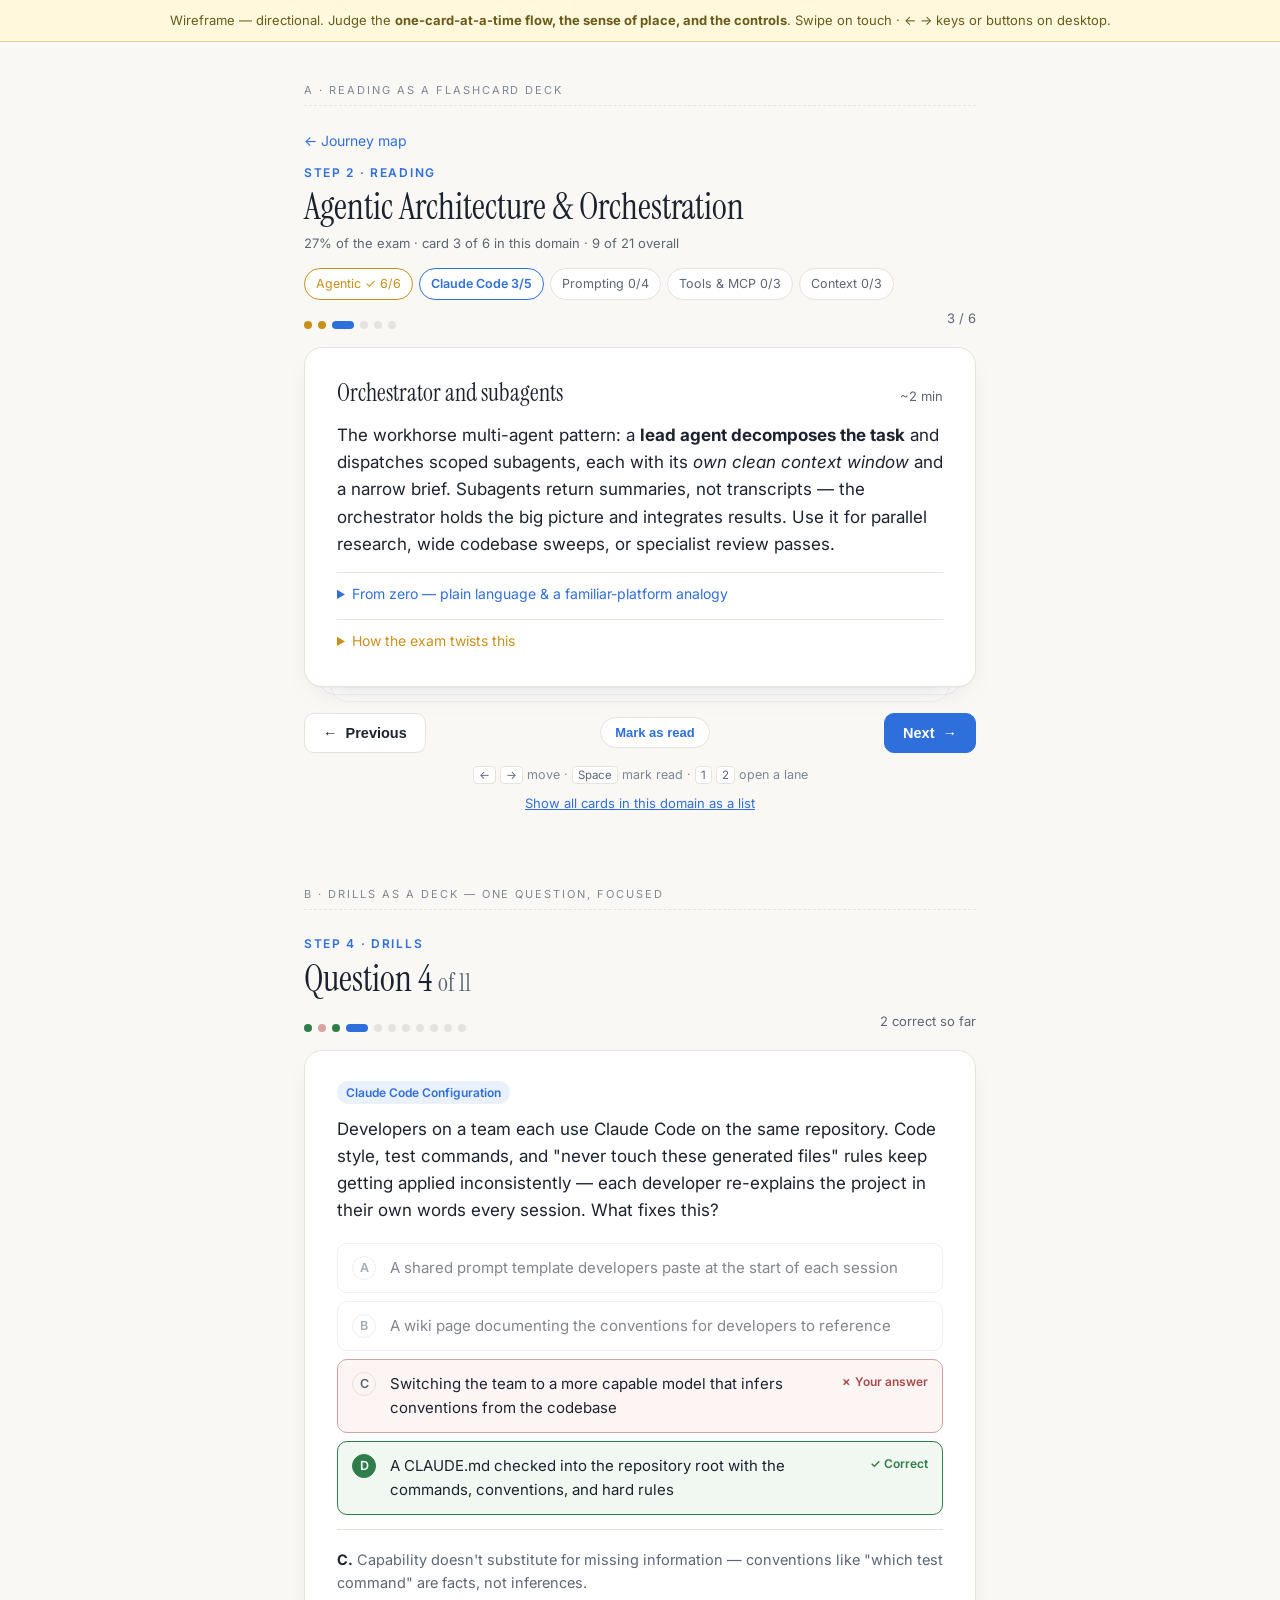
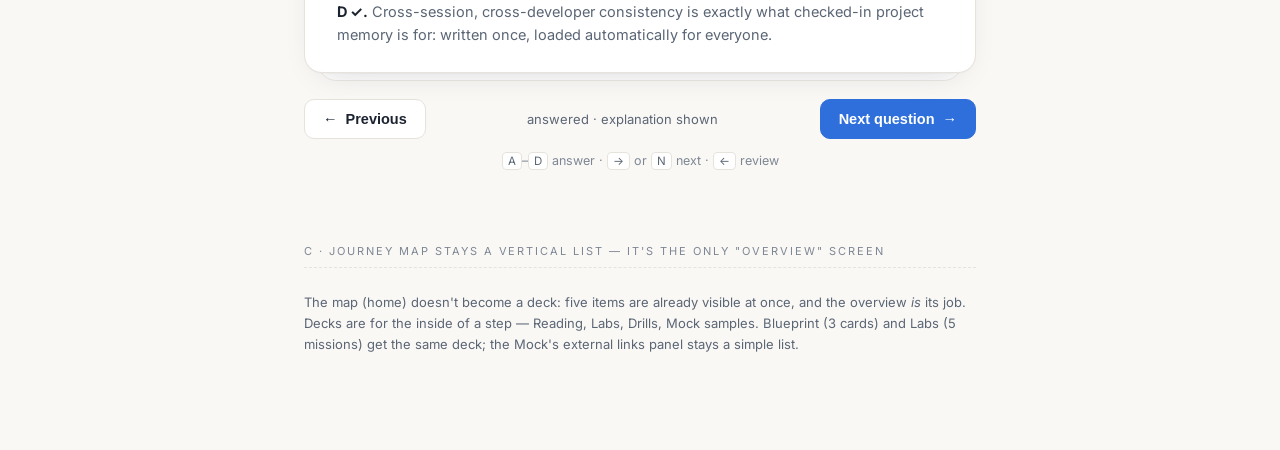
<file: demos/wireframe-flashcards.html>
<!doctype html>
<html lang="en">
<head>
<meta charset="utf-8">
<meta name="viewport" content="width=device-width, initial-scale=1">
<title>Wireframe — flashcard deck (one card at a time)</title>
<link rel="preconnect" href="https://fonts.googleapis.com">
<link href="https://fonts.googleapis.com/css2?family=Instrument+Serif:ital@0;1&family=Inter:wght@400;500;600&display=swap" rel="stylesheet">
<style>
  :root {
    --paper:#faf8f5; --card:#fff; --ink:#1c2330; --muted:#5b6675; --faint:#7d8794; --line:#e6e2dc;
    --accent:#2f6fdb; --accent-soft:#eaf1fd; --gold:#c8901a; --gold-soft:#fbf6ea; --ok:#2f7d4a; --ok-soft:#f0f8f1;
    --serif:'Instrument Serif',Georgia,serif; --sans:'Inter',-apple-system,system-ui,sans-serif;
  }
  *{box-sizing:border-box;margin:0;padding:0}
  body{background:var(--paper);color:var(--ink);font-family:var(--sans);font-size:16px;line-height:1.6}
  .banner{background:#fff8dc;border-bottom:1px solid #e3d59a;padding:10px 16px;font-size:13px;color:#6a5a1a;text-align:center}
  .wrap{max-width:720px;margin:0 auto;padding:40px 24px 96px}
  .wf-label{font-size:11px;letter-spacing:.18em;text-transform:uppercase;color:var(--faint);border-bottom:1px dashed var(--line);padding-bottom:6px;margin:72px 0 24px}
  .wf-label:first-of-type{margin-top:0}
  h2{font-family:var(--serif);font-weight:400;font-size:36px;line-height:1.15}
  h3{font-family:var(--serif);font-weight:400;font-size:24px;line-height:1.25}
  .eyebrow{font-size:12px;font-weight:600;letter-spacing:.14em;text-transform:uppercase;color:var(--accent)}
  .meta{font-size:13px;color:var(--muted)}
  a{color:var(--accent)}
  .crumb{font-size:14px;margin-bottom:10px}
  .crumb a{text-decoration:none}

  /* ---- deck header: where am I ---- */
  .deck-head{display:flex;align-items:flex-end;justify-content:space-between;gap:16px;margin:8px 0 18px;flex-wrap:wrap}
  .domain-tabs{display:flex;gap:6px;flex-wrap:wrap;margin:14px 0 6px}
  .dt{font-size:12.5px;padding:5px 11px;border-radius:999px;border:1px solid var(--line);background:var(--card);color:var(--muted);text-decoration:none;white-space:nowrap}
  .dt.on{border-color:var(--accent);color:var(--accent);font-weight:600}
  .dt.done{border-color:var(--gold);color:var(--gold)}
  .dots{display:flex;gap:6px;align-items:center;flex-wrap:wrap}
  .dot{width:8px;height:8px;border-radius:50%;background:var(--line)}
  .dot.read{background:var(--gold)}
  .dot.now{width:22px;border-radius:999px;background:var(--accent)}
  .counter{font-size:13px;color:var(--muted);white-space:nowrap}

  /* ---- the card stage ---- */
  .stage{position:relative}
  .flash{background:var(--card);border:1px solid var(--line);border-radius:18px;padding:30px 32px 26px;min-height:340px;box-shadow:0 1px 0 rgba(0,0,0,.02),0 12px 32px -20px rgba(28,35,48,.25)}
  .flash .top{display:flex;justify-content:space-between;align-items:baseline;gap:12px;flex-wrap:wrap}
  .flash .quick{margin-top:14px;font-size:17px;line-height:1.6}
  .lane{margin-top:14px;border-top:1px solid var(--line);padding-top:10px}
  .lane summary{cursor:pointer;font-size:14px;color:var(--accent)}
  .lane.twist summary{color:var(--gold)}
  .lane p{margin-top:8px;color:var(--muted);font-size:15px}
  .mark{font-size:13px;font-weight:600;padding:7px 14px;border-radius:999px;border:1px solid var(--line);background:var(--card);color:var(--accent);white-space:nowrap;cursor:pointer}
  .mark.on{border-color:var(--gold);color:var(--gold);background:var(--gold-soft)}
  /* peek of the next card behind (subtle depth cue that this is a deck) */
  .peek{position:absolute;left:14px;right:14px;bottom:-8px;height:24px;background:var(--card);border:1px solid var(--line);border-radius:0 0 18px 18px;z-index:-1;opacity:.7}
  .peek2{left:26px;right:26px;bottom:-15px;opacity:.4}

  /* ---- controls ---- */
  .ctrl{display:flex;align-items:center;justify-content:space-between;gap:12px;margin-top:26px}
  .btn{font-size:14.5px;font-weight:600;padding:11px 18px;border-radius:10px;border:1px solid var(--line);background:var(--card);color:var(--ink);cursor:pointer;text-decoration:none;display:inline-flex;align-items:center;gap:8px}
  .btn.primary{background:var(--accent);border-color:var(--accent);color:#fff}
  .btn[disabled]{opacity:.4;cursor:default}
  kbd{font:11.5px var(--sans);border:1px solid var(--line);border-radius:4px;padding:1px 5px;background:var(--card);color:var(--muted)}
  .kbd-hint{font-size:12.5px;color:var(--faint);text-align:center;margin-top:12px}
  .listlink{font-size:13px;text-align:center;margin-top:8px}

  /* ---- drill variant ---- */
  .qnum{font-size:12px;font-weight:600;color:var(--accent);background:var(--accent-soft);padding:2px 9px;border-radius:999px}
  .scenario{margin-top:12px;font-size:17px;line-height:1.6}
  .opts{display:grid;gap:8px;margin-top:18px}
  .opt{display:grid;grid-template-columns:26px 1fr auto;gap:12px;align-items:start;text-align:left;padding:12px 14px;border-radius:10px;border:1px solid var(--line);background:var(--card);font:inherit;font-size:15px;color:var(--ink);cursor:pointer}
  .opt .l{font-weight:600;font-size:12.5px;width:24px;height:24px;border-radius:50%;border:1px solid var(--line);display:grid;place-items:center;color:var(--muted)}
  .opt.right{border-color:var(--ok);background:var(--ok-soft)} .opt.right .l{background:var(--ok);border-color:var(--ok);color:#fff}
  .opt.wrong{border-color:#d9a3a3;background:#fdf4f4}
  .badge{font-size:12px;font-weight:600;white-space:nowrap} .opt.right .badge{color:var(--ok)} .opt.wrong .badge{color:#a64b4b}
  .opt.faded{opacity:.55}
  .explain{margin-top:14px;border-top:1px solid var(--line);padding-top:12px}
  .explain p{font-size:14.5px;color:var(--muted);margin-top:6px} .explain b{color:var(--ink)}

  /* ---- mobile ---- */
  @media (max-width:560px){ .flash{padding:22px 20px;min-height:0} .ctrl .btn span.t{display:none} h2{font-size:30px} }
</style>
</head>
<body>
<div class="banner">Wireframe — directional. Judge the <b>one-card-at-a-time flow, the sense of place, and the controls</b>. Swipe on touch · ← → keys or buttons on desktop.</div>
<div class="wrap">

  <div class="wf-label">A · Reading as a flashcard deck</div>
  <p class="crumb"><a href="#">← Journey map</a></p>
  <div class="eyebrow">Step 2 · Reading</div>
  <h2 style="margin:4px 0 6px">Agentic Architecture &amp; Orchestration</h2>
  <p class="meta">27% of the exam · card 3 of 6 in this domain · 9 of 21 overall</p>

  <div class="domain-tabs" aria-label="Domains">
    <a class="dt done" href="#">Agentic ✓ 6/6</a><a class="dt on" href="#">Claude Code 3/5</a><a class="dt" href="#">Prompting 0/4</a><a class="dt" href="#">Tools &amp; MCP 0/3</a><a class="dt" href="#">Context 0/3</a>
  </div>
  <div class="deck-head">
    <div class="dots" aria-label="Cards in this domain"><span class="dot read"></span><span class="dot read"></span><span class="dot now"></span><span class="dot"></span><span class="dot"></span><span class="dot"></span></div>
    <span class="counter">3 / 6</span>
  </div>

  <div class="stage">
    <article class="flash" aria-roledescription="flashcard" aria-label="Card 3 of 6">
      <div class="top"><h3>Orchestrator and subagents</h3><span class="meta">~2 min</span></div>
      <p class="quick">The workhorse multi-agent pattern: a <b>lead agent decomposes the task</b> and dispatches scoped subagents, each with its <em>own clean context window</em> and a narrow brief. Subagents return summaries, not transcripts — the orchestrator holds the big picture and integrates results. Use it for parallel research, wide codebase sweeps, or specialist review passes.</p>
      <details class="lane"><summary>From zero — plain language &amp; a familiar-platform analogy</summary><p>It's case swarming: a triage lead breaks a messy escalation into work items and routes each to a specialist queue…</p></details>
      <details class="lane twist"><summary>How the exam twists this</summary><p>Cue phrases that point here: "context window fills up," "independent investigations," "parallel exploration"…</p></details>
    </article>
    <div class="peek"></div><div class="peek peek2"></div>
  </div>

  <div class="ctrl">
    <button class="btn"><span>←</span><span class="t">Previous</span></button>
    <button class="mark">Mark as read</button>
    <button class="btn primary"><span class="t">Next</span><span>→</span></button>
  </div>
  <p class="kbd-hint"><kbd>←</kbd> <kbd>→</kbd> move · <kbd>Space</kbd> mark read · <kbd>1</kbd> <kbd>2</kbd> open a lane</p>
  <p class="listlink"><a href="#">Show all cards in this domain as a list</a></p>

  <div class="wf-label">B · Drills as a deck — one question, focused</div>
  <div class="eyebrow">Step 4 · Drills</div>
  <h2 style="margin:4px 0 6px">Question 4 <span style="color:var(--muted);font-size:24px">of 11</span></h2>
  <div class="deck-head" style="margin-top:12px">
    <div class="dots"><span class="dot read" style="background:var(--ok)"></span><span class="dot read" style="background:#d9a3a3"></span><span class="dot read" style="background:var(--ok)"></span><span class="dot now"></span><span class="dot"></span><span class="dot"></span><span class="dot"></span><span class="dot"></span><span class="dot"></span><span class="dot"></span><span class="dot"></span></div>
    <span class="counter">2 correct so far</span>
  </div>
  <div class="stage">
    <article class="flash">
      <div class="top"><span class="qnum">Claude Code Configuration</span></div>
      <p class="scenario">Developers on a team each use Claude Code on the same repository. Code style, test commands, and "never touch these generated files" rules keep getting applied inconsistently — each developer re-explains the project in their own words every session. What fixes this?</p>
      <div class="opts">
        <button class="opt faded"><span class="l">A</span><span>A shared prompt template developers paste at the start of each session</span><span></span></button>
        <button class="opt faded"><span class="l">B</span><span>A wiki page documenting the conventions for developers to reference</span><span></span></button>
        <button class="opt wrong"><span class="l">C</span><span>Switching the team to a more capable model that infers conventions from the codebase</span><span class="badge">✗ Your answer</span></button>
        <button class="opt right"><span class="l">D</span><span>A CLAUDE.md checked into the repository root with the commands, conventions, and hard rules</span><span class="badge">✓ Correct</span></button>
      </div>
      <div class="explain">
        <p><b>C.</b> Capability doesn't substitute for missing information — conventions like "which test command" are facts, not inferences.</p>
        <p><b>D ✓.</b> Cross-session, cross-developer consistency is exactly what checked-in project memory is for: written once, loaded automatically for everyone.</p>
      </div>
    </article>
    <div class="peek"></div>
  </div>
  <div class="ctrl">
    <button class="btn"><span>←</span><span class="t">Previous</span></button>
    <span class="meta">answered · explanation shown</span>
    <button class="btn primary"><span class="t">Next question</span><span>→</span></button>
  </div>
  <p class="kbd-hint"><kbd>A</kbd>–<kbd>D</kbd> answer · <kbd>→</kbd> or <kbd>N</kbd> next · <kbd>←</kbd> review</p>

  <div class="wf-label">C · Journey map stays a vertical list — it's the only "overview" screen</div>
  <p class="meta">The map (home) doesn't become a deck: five items are already visible at once, and the overview <em>is</em> its job. Decks are for the inside of a step — Reading, Labs, Drills, Mock samples. Blueprint (3 cards) and Labs (5 missions) get the same deck; the Mock's external links panel stays a simple list.</p>
</div>
</body>
</html>
</file>
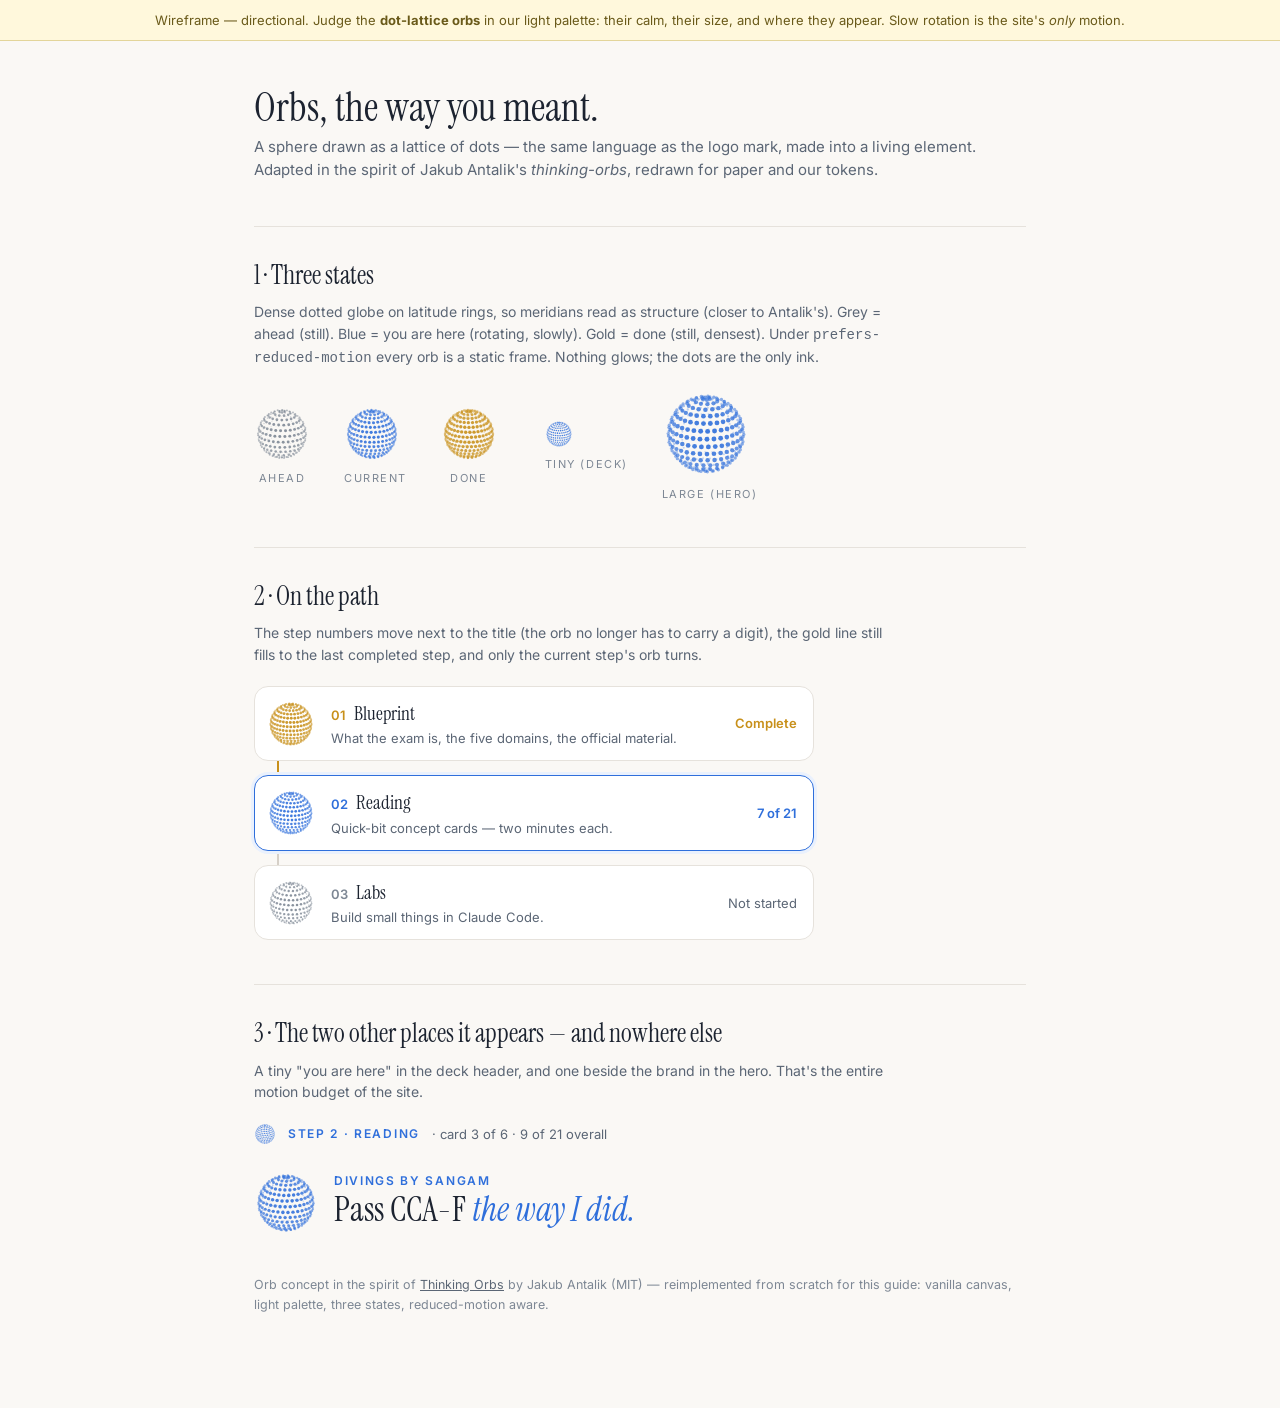
<file: demos/wireframe-orbs.html>
<!doctype html>
<html lang="en">
<head>
<meta charset="utf-8">
<meta name="viewport" content="width=device-width, initial-scale=1">
<title>Wireframe — dot-lattice orbs in the light theme</title>
<link rel="preconnect" href="https://fonts.googleapis.com">
<link href="https://fonts.googleapis.com/css2?family=Instrument+Serif:ital@0;1&family=Inter:wght@400;500;600&display=swap" rel="stylesheet">
<style>
  :root{--paper:#faf8f5;--card:#fff;--ink:#1c2330;--muted:#5b6675;--faint:#7d8794;--line:#e6e2dc;--line-2:#d6d0c8;
        --accent:#2f6fdb;--accent-soft:#eaf1fd;--gold:#c8901a;--gold-2:#a8760f;--gold-soft:#fbf6ea;
        --serif:'Instrument Serif',Georgia,serif;--sans:'Inter',-apple-system,system-ui,sans-serif}
  *{box-sizing:border-box;margin:0;padding:0}
  body{background:var(--paper);color:var(--ink);font-family:var(--sans);font-size:15px;line-height:1.55}
  .banner{background:#fff8dc;border-bottom:1px solid #e3d59a;padding:10px 16px;font-size:13px;color:#6a5a1a;text-align:center}
  .wrap{max-width:820px;margin:0 auto;padding:44px 24px 96px}
  h1{font-family:var(--serif);font-weight:400;font-size:40px;line-height:1.1;margin-bottom:6px}
  h2{font-family:var(--serif);font-weight:400;font-size:26px;margin:0 0 4px}
  .lead{color:var(--muted);margin-bottom:10px}
  section{margin:44px 0 0;padding-top:28px;border-top:1px solid var(--line)}
  .why{color:var(--muted);font-size:14px;margin:6px 0 20px;max-width:640px}
  .row{display:flex;gap:34px;align-items:center;flex-wrap:wrap}
  .lbl{font-size:11px;letter-spacing:.14em;text-transform:uppercase;color:var(--faint);display:block;margin-top:8px;text-align:center}
  .cell{text-align:center}
  canvas.orb{display:block}
  /* path */
  .path{position:relative;display:flex;flex-direction:column;gap:14px;max-width:560px}
  .path::before{content:"";position:absolute;left:23px;top:24px;bottom:24px;width:2px;background:var(--line-2);border-radius:2px}
  .path .seg{position:absolute;left:23px;top:24px;width:2px;background:var(--gold);border-radius:2px;height:calc(50% - 40px)}
  .stop{display:grid;grid-template-columns:48px 1fr auto;gap:16px;align-items:center;background:var(--card);border:1px solid var(--line);border-radius:14px;padding:12px 16px 12px 12px;position:relative;z-index:1}
  .stop.current{border-color:var(--accent);box-shadow:0 0 0 3px var(--accent-soft)}
  .stop h3{font-family:var(--serif);font-weight:400;font-size:19px}
  .stop .m{font-size:13px;color:var(--muted)}
  .stop .s{font-size:13px;color:var(--muted);white-space:nowrap}
  .stop.done .s{color:var(--gold);font-weight:600} .stop.current .s{color:var(--accent);font-weight:600}
  /* deck header echo */
  .deckhead{display:flex;align-items:center;gap:12px;color:var(--muted);font-size:13px}
  .eyebrow{font-size:12px;font-weight:600;letter-spacing:.14em;text-transform:uppercase;color:var(--accent)}
  .hero{display:flex;align-items:center;gap:16px}
  .hero h1{font-size:34px}
  .credit{font-size:12.5px;color:var(--faint);margin-top:40px}
  .credit a{color:var(--muted)}
</style>
</head>
<body>
<div class="banner">Wireframe — directional. Judge the <b>dot-lattice orbs</b> in our light palette: their calm, their size, and where they appear. Slow rotation is the site's <em>only</em> motion.</div>
<div class="wrap">
  <h1>Orbs, the way you meant.</h1>
  <p class="lead">A sphere drawn as a lattice of dots — the same language as the logo mark, made into a living element. Adapted in the spirit of Jakub Antalik's <em>thinking-orbs</em>, redrawn for paper and our tokens.</p>

  <section>
    <h2>1 · Three states</h2>
    <p class="why">Dense dotted globe on latitude rings, so meridians read as structure (closer to Antalik's). Grey = ahead (still). Blue = you are here (rotating, slowly). Gold = done (still, densest). Under <code>prefers-reduced-motion</code> every orb is a static frame. Nothing glows; the dots are the only ink.</p>
    <div class="row">
      <div class="cell"><canvas class="orb" data-state="ahead" data-size="56"></canvas><span class="lbl">ahead</span></div>
      <div class="cell"><canvas class="orb" data-state="current" data-size="56"></canvas><span class="lbl">current</span></div>
      <div class="cell"><canvas class="orb" data-state="done" data-size="56"></canvas><span class="lbl">done</span></div>
      <div class="cell" style="margin-left:14px"><canvas class="orb" data-state="current" data-size="28"></canvas><span class="lbl">tiny (deck)</span></div>
      <div class="cell"><canvas class="orb" data-state="current" data-size="88"></canvas><span class="lbl">large (hero)</span></div>
    </div>
  </section>

  <section>
    <h2>2 · On the path</h2>
    <p class="why">The step numbers move next to the title (the orb no longer has to carry a digit), the gold line still fills to the last completed step, and only the current step's orb turns.</p>
    <div class="path">
      <span class="seg"></span>
      <div class="stop done"><canvas class="orb" data-state="done" data-size="48"></canvas><div><h3><span style="color:var(--gold);font-family:var(--sans);font-size:13px;font-weight:600;margin-right:8px">01</span>Blueprint</h3><div class="m">What the exam is, the five domains, the official material.</div></div><span class="s">Complete</span></div>
      <div class="stop current"><canvas class="orb" data-state="current" data-size="48"></canvas><div><h3><span style="color:var(--accent);font-family:var(--sans);font-size:13px;font-weight:600;margin-right:8px">02</span>Reading</h3><div class="m">Quick-bit concept cards — two minutes each.</div></div><span class="s">7 of 21</span></div>
      <div class="stop"><canvas class="orb" data-state="ahead" data-size="48"></canvas><div><h3><span style="color:var(--faint);font-family:var(--sans);font-size:13px;font-weight:600;margin-right:8px">03</span>Labs</h3><div class="m">Build small things in Claude Code.</div></div><span class="s">Not started</span></div>
    </div>
  </section>

  <section>
    <h2>3 · The two other places it appears — and nowhere else</h2>
    <p class="why">A tiny "you are here" in the deck header, and one beside the brand in the hero. That's the entire motion budget of the site.</p>
    <div class="deckhead" style="margin-bottom:26px"><canvas class="orb" data-state="current" data-size="22"></canvas><span class="eyebrow">Step 2 · Reading</span><span>· card 3 of 6 · 9 of 21 overall</span></div>
    <div class="hero"><canvas class="orb" data-state="current" data-size="64"></canvas><div><div class="eyebrow">Divings by Sangam</div><h1>Pass CCA-F <em style="color:var(--accent)">the way I did.</em></h1></div></div>
  </section>

  <p class="credit">Orb concept in the spirit of <a href="https://orbs.jakubantalik.com/" target="_blank" rel="noopener">Thinking Orbs</a> by Jakub Antalik (MIT) — reimplemented from scratch for this guide: vanilla canvas, light palette, three states, reduced-motion aware.</p>
</div>

<script>
/* Dot-lattice orb — vanilla 2D canvas, no deps. ~90 lines.
   A fibonacci sphere of N points, projected orthographically; dots in front are
   darker/larger, dots behind fade. "current" rotates slowly; others are static. */
(function () {
  const reduced = matchMedia('(prefers-reduced-motion: reduce)').matches;
  const DPR = Math.min(devicePixelRatio || 1, 2);
  /* Denser globe (closer to Antalik's dotted globe): points sit on latitude rings,
     so meridians and parallels read as structure rather than an even scatter.
     `rings` = number of latitude bands; dots per ring scale with the ring's radius. */
  const COLORS = {
    ahead:   { rgb: [125,135,148], rings: 13, perEq: 30, rot: 0,    dense: 1 },
    current: { rgb: [47,111,219],  rings: 15, perEq: 34, rot: 0.22, dense: 1.05 },
    done:    { rgb: [200,144,26],  rings: 15, perEq: 36, rot: 0,    dense: 1.15 },
  };
  function globe(rings, perEq) {
    const pts = [];
    for (let i = 0; i < rings; i++) {
      const lat = -Math.PI / 2 + (Math.PI * (i + 0.5)) / rings; // avoid exact poles
      const y = Math.sin(lat), r = Math.cos(lat);
      const n = Math.max(6, Math.round(perEq * r));
      const off = (i % 2) * (Math.PI / n);                      // stagger alternate rings
      for (let j = 0; j < n; j++) {
        const t = off + (j / n) * Math.PI * 2;
        pts.push([Math.cos(t) * r, y, Math.sin(t) * r]);
      }
    }
    return pts;
  }
  const orbs = [...document.querySelectorAll('canvas.orb')].map((c) => {
    const size = +c.dataset.size, cfg = COLORS[c.dataset.state] || COLORS.ahead;
    c.width = size * DPR; c.height = size * DPR; c.style.width = size + 'px'; c.style.height = size + 'px';
    c.setAttribute('role', 'img'); c.setAttribute('aria-label', `step ${c.dataset.state}`);
    return { c, ctx: c.getContext('2d'), size, cfg, pts: globe(cfg.rings, cfg.perEq), a: Math.random() * 6 };
  });
  function draw(o, t) {
    const { ctx, size, cfg } = o, R = (size * DPR) / 2, rad = R * 0.86;
    const ang = o.a + t * cfg.rot, ca = Math.cos(ang), sa = Math.sin(ang);
    const tilt = -0.35, ct = Math.cos(tilt), st = Math.sin(tilt);
    ctx.clearRect(0, 0, size * DPR, size * DPR);
    const [r, g, b] = cfg.rgb;
    for (const [x0, y0, z0] of o.pts) {
      // rotate around Y, then tilt around X
      let x = x0 * ca + z0 * sa, z = -x0 * sa + z0 * ca, y = y0;
      const y2 = y * ct - z * st, z2 = y * st + z * ct;
      const depth = (z2 + 1) / 2;                 // 0 back … 1 front
      const alpha = 0.14 + depth * 0.78;          // back face fades further, front reads solid
      const dot = (0.5 + depth * 1.0) * (size / 56) * DPR * cfg.dense;
      ctx.beginPath();
      ctx.fillStyle = `rgba(${r},${g},${b},${alpha})`;
      ctx.arc(R + x * rad, R + y2 * rad, dot, 0, Math.PI * 2);
      ctx.fill();
    }
  }
  if (reduced) { orbs.forEach((o) => draw(o, 0)); return; }
  function loop(ts) {
    const t = ts / 1000;
    for (const o of orbs) if (o.cfg.rot || !o.drawn) { draw(o, t); o.drawn = true; }
    requestAnimationFrame(loop);
  }
  requestAnimationFrame(loop);
})();
</script>
</body>
</html>
</file>
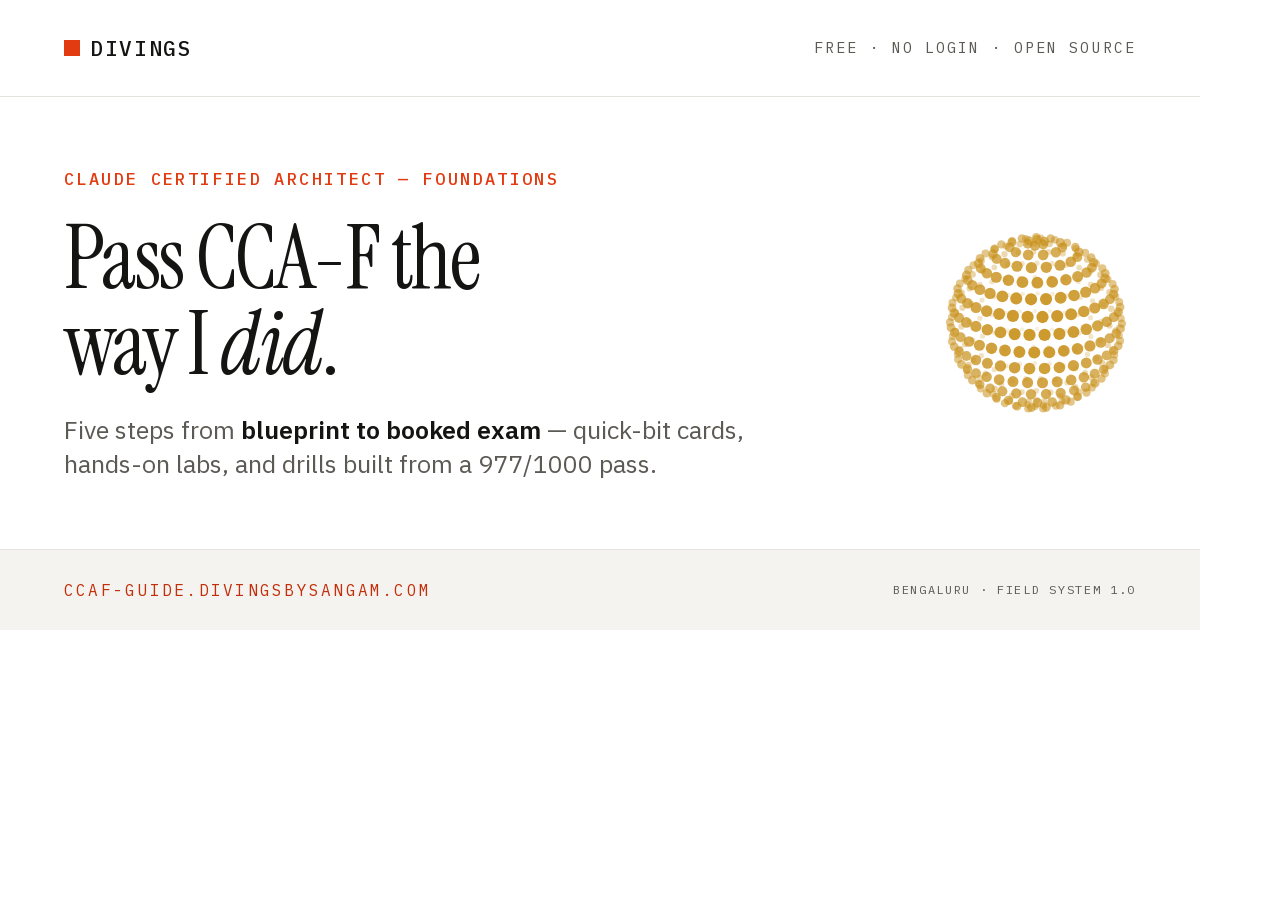
<file: scripts/og/og-source.html>
<!doctype html>
<html lang="en">
<head>
<meta charset="utf-8">
<title>OG source — CCA-F Interactive Guide</title>
<!-- Source artwork for assets/og-image.png (1200×630).
     Regenerate with:  node scripts/build-og.js
     Divings Field System: white ground, steel ink, one hot signal, no shadows. -->
<link rel="stylesheet" href="../../css/main.css">
<style>
  html, body { width: 1200px; height: 630px; overflow: hidden; }
  body { display: block; background: var(--color-background); }
  .og { position: relative; width: 1200px; height: 630px; display: flex; flex-direction: column; }
  .og-nav {
    display: flex; align-items: center; justify-content: space-between;
    padding: 34px 64px; border-bottom: 1px solid var(--color-border);
  }
  .og-nav .right {
    font-family: var(--font-mono); font-size: 15px; letter-spacing: var(--tracking-wider);
    text-transform: uppercase; color: var(--color-muted);
  }
  .og-body { flex: 1 1 auto; display: flex; align-items: center; gap: 44px; padding: 0 64px; }
  .og-copy { flex: 1 1 auto; }
  .og-eyebrow {
    font-family: var(--font-mono); font-size: 17px; letter-spacing: var(--tracking-wider);
    text-transform: uppercase; font-weight: 500; color: var(--color-primary);
  }
  .og-title {
    font-family: var(--font-serif); font-size: 88px; line-height: 0.98;
    letter-spacing: -0.03em; color: var(--color-foreground); margin-top: 22px;
  }
  .og-title em { font-style: italic; }
  .og-sub { font-size: 25px; line-height: 34px; color: var(--color-muted); margin-top: 26px; max-width: 720px; }
  .og-sub strong { color: var(--color-foreground); font-weight: 600; }
  .og-foot {
    display: flex; align-items: center; justify-content: space-between;
    padding: 26px 64px; background: var(--color-surface); border-top: 1px solid var(--color-border);
    font-family: var(--font-mono); font-size: 16px; letter-spacing: var(--tracking-wider); text-transform: uppercase;
  }
  .og-foot .host { color: var(--color-primary-ink); }
  .og-foot .coord { color: var(--color-muted); }
  .brand-mark { width: 16px; height: 16px; flex: 0 0 16px; }
  .brand-word { font-size: 21px; }
</style>
</head>
<body>
<div class="og">
  <div class="og-nav">
    <span class="brand">
      <span class="brand-mark"></span>
      <span class="brand-word">Divings</span>
    </span>
    <span class="right">Free · No login · Open source</span>
  </div>

  <div class="og-body">
    <div class="og-copy">
      <p class="og-eyebrow">Claude Certified Architect — Foundations</p>
      <p class="og-title">Pass CCA-F the<br>way I <em>did</em>.</p>
      <p class="og-sub">Five steps from <strong>blueprint to booked exam</strong> — quick-bit cards, hands-on labs, and drills built from a 977/1000 pass.</p>
    </div>
    <canvas class="orb" data-state="done" data-size="200"></canvas>
  </div>

  <div class="og-foot">
    <span class="host">ccaf-guide.divingsbysangam.com</span>
    <span class="coord">Bengaluru · Field System 1.0</span>
  </div>
</div>
<script src="../../js/orb.js"></script>
<script>CCAF_ORB.mountAll(document);</script>
</body>
</html>
</file>
<file: css/main.css>
/* CCA-F Interactive Guide — Divings Field System v1.0 (DIV-49)
   ---------------------------------------------------------------------------
   Source of truth: the "Divings Design System" Paper file (Foundations —
   Field System, 02 Templates). Token names and values are copied verbatim from
   that file's token set; the chrome (nav, subdomain bar, rule-separated rows,
   inverse insight band) is copied from templates T01/T02.

   Field System rules this file obeys:
     01 STRUCTURE FIRST  — grid, type and rules before decoration
     02 ONE HOT SIGNAL   — safety orange is the only loud colour; action, not wallpaper
     03 WRITER + BUILDER — serif for thought, sans for product, mono for coordinates
     04 INHERIT, THEN FLEX — a subdomain may change density, not identity

   Deviations, all deliberate and documented:
     * --color-primary-ink / --color-primary-on-inverse: darkened / lightened
       safety orange used ONLY for small text on chalk and on the inverse band,
       where raw #E23B12 measures 4.28:1 and 3.92:1. WCAG 2.2 AA is a hard
       project requirement (see docs/ACCESSIBILITY-AUDIT-2026-08.md), so text
       roles get an AA-safe sibling; every fill, rule and large display use
       keeps the exact --color-primary.
     * --color-warning is a fill/rule colour only (2.42:1 on white).
     * The dot-lattice orbs keep their approved grey / blue / gold palette
       (js/orb.js) — carried over unchanged from demos/wireframe-orbs.html.
   --------------------------------------------------------------------------- */

/* ---------- fonts: self-hosted (OFL), so file:// and offline both work ---------- */
@font-face {
  font-family: 'Instrument Serif';
  font-style: normal; font-weight: 400; font-display: swap;
  src: url('../assets/fonts/instrument-serif-400.woff2') format('woff2');
}
@font-face {
  font-family: 'Instrument Serif';
  font-style: italic; font-weight: 400; font-display: swap;
  src: url('../assets/fonts/instrument-serif-400-italic.woff2') format('woff2');
}
@font-face {
  font-family: 'IBM Plex Sans';
  font-style: normal; font-weight: 100 700; font-display: swap;
  src: url('../assets/fonts/ibm-plex-sans-var.woff2') format('woff2');
}
@font-face {
  font-family: 'IBM Plex Mono';
  font-style: normal; font-weight: 400; font-display: swap;
  src: url('../assets/fonts/ibm-plex-mono-400.woff2') format('woff2');
}
@font-face {
  font-family: 'IBM Plex Mono';
  font-style: normal; font-weight: 500; font-display: swap;
  src: url('../assets/fonts/ibm-plex-mono-500.woff2') format('woff2');
}

/* ---------- tokens (verbatim from the Paper file) ---------- */
:root {
  /* colour — semantic */
  --color-background: #FFFFFF;
  --color-foreground: #141413;
  --color-muted: #5C5A54;
  --color-border: #E4E2DC;
  --color-surface: #F4F3F0;
  --color-primary: #E23B12;
  --color-primary-foreground: #FFFFFF;
  --color-inverse: #141413;
  --color-inverse-foreground: #F4F3F0;
  --color-inverse-muted: #A8A59C;
  --color-success: #2F6B3A;
  --color-warning: #C9A227;
  --color-danger: #C81E1E;

  /* colour — scene names (same values, kept for readability) */
  --color-white: #FFFFFF;
  --color-concrete: #EDECEA;
  --color-formwork: #5C5A54;
  --color-steel: #141413;
  --color-safety: #E23B12;
  --color-ink: #141413;
  --color-chalk: #F4F3F0;

  /* AA-safe text siblings of the hot signal (see header note) */
  --color-primary-ink: #C22F0A;         /* safety as small text, and as the fill behind white
                                           button labels: #FFF on raw #E23B12 is only 4.31:1 */
  --color-primary-on-inverse: #FF6A3D;  /* safety on steel — 6.48:1 */
  --color-warning-ink: #7A6112;         /* warning as text on white/chalk */
  --color-success-soft: #EFF4EF;
  --color-danger-soft: #FBEFEE;
  --color-primary-soft: #FCEEE9;

  /* type */
  --font-sans: 'IBM Plex Sans', ui-sans-serif, system-ui, -apple-system, 'Segoe UI', sans-serif;
  --font-serif: 'Instrument Serif', ui-serif, Georgia, 'Times New Roman', serif;
  --font-mono: 'IBM Plex Mono', ui-monospace, SFMono-Regular, Menlo, Consolas, monospace;

  --text-xs: 12px;  --text-sm: 14px;  --text-base: 16px; --text-lg: 18px;
  --text-xl: 20px;  --text-2xl: 24px; --text-3xl: 32px;  --text-4xl: 40px;
  --text-5xl: 56px; --text-6xl: 72px; --text-display: 88px;

  --font-weight-light: 300; --font-weight-regular: 400; --font-weight-medium: 500;
  --font-weight-semibold: 600; --font-weight-bold: 700;

  --tracking-tighter: -0.04em; --tracking-tight: -0.02em; --tracking-normal: 0em;
  --tracking-wide: 0.08em; --tracking-wider: 0.14em;

  --leading-tight: 20px; --leading-snug: 24px; --leading-normal: 28px;
  --leading-relaxed: 32px; --leading-display: 88px;

  /* layout */
  --breakpoint-sm: 640px; --breakpoint-md: 768px; --breakpoint-lg: 1024px;
  --breakpoint-xl: 1280px; --breakpoint-2xl: 1440px;
  --container-prose: 720px; --container-md: 960px; --container-lg: 1120px; --container-xl: 1280px;

  --spacing-0: 0px; --spacing-1: 4px;  --spacing-2: 8px;  --spacing-3: 12px;
  --spacing-4: 16px; --spacing-5: 20px; --spacing-6: 24px; --spacing-8: 32px;
  --spacing-10: 40px; --spacing-12: 48px; --spacing-16: 64px; --spacing-20: 80px;
  --spacing-24: 96px; --spacing-32: 128px;

  --radius-none: 0px; --radius-sm: 2px; --radius-md: 4px; --radius-lg: 8px; --radius-full: 9999px;

  /* guide-local: the page gutter, one value so every band lines up */
  --gutter: var(--spacing-16);
}

/* ---------- reset + base ---------- */
* { box-sizing: border-box; margin: 0; padding: 0; }
html { scroll-behavior: smooth; -webkit-text-size-adjust: 100%; }
html, body { min-height: 100%; }

body {
  background: var(--color-background);
  color: var(--color-foreground);
  font-family: var(--font-sans);
  font-size: var(--text-base);
  line-height: var(--leading-normal);
  font-synthesis: none;
  -webkit-font-smoothing: antialiased;
  display: flex; flex-direction: column; min-height: 100vh;
}

h1, h2, h3, h4 { font-family: var(--font-serif); font-weight: var(--font-weight-regular); }

a { color: var(--color-foreground); }

/* mono "coordinates": eyebrows, meta, labels, buttons */
.mono, .eyebrow, .coord {
  font-family: var(--font-mono);
  font-size: var(--text-xs);
  letter-spacing: var(--tracking-wider);
  text-transform: uppercase;
  line-height: var(--leading-tight);
}
.eyebrow { color: var(--color-primary); font-weight: var(--font-weight-medium); }
.coord { color: var(--color-muted); }

.sr-only {
  position: absolute; width: 1px; height: 1px; padding: 0; margin: -1px;
  overflow: hidden; clip: rect(0 0 0 0); white-space: nowrap; border: 0;
}

/* ---------- chrome: nav (template T01/T02) ---------- */
.site-nav {
  display: flex; align-items: center; justify-content: space-between;
  padding: var(--spacing-5) var(--gutter);
  border-bottom: 1px solid var(--color-border);
  gap: var(--spacing-4);
}
.brand { display: flex; align-items: center; gap: 10px; text-decoration: none; }
.brand-mark { width: 10px; height: 10px; flex: 0 0 10px; background: var(--color-primary); }
.brand-word {
  font-family: var(--font-mono); font-size: var(--text-sm);
  letter-spacing: var(--tracking-wide); text-transform: uppercase;
  font-weight: var(--font-weight-medium); line-height: 18px; color: var(--color-foreground);
}
.nav-links { display: flex; align-items: center; gap: 28px; }
.nav-links a {
  font-size: var(--text-sm); line-height: 18px; color: var(--color-muted);
  text-decoration: none; padding: 3px 0;
}
.nav-links a:hover { color: var(--color-foreground); }
.nav-links a[aria-current] { color: var(--color-foreground); }

/* ---------- chrome: subdomain bar (template T02) ---------- */
.subdomain-bar {
  display: flex; align-items: center; justify-content: space-between; gap: var(--spacing-4);
  padding: 10px var(--gutter);
  background: var(--color-surface);
  border-bottom: 1px solid var(--color-border);
}
.subdomain-bar .host {
  font-family: var(--font-mono); font-size: var(--text-xs);
  letter-spacing: var(--tracking-wider); text-transform: uppercase;
  line-height: var(--leading-tight); color: var(--color-primary-ink);
}
.subdomain-bar .desc { font-size: var(--text-xs); line-height: var(--leading-tight); color: var(--color-muted); }

/* ---------- shell ---------- */
.wrap {
  flex: 1 0 auto;
  width: 100%; max-width: var(--container-lg);
  margin: 0 auto; padding: 0 var(--gutter) var(--spacing-24);
}

.skip-link {
  position: absolute; left: var(--spacing-4); top: -60px; z-index: 50;
  background: var(--color-foreground); color: var(--color-background);
  font-family: var(--font-mono); font-size: var(--text-xs);
  letter-spacing: var(--tracking-wide); text-transform: uppercase;
  padding: var(--spacing-3) var(--spacing-4); text-decoration: none;
  transition: top .15s;
}
.skip-link:focus { top: var(--spacing-4); }

/* ---------- hero (template T01) ---------- */
.hero { display: flex; flex-direction: column; gap: 28px; padding: 72px 0 var(--spacing-12); }
.hero-top { display: flex; align-items: center; gap: var(--spacing-5); }
.hero-orb { display: block; flex: 0 0 auto; }
.kicker {
  font-family: var(--font-mono); font-size: var(--text-xs);
  letter-spacing: var(--tracking-wider); text-transform: uppercase;
  font-weight: var(--font-weight-medium); line-height: var(--leading-tight);
  color: var(--color-primary);
}
.hero h1 {
  font-family: var(--font-serif);
  font-size: clamp(40px, 7vw, var(--text-6xl));
  letter-spacing: -0.03em; line-height: 1.05;
  max-width: 1100px; color: var(--color-foreground);
}
.hero h1 em { font-style: italic; }
.hero-row { display: flex; align-items: flex-end; justify-content: space-between; gap: var(--spacing-8); flex-wrap: wrap; }
.hero .sub {
  font-size: var(--text-lg); line-height: var(--leading-normal);
  color: var(--color-muted); max-width: 560px;
}
.hero .sub strong { color: var(--color-foreground); font-weight: var(--font-weight-semibold); }
.hero-cta { display: flex; gap: var(--spacing-3); flex-wrap: wrap; }
.hero.compact { display: none; }          /* step routes show the deck, not the story */

/* hero story (DIV-25) — prose on the surface, not in a box */
.story { max-width: var(--container-prose); border-left: 2px solid var(--color-border); padding-left: var(--spacing-5); }
.story p { color: var(--color-muted); font-size: var(--text-base); line-height: var(--leading-normal); }
.story p + p { margin-top: var(--spacing-3); }
.story strong { color: var(--color-foreground); font-weight: var(--font-weight-semibold); }
.story em { font-style: italic; }
.story-sign {
  font-family: var(--font-mono); font-size: var(--text-xs);
  letter-spacing: var(--tracking-wide); text-transform: uppercase;
  color: var(--color-muted); margin-top: var(--spacing-4) !important;
}
.story-more {
  margin-top: var(--spacing-3); background: none; border: 0; cursor: pointer;
  font-family: var(--font-mono); font-size: var(--text-xs);
  letter-spacing: var(--tracking-wide); text-transform: uppercase;
  color: var(--color-primary-ink); padding: var(--spacing-2) 0;
}
.story-more:hover { color: var(--color-foreground); }

/* ---------- buttons (template T01: square, mono, no shadow) ---------- */
.btn {
  display: inline-flex; align-items: center; gap: var(--spacing-2);
  padding: var(--spacing-3) var(--spacing-5);
  font-family: var(--font-mono); font-size: var(--text-xs);
  letter-spacing: var(--tracking-wide); text-transform: uppercase;
  line-height: var(--leading-tight);
  border: 1px solid var(--color-foreground);
  background: var(--color-foreground); color: var(--color-background);
  text-decoration: none; cursor: pointer; border-radius: var(--radius-none);
  transition: background .15s, color .15s, border-color .15s;
}
.btn:hover { background: var(--color-primary-ink); border-color: var(--color-primary-ink); color: var(--color-primary-foreground); }
.btn[disabled], .btn[aria-disabled="true"] {
  border-color: var(--color-border); background: var(--color-surface);
  color: var(--color-muted); cursor: default; pointer-events: none;
}
.btn.ghost { background: none; color: var(--color-foreground); }
.btn.ghost:hover { background: var(--color-foreground); color: var(--color-background); }
.btn.signal { background: var(--color-primary-ink); border-color: var(--color-primary-ink); color: var(--color-primary-foreground); }
.btn.signal:hover { background: var(--color-foreground); border-color: var(--color-foreground); }
.btn .ico { width: 14px; height: 14px; }

/* ---------- icons: 1.5px hairline outline set (unchanged, per wireframe-components) ---------- */
.ico { width: 20px; height: 20px; fill: none; stroke: currentColor; stroke-width: 1.5; stroke-linecap: round; stroke-linejoin: round; flex: 0 0 auto; }

/* ---------- focus (DIV-47): in-palette, never lost ----------
   Scoped to operable controls. Headings and #view take focus programmatically
   on route / card changes (DIV-50, DIV-52 B3) so a screen reader lands in the
   right place — those must not paint a ring around a title. */
a:focus-visible, button:focus-visible, summary:focus-visible,
[role="tab"]:focus-visible, input:focus-visible, select:focus-visible, textarea:focus-visible {
  outline: 2px solid var(--color-primary);
  outline-offset: 2px;
}
.btn:focus-visible { outline-offset: 3px; }
[tabindex="-1"]:focus, [tabindex="-1"]:focus-visible { outline: none; }

/* ---------- journey map: rule-separated rows (template T01 "Ecosystem") ---------- */
.map-head {
  display: flex; align-items: baseline; justify-content: space-between; gap: var(--spacing-4);
  margin-top: var(--spacing-8);
}
.map-hint { font-size: var(--text-sm); color: var(--color-muted); max-width: var(--container-prose); margin-top: var(--spacing-2); }
.map { display: flex; flex-direction: column; margin-top: var(--spacing-5); }

.step {
  display: flex; align-items: center; gap: var(--spacing-5);
  padding: var(--spacing-5) 0;
  border-top: 1px solid var(--color-border);
  color: inherit; text-decoration: none;
  transition: background .15s;
}
.map .step:last-child { border-bottom: 1px solid var(--color-border); }
.step:hover { background: var(--color-surface); }
.step-title-row { display: flex; align-items: baseline; gap: var(--spacing-3); }
.step-n {
  font-family: var(--font-mono); font-size: var(--text-xs);
  letter-spacing: var(--tracking-wider); text-transform: uppercase;
  color: var(--color-muted); flex: 0 0 auto; white-space: nowrap;
}
.step.current .step-n, .step.done .step-n { color: var(--color-primary-ink); }
.node { display: flex; flex: 0 0 48px; width: 48px; height: 48px; align-items: center; justify-content: center; }
.node canvas { display: block; }
.step-body { flex: 1 1 auto; min-width: 0; }
.step h3 { font-family: var(--font-sans); font-size: var(--text-lg); font-weight: var(--font-weight-medium); line-height: 22px; color: var(--color-foreground); }
.step p { font-size: var(--text-sm); line-height: var(--leading-tight); color: var(--color-muted); margin-top: var(--spacing-1); }
.prog {
  font-family: var(--font-mono); font-size: var(--text-xs); line-height: var(--leading-tight);
  color: var(--color-muted); white-space: nowrap; flex: 0 0 auto; padding-left: var(--spacing-4);
}
.step.done .prog { color: var(--color-primary-ink); }
.step.current .prog { color: var(--color-primary-ink); }

/* ---------- step page ---------- */
.step-page { padding-top: var(--spacing-10); }
.crumb { margin-bottom: var(--spacing-6); }
.crumb a {
  display: inline-flex; align-items: center; gap: var(--spacing-2);
  font-family: var(--font-mono); font-size: var(--text-xs);
  letter-spacing: var(--tracking-wide); text-transform: uppercase;
  color: var(--color-muted); text-decoration: none;
  padding: var(--spacing-2) 0; min-height: 24px;   /* C3 target size */
}
.crumb a:hover { color: var(--color-primary-ink); }

.step-head { display: flex; align-items: center; gap: var(--spacing-4); }
.step-head .node { flex: 0 0 22px; width: 22px; height: 22px; }
.step-head h2 {
  font-family: var(--font-serif); font-size: clamp(28px, 5vw, var(--text-4xl));
  letter-spacing: var(--tracking-tight); line-height: 1.1; color: var(--color-foreground);
}
.step-prog { margin-left: auto; font-family: var(--font-mono); font-size: var(--text-xs); color: var(--color-muted); white-space: nowrap; }
.step-page .lede { margin-top: var(--spacing-4); color: var(--color-muted); font-size: var(--text-lg); max-width: var(--container-prose); }

.step-nav { display: flex; justify-content: space-between; gap: var(--spacing-3); margin-top: var(--spacing-12); border-top: 1px solid var(--color-border); padding-top: var(--spacing-5); }

.placeholder {
  margin-top: var(--spacing-8); border: 1px solid var(--color-border);
  padding: var(--spacing-8); color: var(--color-muted); font-size: var(--text-sm);
  background: var(--color-surface);
}
.placeholder b { color: var(--color-foreground); font-weight: var(--font-weight-semibold); }

/* blocker waypoints (DIV-25 / DIV-41) */
.waypoint {
  margin: var(--spacing-8) 0 0; padding: var(--spacing-5) 0 var(--spacing-5) var(--spacing-5);
  border-left: 2px solid var(--color-primary);
  max-width: var(--container-prose);
}
.wp-kicker {
  font-family: var(--font-mono); font-size: var(--text-xs);
  letter-spacing: var(--tracking-wider); text-transform: uppercase; color: var(--color-primary-ink);
}
.waypoint h3 { font-family: var(--font-sans); font-size: var(--text-base); font-weight: var(--font-weight-semibold); margin-top: var(--spacing-2); color: var(--color-foreground); }
.waypoint p:not(.wp-kicker) { margin-top: var(--spacing-2); color: var(--color-muted); font-size: var(--text-sm); line-height: var(--leading-snug); }
.waypoint strong { color: var(--color-foreground); }
.waypoint em { font-style: italic; }

/* ---------- deck (DIV-50) ---------- */
.deck { margin-top: var(--spacing-8); }
.deck-head { border-top: 1px solid var(--color-border); padding-top: var(--spacing-4); }
.deck-meta {
  display: flex; align-items: baseline; justify-content: space-between; gap: var(--spacing-4);
  font-family: var(--font-mono); font-size: var(--text-xs);
  letter-spacing: var(--tracking-wide); text-transform: uppercase; color: var(--color-muted);
}
.deck-domain { font-family: var(--font-serif); font-size: var(--text-2xl); line-height: var(--leading-relaxed); margin-top: var(--spacing-2); color: var(--color-foreground); }

.tabs { display: flex; flex-wrap: wrap; gap: 0; margin-top: var(--spacing-4); border-top: 1px solid var(--color-border); }
.tab {
  background: none; border: 0; border-top: 2px solid transparent; margin-top: -1px;
  padding: var(--spacing-3) var(--spacing-4) var(--spacing-3) 0;
  font-family: var(--font-mono); font-size: var(--text-xs);
  letter-spacing: var(--tracking-wide); text-transform: uppercase;
  color: var(--color-muted); cursor: pointer; white-space: nowrap;
}
.tab:hover { color: var(--color-foreground); }
.tab[aria-selected="true"] { color: var(--color-foreground); border-top-color: var(--color-primary); }
.tab.complete { color: var(--color-primary-ink); }
.tab .tab-count { color: var(--color-muted); }

.dots { display: flex; align-items: center; gap: 6px; margin-top: var(--spacing-4); }
.dot-i { width: 8px; height: 8px; flex: 0 0 8px; background: var(--color-border); }
.dot-i.read { background: var(--color-primary); }
.dot-i.right { background: var(--color-success); }
.dot-i.wrong { background: var(--color-danger); }
.dot-i.current { width: 22px; flex-basis: 22px; background: var(--color-foreground); }
.dots-count { font-family: var(--font-mono); font-size: var(--text-xs); color: var(--color-muted); margin-left: var(--spacing-3); }

.stage { position: relative; margin-top: var(--spacing-5); }
.stage::after {                                  /* the "peek" of the next card */
  content: ''; position: absolute; left: 8px; right: 8px; bottom: -8px; height: 8px;
  border: 1px solid var(--color-border); border-top: 0; background: var(--color-surface);
}
.stage.last::after { display: none; }

.deck-controls { display: flex; align-items: center; justify-content: space-between; gap: var(--spacing-3); margin-top: var(--spacing-6); }
.deck-controls .spacer { flex: 1 1 auto; }
.deck-list-link {
  font-family: var(--font-mono); font-size: var(--text-xs);
  letter-spacing: var(--tracking-wide); text-transform: uppercase;
  color: var(--color-muted); background: none; border: 0; cursor: pointer; padding: var(--spacing-2) 0;
}
.deck-list-link:hover { color: var(--color-primary-ink); }
.kbd-hint { font-family: var(--font-mono); font-size: var(--text-xs); color: var(--color-muted); margin-top: var(--spacing-4); }

/* ---------- cards ---------- */
.cards { display: flex; flex-direction: column; gap: var(--spacing-5); margin-top: var(--spacing-6); }

.card {
  background: var(--color-background);
  border: 1px solid var(--color-border);
  border-radius: var(--radius-none);
  padding: var(--spacing-6);
  max-width: none;
}
.card.read { border-left: 2px solid var(--color-primary); }

.card-head { display: flex; align-items: baseline; justify-content: space-between; gap: var(--spacing-4); flex-wrap: wrap; }
.card-head .title-row { display: flex; align-items: baseline; gap: var(--spacing-3); flex-wrap: wrap; min-width: 0; }
.card-head h3 { font-family: var(--font-serif); font-size: var(--text-2xl); line-height: var(--leading-relaxed); color: var(--color-foreground); }
.card-head .mins { font-family: var(--font-mono); font-size: var(--text-xs); color: var(--color-muted); white-space: nowrap; }

.mark {
  flex: 0 0 auto; white-space: nowrap; cursor: pointer;
  font-family: var(--font-mono); font-size: var(--text-xs);
  letter-spacing: var(--tracking-wide); text-transform: uppercase;
  color: var(--color-foreground); background: none;
  border: 1px solid var(--color-border); border-radius: var(--radius-none);
  padding: var(--spacing-2) var(--spacing-3);
  transition: border-color .15s, color .15s;
}
.mark:hover { border-color: var(--color-foreground); }
.mark[aria-pressed="true"] { color: var(--color-primary-ink); border-color: var(--color-primary); }

.card .quick { margin-top: var(--spacing-3); color: var(--color-foreground); font-size: var(--text-base); line-height: var(--leading-normal); max-width: var(--container-prose); }
.card .quick p + p { margin-top: var(--spacing-3); }
.card .quick strong { font-weight: var(--font-weight-semibold); }

.card ul { margin: var(--spacing-3) 0 0 var(--spacing-5); }
.card li + li { margin-top: var(--spacing-2); }
.card a { color: var(--color-primary-ink); text-decoration: underline; text-underline-offset: 2px; }
.card a:hover { color: var(--color-foreground); }

.lane { margin-top: var(--spacing-4); border-top: 1px solid var(--color-border); padding-top: var(--spacing-3); }
.lane summary {
  cursor: pointer; list-style: none;
  font-family: var(--font-mono); font-size: var(--text-xs);
  letter-spacing: var(--tracking-wide); text-transform: uppercase;
  color: var(--color-muted); padding: var(--spacing-1) 0;
}
.lane summary::-webkit-details-marker { display: none; }
.lane summary::before { content: '+ '; color: var(--color-primary); }
.lane[open] summary::before { content: '– '; }
.lane summary:hover { color: var(--color-foreground); }

.lane-body { margin-top: var(--spacing-3); color: var(--color-muted); font-size: var(--text-sm); line-height: var(--leading-snug); max-width: var(--container-prose); }
.lane-body p + p { margin-top: var(--spacing-3); }

/* ---------- drills ---------- */
.quiz .scenario { color: var(--color-foreground); font-size: var(--text-base); line-height: var(--leading-normal); max-width: var(--container-prose); }
.qnum {
  display: inline-block; margin-right: var(--spacing-3);
  font-family: var(--font-mono); font-size: var(--text-xs);
  letter-spacing: var(--tracking-wide); text-transform: uppercase; color: var(--color-primary-ink);
}
.opts { display: flex; flex-direction: column; gap: var(--spacing-2); margin-top: var(--spacing-5); }
.opt {
  display: flex; gap: var(--spacing-3); align-items: flex-start; text-align: left; width: 100%;
  cursor: pointer; font-size: var(--text-sm); line-height: var(--leading-snug); color: var(--color-foreground);
  font-family: var(--font-sans);
  background: var(--color-background); border: 1px solid var(--color-border);
  border-radius: var(--radius-none); padding: var(--spacing-3) var(--spacing-4);
  transition: border-color .15s, background .15s;
}
.opt:hover:not([disabled]) { border-color: var(--color-foreground); background: var(--color-surface); }
.opt[disabled] { cursor: default; }
.opt .letter {
  flex: 0 0 20px; width: 20px;
  font-family: var(--font-mono); font-size: var(--text-xs); font-weight: var(--font-weight-medium);
  color: var(--color-muted); line-height: var(--leading-snug);
}
.opt .opt-text { flex: 1 1 auto; }
.opt .badge {
  flex: 0 0 auto; margin-left: auto; align-self: center;
  font-family: var(--font-mono); font-size: var(--text-xs);
  letter-spacing: var(--tracking-wide); text-transform: uppercase; white-space: nowrap;
}
.opt.right { border-color: var(--color-success); background: var(--color-success-soft); }
.opt.right .letter, .opt.right .badge { color: var(--color-success); }
.opt.chosen-wrong { border-color: var(--color-danger); background: var(--color-danger-soft); }
.opt.chosen-wrong .letter, .opt.chosen-wrong .badge { color: var(--color-danger); }
.opt.faded { color: var(--color-muted); }

.explain { margin-top: var(--spacing-5); border-top: 1px solid var(--color-border); padding-top: var(--spacing-4); max-width: var(--container-prose); }
.explain h4 {
  font-family: var(--font-mono); font-size: var(--text-xs);
  letter-spacing: var(--tracking-wider); text-transform: uppercase; color: var(--color-muted);
}
.explain p { font-size: var(--text-sm); line-height: var(--leading-snug); color: var(--color-muted); margin-top: var(--spacing-2); }
.explain p b { color: var(--color-foreground); font-weight: var(--font-weight-semibold); }
.explain .exp-right { color: var(--color-foreground); }

.drill-foot { margin-top: var(--spacing-10); display: flex; gap: var(--spacing-3); align-items: center; }

/* ---------- mock: external panel + booking CTA ---------- */
.ext-panel { display: flex; flex-direction: column; margin-top: var(--spacing-4); }
.ext-mock {
  display: flex; align-items: center; gap: var(--spacing-5);
  text-decoration: none; color: inherit;
  border-top: 1px solid var(--color-border); padding: var(--spacing-4) 0;
  transition: background .15s;
}
.ext-panel .ext-mock:last-child { border-bottom: 1px solid var(--color-border); }
.ext-mock:hover { background: var(--color-surface); }
.ext-name { font-size: var(--text-lg); line-height: 22px; color: var(--color-foreground); width: 280px; flex: 0 0 280px; }
.ext-note { font-size: var(--text-sm); line-height: var(--leading-tight); color: var(--color-muted); flex: 1 1 auto; }
.ext-arrow { font-family: var(--font-mono); font-size: var(--text-xs); color: var(--color-primary-ink); flex: 0 0 auto; white-space: nowrap; }

.book-cta {
  margin-top: var(--spacing-12); padding: var(--spacing-8);
  background: var(--color-surface); border-left: 2px solid var(--color-primary);
}
.book-cta p { color: var(--color-foreground); font-size: var(--text-lg); margin-bottom: var(--spacing-4); max-width: var(--container-prose); }

/* ---------- footer: inverse insight band (template T01) ---------- */
.site-foot {
  flex: 0 0 auto;
  display: flex; align-items: flex-end; justify-content: space-between; gap: var(--spacing-8);
  padding: var(--spacing-12) var(--gutter);
  background: var(--color-inverse); flex-wrap: wrap;
}
.foot-main { display: flex; flex-direction: column; gap: var(--spacing-4); max-width: 880px; }
.foot-kicker {
  font-family: var(--font-mono); font-size: var(--text-xs);
  letter-spacing: var(--tracking-wider); text-transform: uppercase;
  color: var(--color-primary-on-inverse);
}
.foot-line { font-family: var(--font-serif); font-size: var(--text-2xl); line-height: var(--leading-relaxed); color: var(--color-inverse-foreground); }
.foot-meta { font-size: var(--text-sm); color: var(--color-inverse-muted); }
.site-foot time.stale { color: var(--color-warning); border-bottom: 1px dotted var(--color-warning); cursor: help; }

/* Sangam elsewhere. Brand marks are the one filled exception to the hairline
   icon language — a logo is a fixed shape and outlining it stops reading at
   16px — so each one is paired with a mono label and never carries the meaning
   alone. One accent still: hover goes to the on-inverse hot signal. */
.foot-social { display: flex; align-items: center; gap: var(--spacing-6); flex-wrap: wrap; }
.foot-social .soc {
  display: inline-flex; align-items: center; gap: var(--spacing-2);
  font-family: var(--font-mono); font-size: var(--text-xs);
  letter-spacing: var(--tracking-wide); text-transform: uppercase;
  color: var(--color-inverse-muted); text-decoration: none;
  padding: var(--spacing-2) 0; min-height: 24px;      /* C3 target size */
  transition: color .15s;
}
.foot-social .soc:hover { color: var(--color-primary-on-inverse); }

/* Fine print: the legal line and the one feedback route. Full width under the
   band's two columns, separated by a hairline in formwork so it reads as a
   footnote rather than as another column. */
.foot-fine {
  flex: 1 0 100%;
  display: flex; align-items: flex-start; justify-content: space-between;
  gap: var(--spacing-8); flex-wrap: wrap;
  margin-top: var(--spacing-8); padding-top: var(--spacing-5);
  border-top: 1px solid var(--color-formwork);
}
.foot-disclaimer {
  font-size: var(--text-xs); line-height: var(--leading-tight);
  color: var(--color-inverse-muted); max-width: 720px;
}
.foot-disclaimer strong { color: var(--color-inverse-foreground); font-weight: var(--font-weight-semibold); }
/* Two routes, one line: an issue for people who read code, an address for
   everyone else. The address is shown rather than hidden in the href, because
   plenty of readers have no working mailto: handler (webmail, or a browser
   registered for the scheme) and a link that silently does nothing is not a
   feedback route. Visible text can still be read and copied. */
.foot-feedback {
  font-family: var(--font-mono); font-size: var(--text-xs);
  letter-spacing: var(--tracking-wide); text-transform: uppercase;
  line-height: var(--leading-snug); color: var(--color-inverse-muted);
  max-width: 400px; text-align: right;
}
.foot-feedback a {
  color: var(--color-primary-on-inverse); text-decoration: none;
  padding: var(--spacing-1) 0;                 /* C3: keeps the hit area >= 24px */
}
.foot-feedback a:hover { color: var(--color-inverse-foreground); text-decoration: underline; text-underline-offset: 3px; }
.foot-feedback .addr { text-transform: none; letter-spacing: 0; }
/* Break between phrases, never inside one. Without this the line split at
   "or drop an / email:", which reads like a typo. */
.foot-feedback .nb { white-space: nowrap; }
.ico-brand { width: 16px; height: 16px; flex: 0 0 16px; fill: currentColor; stroke: none; }
.site-foot a:focus-visible { outline-color: var(--color-primary-on-inverse); }

/* ---------- responsive ---------- */
@media (max-width: 900px) {
  :root { --gutter: var(--spacing-6); }
  .hero { padding-top: var(--spacing-12); }
  .ext-name { width: auto; flex: 1 1 auto; }
  .ext-mock { flex-wrap: wrap; gap: var(--spacing-2); }
}
@media (max-width: 640px) {
  .nav-links { gap: var(--spacing-4); }
  .nav-links a:not(.btn) { display: none; }
  .subdomain-bar .desc { display: none; }
  .step { flex-wrap: wrap; gap: var(--spacing-3); }
  .step-n { width: auto; flex: 0 0 auto; }
  .prog { padding-left: 0; width: 100%; }
  .card { padding: var(--spacing-5) 0; border-left: 0; border-right: 0; }
  .card.read { border-left: 2px solid var(--color-primary); padding-left: var(--spacing-4); }
  .foot-line { font-size: var(--text-xl); line-height: var(--leading-normal); }
  .foot-feedback { text-align: left; max-width: none; }
  .deck-meta { flex-direction: column; align-items: flex-start; gap: var(--spacing-1); }
  .step-title-row { flex-wrap: wrap; }
  /* the two mono coordinates collided into each other on a phone */
  .map-head { flex-direction: column; align-items: flex-start; gap: var(--spacing-1); }
  .foot-fine { gap: var(--spacing-4); }
}

/* ---------- reduced motion ---------- */
@media (prefers-reduced-motion: reduce) {
  html { scroll-behavior: auto; }
  *, *::before, *::after { transition: none !important; animation: none !important; }
}
</file>
